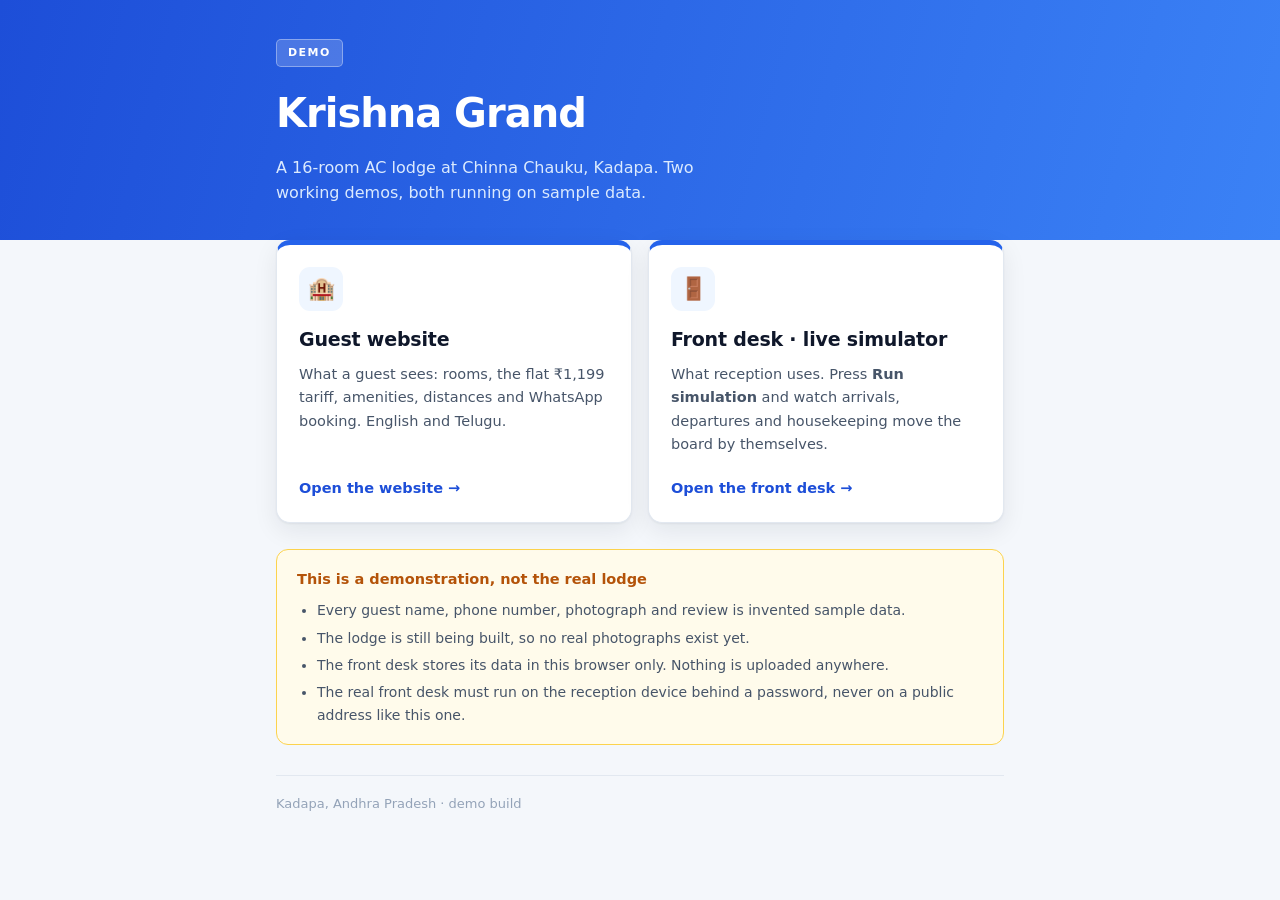
<file: lodge/index.html>
<!DOCTYPE html>
<html lang="en">
<head>
<meta charset="utf-8">
<meta name="viewport" content="width=device-width, initial-scale=1, viewport-fit=cover">
<title>Krishna Grand — demo</title>
<meta name="description" content="Working demo of the Krishna Grand lodge website and front desk system. Kadapa, Andhra Pradesh.">
<meta name="theme-color" content="#1d4ed8">
<meta name="robots" content="noindex">
<link rel="icon" href="data:image/svg+xml,<svg xmlns='http://www.w3.org/2000/svg' viewBox='0 0 100 100'><text y='.9em' font-size='90'>&#127976;</text></svg>">
<style>
:root{
  --blue-700:#1d4ed8; --blue-600:#2563eb; --blue-500:#3b82f6;
  --blue-100:#dbeafe; --blue-50:#eff6ff;
  --bg:#f4f7fb; --card:#fff; --ink:#0f172a; --ink-2:#475569; --ink-3:#94a3b8;
  --line:#e2e8f0; --amber:#b45309; --amber-bg:#fffbeb; --amber-line:#fcd34d;
  --shadow:0 1px 2px rgba(15,23,42,.05), 0 8px 24px rgba(15,23,42,.08);
}
@media (prefers-color-scheme:dark){
  :root:not([data-theme="light"]){
    --bg:#0b1220; --card:#121b2e; --ink:#e8eef9; --ink-2:#a3b0c6; --ink-3:#7c8aa3;
    --line:#1f2a40; --blue-50:#15233f; --blue-100:#1b2d52;
    --amber-bg:#2a1c0c; --amber-line:#7c5307; --amber:#fcd34d;
    --shadow:0 1px 2px rgba(0,0,0,.4), 0 8px 24px rgba(0,0,0,.4);
  }
}
*,*::before,*::after{box-sizing:border-box}
[hidden]{display:none!important}
body{
  margin:0;background:var(--bg);color:var(--ink);
  font-family:system-ui,-apple-system,'Segoe UI',Roboto,'Helvetica Neue',Arial,sans-serif;
  line-height:1.6;-webkit-font-smoothing:antialiased;
}
.wrap{max-width:760px;margin-inline:auto;padding:0 16px}
header{
  background:linear-gradient(105deg,var(--blue-700),var(--blue-500));color:#fff;
  padding-block:38px 34px;padding-top:calc(38px + env(safe-area-inset-top,0px));
}
.tag{
  display:inline-block;background:rgba(255,255,255,.18);border:1px solid rgba(255,255,255,.35);
  font-size:11px;font-weight:800;letter-spacing:.13em;padding:4px 11px;border-radius:5px;margin-bottom:14px;
}
h1{margin:0;font-size:clamp(28px,7vw,40px);font-weight:800;letter-spacing:-.025em;text-wrap:balance}
header p{margin:10px 0 0;color:#dbeafe;font-size:16px;max-width:46ch}
main{padding-block:28px 44px;padding-bottom:calc(44px + env(safe-area-inset-bottom,0px))}
.cards{display:grid;grid-template-columns:1fr;gap:16px}
@media (min-width:660px){ .cards{grid-template-columns:1fr 1fr} }
.card{
  display:flex;flex-direction:column;gap:9px;min-width:0;
  background:var(--card);border:1px solid var(--line);border-top:5px solid var(--blue-600);
  border-radius:14px;padding:22px;text-decoration:none;color:inherit;box-shadow:var(--shadow);
  transition:transform .14s ease, box-shadow .14s ease;
}
.card:hover{transform:translateY(-3px);box-shadow:0 4px 10px rgba(15,23,42,.1),0 18px 40px rgba(15,23,42,.14)}
.card .ic{
  width:44px;height:44px;border-radius:11px;background:var(--blue-50);
  display:grid;place-items:center;font-size:22px;line-height:1;
}
.card h2{margin:4px 0 0;font-size:19px;font-weight:800;letter-spacing:-.01em}
.card p{margin:0;font-size:14.5px;color:var(--ink-2)}
.go{margin-top:auto;padding-top:12px;font-weight:800;font-size:14.5px;color:var(--blue-700)}
.note{
  margin-top:26px;background:var(--amber-bg);border:1px solid var(--amber-line);
  border-radius:12px;padding:18px 20px;font-size:14px;color:var(--ink-2);
}
.note strong{color:var(--amber);display:block;margin-bottom:6px;font-size:14.5px}
.note ul{margin:8px 0 0;padding-left:20px;display:flex;flex-direction:column;gap:5px}
footer{border-top:1px solid var(--line);margin-top:30px;padding-top:18px;font-size:13px;color:var(--ink-3)}
:focus-visible{outline:3px solid var(--blue-600);outline-offset:3px;border-radius:10px}
</style>
</head>
<body>

<header>
  <div class="wrap">
    <span class="tag">DEMO</span>
    <h1>Krishna Grand</h1>
    <p>A 16-room AC lodge at Chinna Chauku, Kadapa. Two working demos, both running on sample data.</p>
  </div>
</header>

<main class="wrap">
  <div class="cards">
    <a class="card" href="site/">
      <span class="ic" aria-hidden="true">&#127976;</span>
      <h2>Guest website</h2>
      <p>What a guest sees: rooms, the flat &#8377;1,199 tariff, amenities, distances and WhatsApp booking. English and Telugu.</p>
      <span class="go">Open the website &rarr;</span>
    </a>
    <a class="card" href="pms/">
      <span class="ic" aria-hidden="true">&#128682;</span>
      <h2>Front desk &#183; live simulator</h2>
      <p>What reception uses. Press <b>Run simulation</b> and watch arrivals, departures and housekeeping move the board by themselves.</p>
      <span class="go">Open the front desk &rarr;</span>
    </a>
  </div>

  <div class="note">
    <strong>This is a demonstration, not the real lodge</strong>
    <ul>
      <li>Every guest name, phone number, photograph and review is invented sample data.</li>
      <li>The lodge is still being built, so no real photographs exist yet.</li>
      <li>The front desk stores its data in this browser only. Nothing is uploaded anywhere.</li>
      <li>The real front desk must run on the reception device behind a password, never on a public address like this one.</li>
    </ul>
  </div>

  <footer>Kadapa, Andhra Pradesh &#183; demo build</footer>
</main>

</body>
</html>
</file>
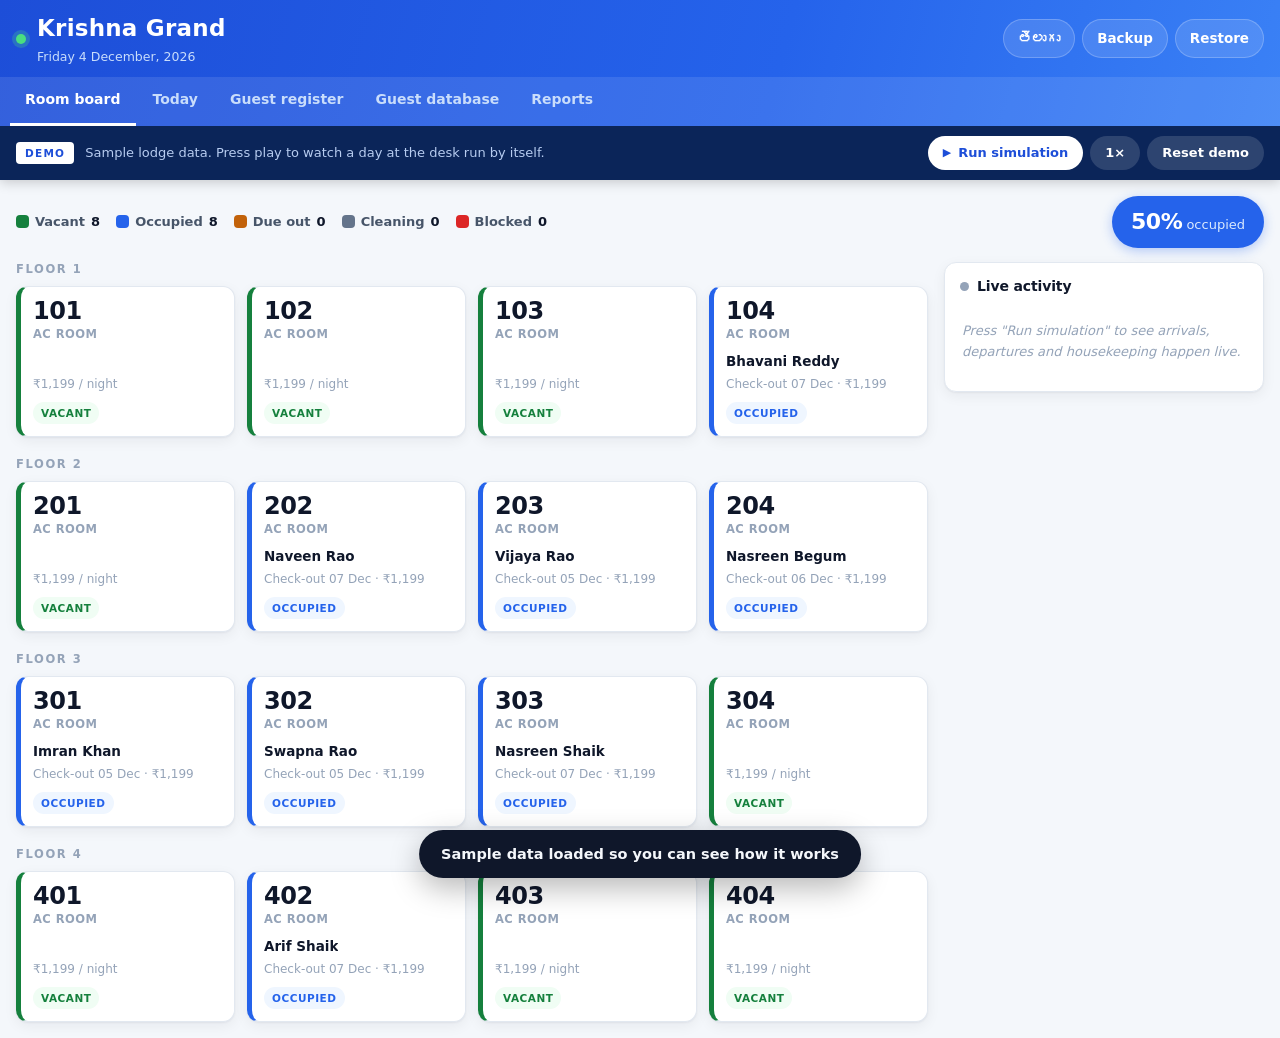
<file: lodge/pms/index.html>
<!DOCTYPE html>
<html lang="en">
<head>
<meta charset="utf-8">
<meta name="viewport" content="width=device-width, initial-scale=1, viewport-fit=cover">
<title>Reception Desk — Krishna Grand</title>
<meta name="description" content="Front desk system: room board, check-in and check-out, guest register, daily occupancy and revenue.">
<meta name="theme-color" content="#0b1530">
<link rel="icon" href="data:image/svg+xml,<svg xmlns='http://www.w3.org/2000/svg' viewBox='0 0 100 100'><text y='.9em' font-size='90'>&#128682;</text></svg>">
<link rel="stylesheet" href="css/pms.css">
</head>
<body>

<header class="top">
  <div class="top-in">
    <div class="top-brand">
      <span class="dot" aria-hidden="true"></span>
      <div>
        <strong id="topName">Reception Desk</strong>
        <small id="topDate"></small>
      </div>
    </div>
    <div class="top-act">
      <button class="mini" id="langBtn" type="button">తెలుగు</button>
      <button class="mini" id="backupBtn" type="button" data-i="backup">Backup</button>
      <button class="mini" id="restoreBtn" type="button" data-i="restore">Restore</button>
      <input type="file" id="restoreFile" accept="application/json" hidden>
    </div>
  </div>
  <nav class="tabs" role="tablist">
    <button class="tab is-on" data-tab="board"    role="tab" data-i="tabBoard">Room board</button>
    <button class="tab"       data-tab="today"    role="tab" data-i="tabToday">Today</button>
    <button class="tab"       data-tab="register" role="tab" data-i="tabRegister">Guest register</button>
    <button class="tab"       data-tab="guests"   role="tab" data-i="tabGuests">Guest database</button>
    <button class="tab"       data-tab="reports"  role="tab" data-i="tabReports">Reports</button>
  </nav>
  <div class="demobar">
    <span class="demo-tag" data-i="demoTag">DEMO</span>
    <span class="demo-txt" data-i="demoTxt">Sample lodge data. Press play to watch a day at the desk run by itself.</span>
    <div class="demo-act">
      <button class="sim" id="simBtn" type="button" disabled><span class="sim-ic" aria-hidden="true">&#9654;</span><span id="simLabel" data-i="simStart">Run simulation</span></button>
      <button class="sim sim-alt" id="simSpeed" type="button">1&times;</button>
      <button class="sim sim-alt" id="resetBtn" type="button" data-i="resetDemo">Reset demo</button>
    </div>
  </div>
</header>

<main>

<!-- ================= ROOM BOARD ================= -->
<section class="panel is-on" id="p-board" role="tabpanel">
  <div class="bar">
    <div class="legend">
      <span><i class="sw sw-vac"></i><b data-i="lgVacant">Vacant</b> <em id="cVac">0</em></span>
      <span><i class="sw sw-occ"></i><b data-i="lgOccupied">Occupied</b> <em id="cOcc">0</em></span>
      <span><i class="sw sw-due"></i><b data-i="lgDue">Due out</b> <em id="cDue">0</em></span>
      <span><i class="sw sw-cln"></i><b data-i="lgClean">Cleaning</b> <em id="cCln">0</em></span>
      <span><i class="sw sw-blk"></i><b data-i="lgBlocked">Blocked</b> <em id="cBlk">0</em></span>
    </div>
    <div class="occ-pill"><b id="occPct">0%</b> <span data-i="occupied">occupied</span></div>
  </div>
  <div class="board-split">
    <div class="floors" id="floors"><p class="board-loading" data-i="loadingRooms">Loading rooms…</p></div>
    <aside class="feed-box">
      <h2><span class="live-dot" id="liveDot" aria-hidden="true"></span><span data-i="hFeed">Live activity</span></h2>
      <ol class="feed" id="feed"></ol>
    </aside>
  </div>
</section>

<!-- ================= TODAY ================= -->
<section class="panel" id="p-today" role="tabpanel">
  <div class="kpis" id="kpis"></div>
  <div class="two">
    <div class="box">
      <h2 data-i="hInHouse">In-house guests</h2>
      <div class="tblwrap"><table class="tbl" id="inhouseTbl"></table></div>
    </div>
    <div class="box">
      <h2 data-i="hDueOut">Checking out today</h2>
      <div class="tblwrap"><table class="tbl" id="dueoutTbl"></table></div>
    </div>
  </div>
</section>

<!-- ================= REGISTER ================= -->
<section class="panel" id="p-register" role="tabpanel">
  <div class="bar">
    <div class="filters">
      <label><span data-i="from">From</span><input type="date" id="regFrom"></label>
      <label><span data-i="to">To</span><input type="date" id="regTo"></label>
      <input type="search" id="regSearch" placeholder="Name, phone, room, ID…">
    </div>
    <button class="mini mini-go" id="regCsv" type="button" data-i="exportCsv">Export CSV</button>
  </div>
  <p class="hint" data-i="regHint">This is your guest register. Keep it accurate — you are required to record every guest's name, address and photo ID. Export a copy whenever the police or an inspection asks for it.</p>
  <div class="tblwrap"><table class="tbl" id="regTbl"></table></div>
</section>

<!-- ================= GUEST DATABASE ================= -->
<section class="panel" id="p-guests" role="tabpanel">
  <div class="bar">
    <div class="filters">
      <input type="search" id="gSearch" placeholder="Search name or phone…">
      <select id="gSeg"></select>
    </div>
    <button class="mini mini-go" id="gCsv" type="button" data-i="exportCsv">Export CSV</button>
  </div>
  <p class="hint" data-i="gHint">Every guest who stays becomes a contact. Before Urs, exam weekends and festival dates, message the relevant segment on WhatsApp — repeat guests are the cheapest bookings you will ever get.</p>
  <div class="tblwrap"><table class="tbl" id="gTbl"></table></div>
</section>

<!-- ================= REPORTS ================= -->
<section class="panel" id="p-reports" role="tabpanel">
  <div class="bar">
    <div class="filters">
      <label><span data-i="period">Period</span>
        <select id="repDays">
          <option value="7">Last 7 days</option>
          <option value="30" selected>Last 30 days</option>
          <option value="90">Last 90 days</option>
        </select>
      </label>
    </div>
  </div>
  <div class="kpis" id="repKpis"></div>
  <div class="box">
    <h2 data-i="hDaily">Daily occupancy and revenue</h2>
    <div class="chart" id="chart"></div>
  </div>
  <div class="two">
    <div class="box">
      <h2 data-i="hSeg">Where your business comes from</h2>
      <div class="tblwrap"><table class="tbl" id="segTbl"></table></div>
    </div>
    <div class="box">
      <h2 data-i="hRoomPerf">Revenue by room type</h2>
      <div class="tblwrap"><table class="tbl" id="typeTbl"></table></div>
    </div>
  </div>
</section>

</main>

<!-- ================= CHECK-IN DIALOG ================= -->
<div class="dlg-wrap" id="ciWrap" hidden>
 <div class="dlg" role="dialog" aria-modal="true" aria-labelledby="ciTitle">
  <form id="ciForm">
    <header class="dlg-hd">
      <h2 id="ciTitle"><span data-i="checkInTo">Check in to room</span> <b id="ciRoom"></b></h2>
      <button class="x" type="button" data-close="ciWrap" aria-label="Close">&times;</button>
    </header>
    <div class="dlg-bd">
      <div class="f2">
        <label class="f"><span data-i="fName">Guest name</span><input name="name" required autocomplete="off"></label>
        <label class="f"><span data-i="fPhone">Mobile</span><input name="phone" inputmode="numeric" required autocomplete="off"></label>
      </div>
      <div class="f2">
        <label class="f"><span data-i="fIdType">ID type</span>
          <select name="idType">
            <option>Aadhaar</option><option>Voter ID</option><option>Driving Licence</option>
            <option>PAN</option><option>Passport</option><option>Other</option>
          </select>
        </label>
        <label class="f"><span data-i="fIdNo">ID number</span><input name="idNo" required autocomplete="off"></label>
      </div>
      <label class="f"><span data-i="fAddr">Address (town / district)</span><input name="address" autocomplete="off"></label>
      <div class="f2">
        <label class="f"><span data-i="fSeg">Why are they here?</span><select name="segment" id="ciSeg"></select></label>
        <label class="f"><span data-i="fPax">Number of guests</span><input name="pax" type="number" min="1" max="8" value="1"></label>
      </div>
      <div class="f2">
        <label class="f"><span data-i="fNights">Nights</span><input name="nights" type="number" min="1" max="120" value="1" id="ciNights"></label>
        <label class="f"><span data-i="fRate">Rate per night (₹)</span><input name="rate" type="number" min="0" step="1" id="ciRate"></label>
      </div>
      <div class="f2">
        <label class="f"><span data-i="fAdvance">Advance paid (₹)</span><input name="advance" type="number" min="0" step="1" value="0"></label>
        <label class="f"><span data-i="fPay">Payment mode</span>
          <select name="payMode"><option>Cash</option><option>UPI</option><option>Card</option><option>OTA / prepaid</option></select>
        </label>
      </div>
      <label class="f"><span data-i="fSource">Booking came from</span><select name="source" id="ciSource"></select></label>
      <label class="f"><span data-i="fNote">Note</span><input name="note" autocomplete="off"></label>
      <output class="calc" id="ciCalc"></output>
    </div>
    <footer class="dlg-ft">
      <button class="mini" type="button" data-close="ciWrap" data-i="cancel">Cancel</button>
      <button class="mini mini-go" type="button" id="ciConfirm" data-i="doCheckIn">Check in</button>
    </footer>
  </form>
 </div>
</div>

<!-- ================= ROOM ACTION DIALOG ================= -->
<div class="dlg-wrap" id="roomWrap" hidden>
 <div class="dlg" role="dialog" aria-modal="true" aria-labelledby="rdTitle">
  <div id="roomForm">
    <header class="dlg-hd">
      <h2 id="rdTitle"><span data-i="room">Room</span> <b id="rdRoom"></b></h2>
      <button class="x" type="button" data-close="roomWrap" aria-label="Close">&times;</button>
    </header>
    <div class="dlg-bd" id="rdBody"></div>
    <footer class="dlg-ft" id="rdFoot"></footer>
  </div>
 </div>
</div>

<div class="toast" id="toast" role="status" aria-live="polite"></div>

<script src="../site/config.js"></script>
<script src="js/pms.js"></script>
</body>
</html>
</file>
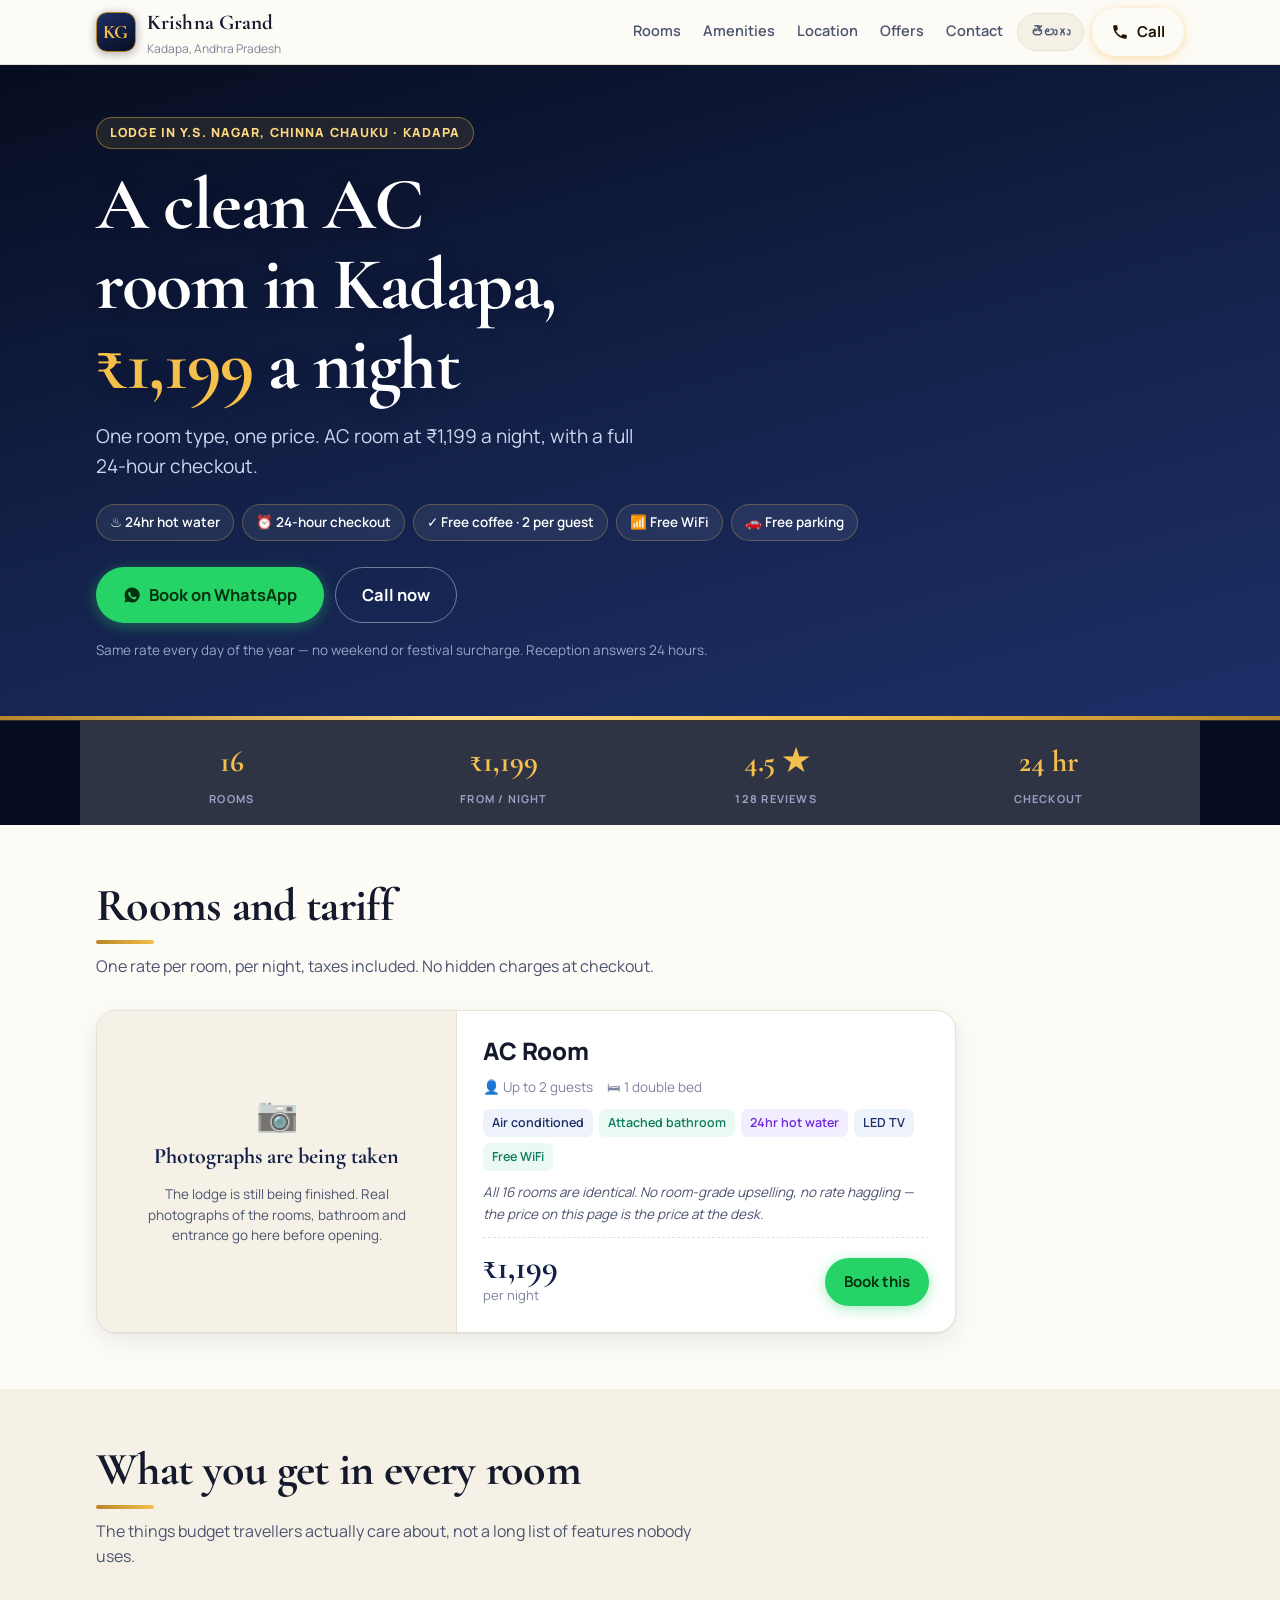
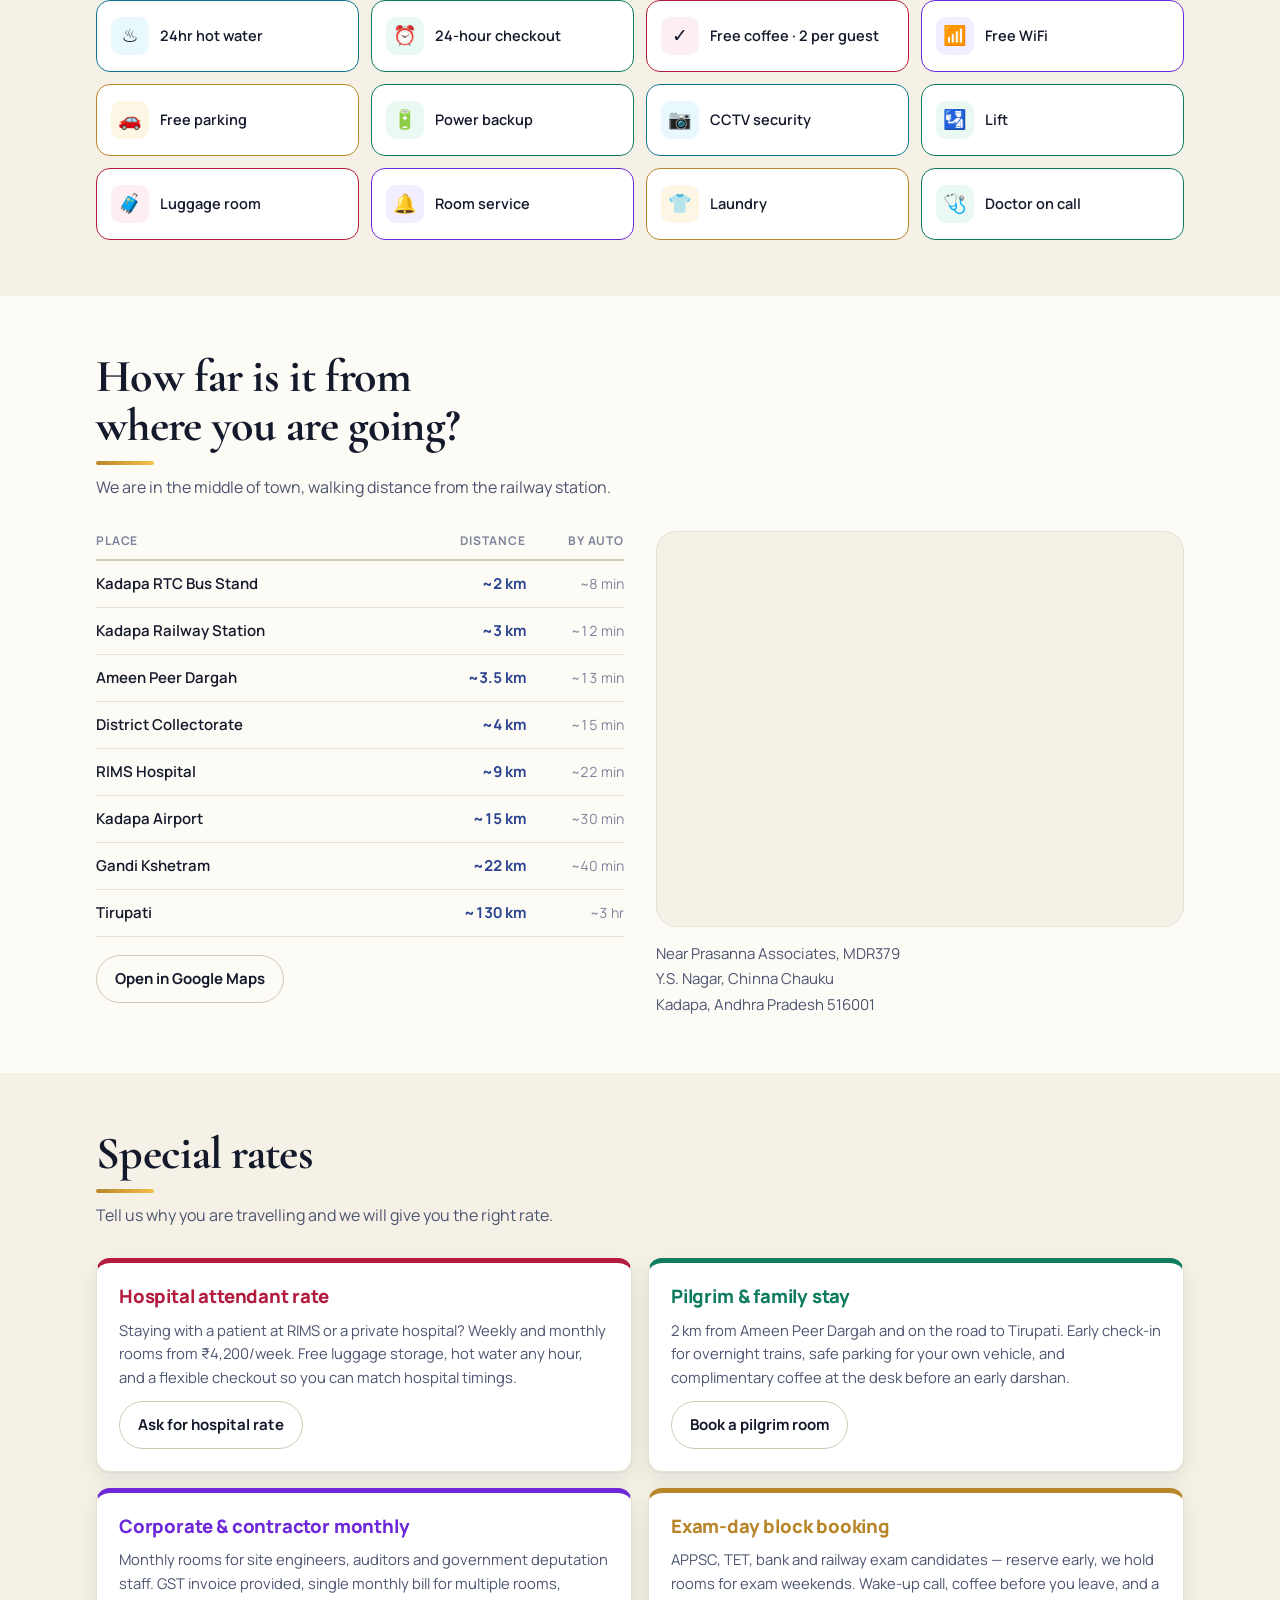
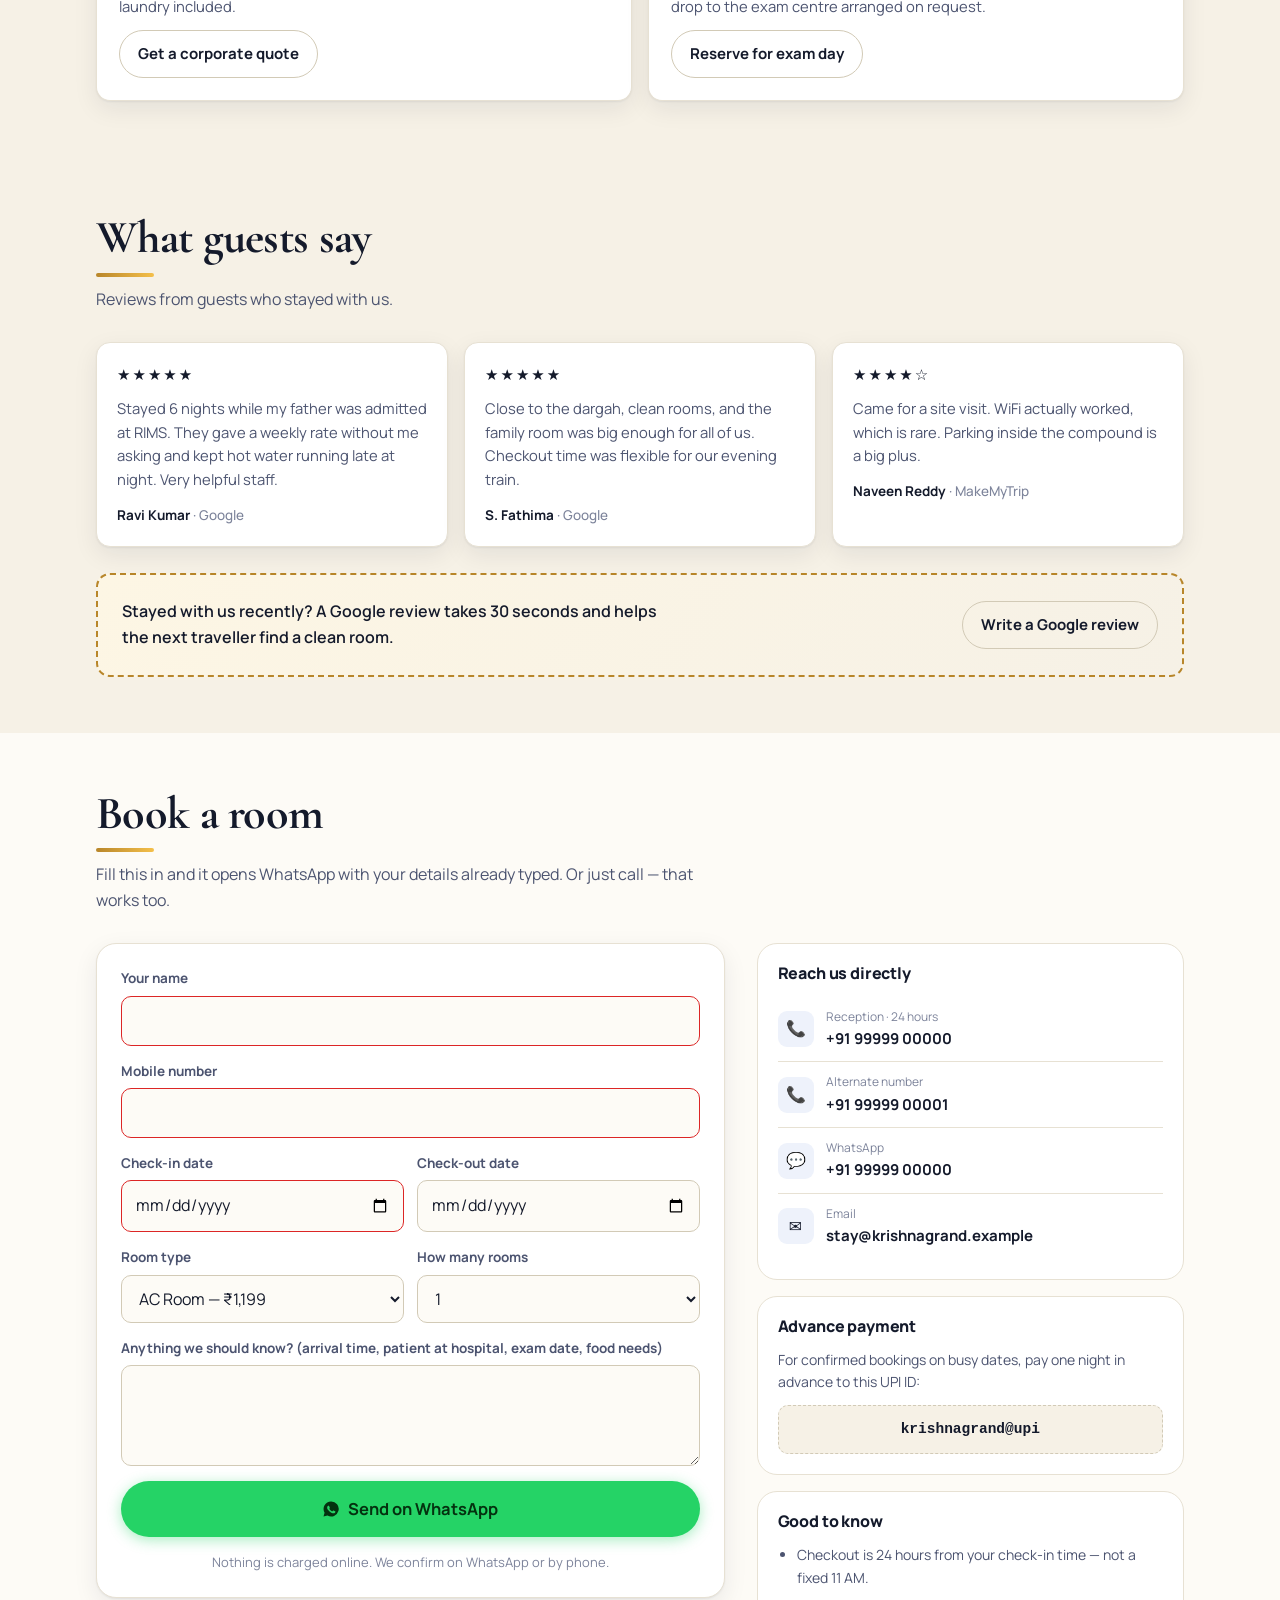
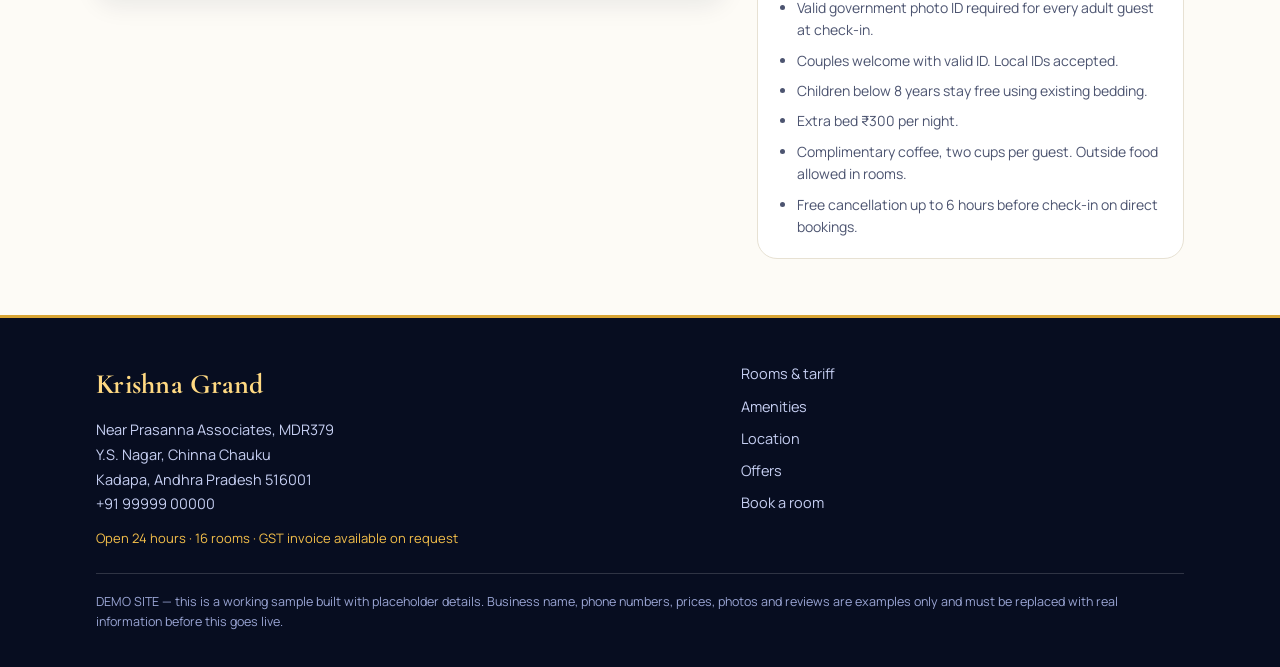
<file: lodge/site/index.html>
<!DOCTYPE html>
<html lang="en">
<head>
<meta charset="utf-8">
<meta name="viewport" content="width=device-width, initial-scale=1, viewport-fit=cover">
<title>Krishna Grand — Lodge in Chinna Chauku, Kadapa</title>
<meta name="description" content="Lodge in Chinna Chauku, Kadapa. 16 AC rooms at a flat ₹1,199 a night. 24-hour hot water, full 24-hour checkout, free coffee, free parking. Call or WhatsApp to book direct.">
<meta name="theme-color" content="#0b1530">
<meta property="og:type" content="website">
<meta property="og:title" content="Krishna Grand — Lodge in Kadapa">
<meta property="og:description" content="Clean AC & non-AC rooms from ₹700. Near railway station, dargah and RIMS. 24-hour checkout.">
<meta property="og:image" content="img/hero.svg">
<link rel="icon" href="data:image/svg+xml,<svg xmlns='http://www.w3.org/2000/svg' viewBox='0 0 100 100'><text y='.9em' font-size='90'>&#127976;</text></svg>">
<link rel="preconnect" href="https://fonts.googleapis.com">
<link rel="preconnect" href="https://fonts.gstatic.com" crossorigin>
<link href="https://fonts.googleapis.com/css2?family=Cormorant+Garamond:wght@600;700&family=Manrope:wght@400;500;600;700;800&family=Noto+Sans+Telugu:wght@400;600;700&display=swap" rel="stylesheet">
<link rel="stylesheet" href="css/style.css">
</head>
<body>

<a class="skip" href="#rooms">Skip to rooms and tariff</a>

<!-- ============ HEADER ============ -->
<header class="hdr" id="hdr">
  <div class="wrap hdr-in">
    <a class="brand" href="#top">
      <span class="brand-mark" aria-hidden="true">SL</span>
      <span class="brand-txt">
        <strong data-bind="name"></strong>
        <small data-bind="cityLine"></small>
      </span>
    </a>
    <nav class="nav" aria-label="Main">
      <a href="#rooms">Rooms</a>
      <a href="#amenities">Amenities</a>
      <a href="#location">Location</a>
      <a href="#offers">Offers</a>
      <a href="#contact">Contact</a>
    </nav>
    <div class="hdr-act">
      <button class="lang" id="langBtn" type="button" aria-label="Switch language">తెలుగు</button>
      <a class="btn btn-call" data-bind-href="tel"><svg viewBox="0 0 24 24" aria-hidden="true"><path d="M6.6 10.8a15.1 15.1 0 0 0 6.6 6.6l2.2-2.2c.3-.3.7-.4 1-.2 1.2.4 2.4.6 3.6.6.6 0 1 .4 1 1V20c0 .6-.4 1-1 1A17 17 0 0 1 3 4c0-.6.4-1 1-1h3.5c.6 0 1 .4 1 1 0 1.3.2 2.5.6 3.6.1.4 0 .8-.2 1l-2.3 2.2z"/></svg><span>Call</span></a>
    </div>
  </div>
</header>

<!-- ============ HERO ============ -->
<section class="hero" id="top">
  <div class="hero-bg"><img src="img/hero.svg" alt="" width="800" height="600"></div>
  <div class="wrap hero-in">
    <p class="eyebrow" data-bind="heroEyebrow"></p>
    <h1 data-bind-html="heroTitle"></h1>
    <p class="hero-sub" data-bind="tagline"></p>

    <ul class="hero-pills" id="heroPills"></ul>

    <div class="hero-cta">
      <a class="btn btn-wa btn-lg" data-bind-href="waBook">
        <svg viewBox="0 0 24 24" aria-hidden="true"><path d="M12 2a10 10 0 0 0-8.6 15L2 22l5.2-1.4A10 10 0 1 0 12 2zm5.8 14.2c-.2.7-1.4 1.3-2 1.4-.5.1-1.1.1-1.8-.1-.4-.1-1-.3-1.7-.6a12 12 0 0 1-4.6-4.1c-.3-.5-.8-1.4-.8-2.6 0-1.2.6-1.8.9-2.1.2-.2.5-.3.7-.3h.5c.2 0 .4 0 .6.5l.8 2c.1.2 0 .4 0 .5l-.4.5c-.1.2-.3.3-.1.6.2.3.7 1.2 1.5 1.9 1 .9 1.8 1.2 2.1 1.3.2.1.4.1.6-.1l.7-.9c.2-.2.3-.2.6-.1l2 .9c.2.1.4.2.4.3.1.1.1.5-.1 1z"/></svg>
        <span data-bind="ctaWhatsApp"></span>
      </a>
      <a class="btn btn-ghost btn-lg" data-bind-href="tel"><span data-bind="ctaCall"></span></a>
    </div>

    <p class="hero-note" data-bind="directNote"></p>
  </div>
</section>

<!-- ============ TRUST STRIP ============ -->
<section class="trust" aria-label="At a glance">
  <div class="wrap trust-in" id="trustIn"></div>
</section>

<!-- ============ ROOMS & TARIFF ============ -->
<section class="sec" id="rooms">
  <div class="wrap">
    <header class="sec-hd">
      <h2 data-bind="h2Rooms"></h2>
      <p data-bind="pRooms"></p>
    </header>
    <div class="rooms" id="roomsGrid"></div>

    <!-- long stay -->
    <div class="longstay" id="longstay">
      <div class="ls-hd">
        <h3 data-bind="h3LongStay"></h3>
        <p data-bind="pLongStay"></p>
      </div>
      <div class="ls-grid" id="lsGrid"></div>
    </div>
  </div>
</section>

<!-- ============ AMENITIES ============ -->
<section class="sec sec-alt" id="amenities">
  <div class="wrap">
    <header class="sec-hd">
      <h2 data-bind="h2Amenities"></h2>
      <p data-bind="pAmenities"></p>
    </header>
    <ul class="amen" id="amenGrid"></ul>
  </div>
</section>

<!-- ============ LOCATION / DISTANCES ============ -->
<section class="sec" id="location">
  <div class="wrap">
    <header class="sec-hd">
      <h2 data-bind="h2Location"></h2>
      <p data-bind="pLocation"></p>
    </header>
    <div class="loc">
      <div class="loc-list">
        <table class="dist">
          <thead><tr><th data-bind="thPlace"></th><th data-bind="thDist"></th><th data-bind="thTime"></th></tr></thead>
          <tbody id="distBody"></tbody>
        </table>
        <a class="btn btn-ghost" data-bind-href="maps" target="_blank" rel="noopener">
          <span data-bind="ctaDirections"></span>
        </a>
      </div>
      <div class="loc-map">
        <iframe id="mapFrame" title="Map showing the lodge location" loading="lazy" referrerpolicy="no-referrer-when-downgrade" allowfullscreen></iframe>
        <address id="addrBlock"></address>
      </div>
    </div>
  </div>
</section>

<!-- ============ OFFERS ============ -->
<section class="sec sec-alt" id="offers">
  <div class="wrap">
    <header class="sec-hd">
      <h2 data-bind="h2Offers"></h2>
      <p data-bind="pOffers"></p>
    </header>
    <div class="offers" id="offersGrid"></div>
  </div>
</section>

<!-- ============ GALLERY ============ -->
<section class="sec" id="gallery">
  <div class="wrap">
    <header class="sec-hd">
      <h2 data-bind="h2Gallery"></h2>
      <p data-bind="pGallery"></p>
    </header>
    <div class="gal" id="galGrid"></div>
  </div>
</section>

<!-- ============ REVIEWS ============ -->
<section class="sec sec-alt" id="reviews">
  <div class="wrap">
    <header class="sec-hd">
      <h2 data-bind="h2Reviews"></h2>
      <p data-bind="pReviews"></p>
    </header>
    <div class="revs" id="revGrid"></div>
    <div class="rev-cta">
      <p data-bind="reviewAsk"></p>
      <a class="btn btn-ghost" data-bind-href="review" target="_blank" rel="noopener"><span data-bind="ctaReview"></span></a>
    </div>
  </div>
</section>

<!-- ============ BOOKING ============ -->
<section class="sec" id="contact">
  <div class="wrap">
    <header class="sec-hd">
      <h2 data-bind="h2Book"></h2>
      <p data-bind="pBook"></p>
    </header>

    <div class="book">
      <form class="bk-form" id="bookForm" novalidate>
        <div class="fld">
          <label for="bkName" data-bind="lblName"></label>
          <input id="bkName" name="name" type="text" autocomplete="name" required>
        </div>
        <div class="fld">
          <label for="bkPhone" data-bind="lblPhone"></label>
          <input id="bkPhone" name="phone" type="tel" inputmode="numeric" autocomplete="tel" required>
        </div>
        <div class="fld-row">
          <div class="fld">
            <label for="bkIn" data-bind="lblIn"></label>
            <input id="bkIn" name="checkin" type="date" required>
          </div>
          <div class="fld">
            <label for="bkOut" data-bind="lblOut"></label>
            <input id="bkOut" name="checkout" type="date">
          </div>
        </div>
        <div class="fld-row">
          <div class="fld">
            <label for="bkRoom" data-bind="lblRoom"></label>
            <select id="bkRoom" name="room"></select>
          </div>
          <div class="fld">
            <label for="bkQty" data-bind="lblQty"></label>
            <select id="bkQty" name="qty"></select>
          </div>
        </div>
        <div class="fld">
          <label for="bkNote" data-bind="lblNote"></label>
          <textarea id="bkNote" name="note" rows="3"></textarea>
        </div>

        <output class="est" id="est" aria-live="polite"></output>

        <button class="btn btn-wa btn-lg btn-block" type="submit">
          <svg viewBox="0 0 24 24" aria-hidden="true"><path d="M12 2a10 10 0 0 0-8.6 15L2 22l5.2-1.4A10 10 0 1 0 12 2zm5.8 14.2c-.2.7-1.4 1.3-2 1.4-.5.1-1.1.1-1.8-.1-.4-.1-1-.3-1.7-.6a12 12 0 0 1-4.6-4.1c-.3-.5-.8-1.4-.8-2.6 0-1.2.6-1.8.9-2.1.2-.2.5-.3.7-.3h.5c.2 0 .4 0 .6.5l.8 2c.1.2 0 .4 0 .5l-.4.5c-.1.2-.3.3-.1.6.2.3.7 1.2 1.5 1.9 1 .9 1.8 1.2 2.1 1.3.2.1.4.1.6-.1l.7-.9c.2-.2.3-.2.6-.1l2 .9c.2.1.4.2.4.3.1.1.1.5-.1 1z"/></svg>
          <span data-bind="ctaSend"></span>
        </button>
        <p class="bk-hint" data-bind="bkHint"></p>
      </form>

      <aside class="bk-side">
        <div class="card-contact">
          <h3 data-bind="h3Reach"></h3>
          <a class="row-link" data-bind-href="tel">
            <span class="ri">&#128222;</span>
            <span><small data-bind="lblCall24"></small><strong data-bind="phone1"></strong></span>
          </a>
          <a class="row-link" data-bind-href="tel2">
            <span class="ri">&#128222;</span>
            <span><small data-bind="lblAlt"></small><strong data-bind="phone2"></strong></span>
          </a>
          <a class="row-link" data-bind-href="waPlain">
            <span class="ri">&#128172;</span>
            <span><small>WhatsApp</small><strong data-bind="phone1"></strong></span>
          </a>
          <a class="row-link" data-bind-href="mail">
            <span class="ri">&#9993;</span>
            <span><small data-bind="lblEmail"></small><strong data-bind="email"></strong></span>
          </a>
        </div>

        <div class="card-upi">
          <h3 data-bind="h3Upi"></h3>
          <p data-bind="pUpi"></p>
          <div class="upi-id" id="upiId"></div>
        </div>

        <div class="card-policy">
          <h3 data-bind="h3Policy"></h3>
          <ul id="policyList"></ul>
        </div>
      </aside>
    </div>
  </div>
</section>

<!-- ============ FOOTER ============ -->
<footer class="ftr">
  <div class="wrap ftr-in">
    <div class="ftr-brand">
      <strong data-bind="name"></strong>
      <address id="ftrAddr"></address>
      <p class="ftr-reg" data-bind="ftrReg"></p>
    </div>
    <nav class="ftr-nav" aria-label="Footer">
      <a href="#rooms">Rooms &amp; tariff</a>
      <a href="#amenities">Amenities</a>
      <a href="#location">Location</a>
      <a href="#offers">Offers</a>
      <a href="#contact">Book a room</a>
    </nav>
    <p class="ftr-demo" data-bind="demoNote"></p>
  </div>
</footer>

<!-- ============ STICKY MOBILE BAR ============ -->
<div class="sticky" role="group" aria-label="Quick booking">
  <a class="sb sb-call" data-bind-href="tel"><span>&#128222;</span><b data-bind="ctaCall"></b></a>
  <a class="sb sb-wa" data-bind-href="waBook"><span>&#128172;</span><b>WhatsApp</b></a>
</div>

<script src="config.js"></script>
<script src="js/main.js"></script>
</body>
</html>
</file>
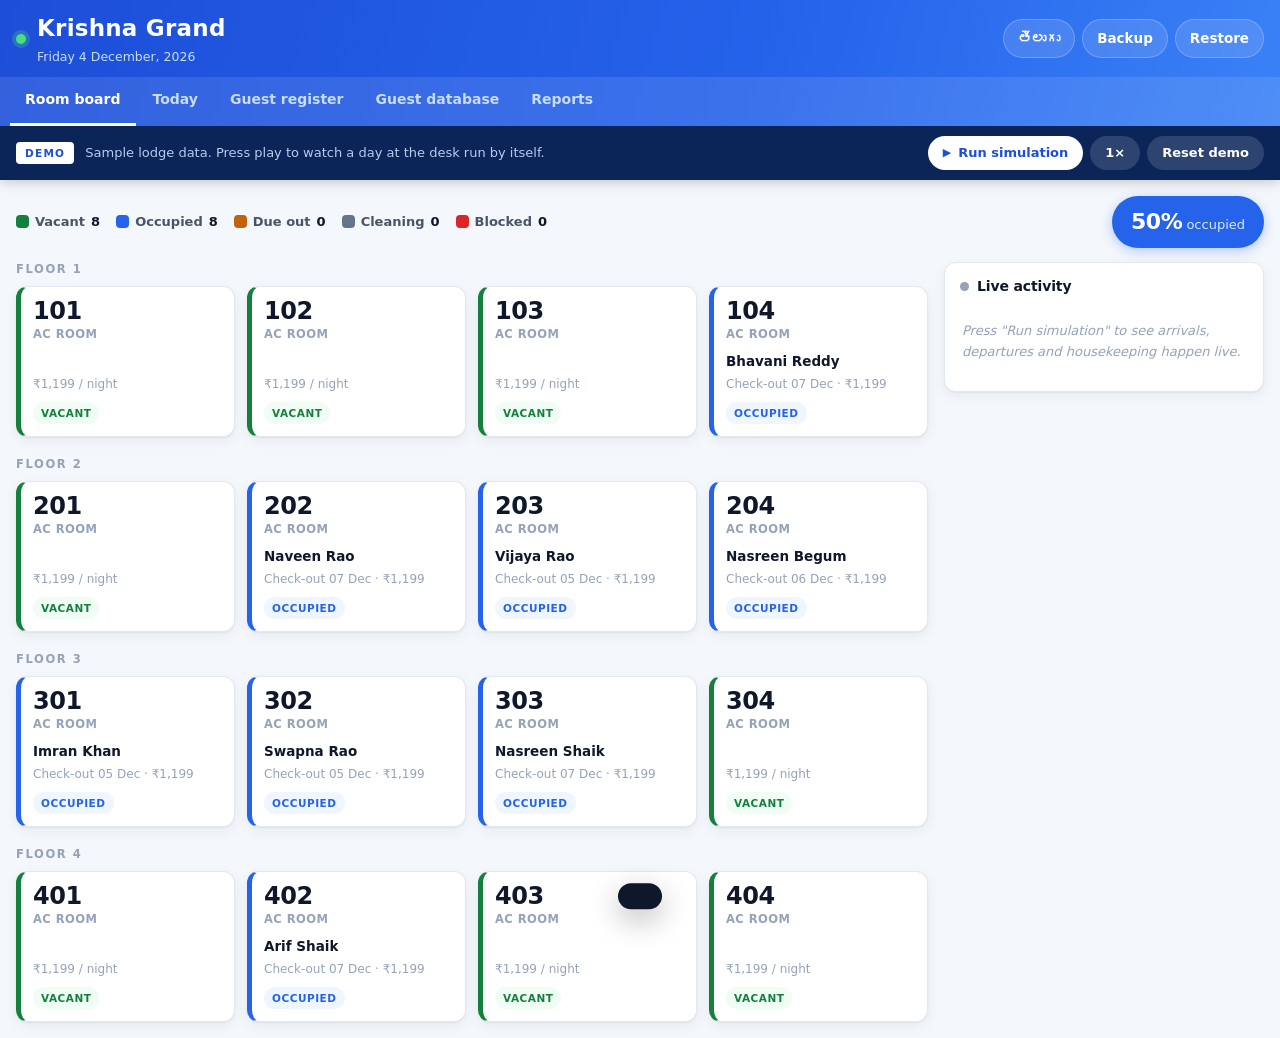
<file: lodge/standalone/front-desk.html>
<!DOCTYPE html>
<html lang="en">
<head>
<meta charset="utf-8">
<meta name="viewport" content="width=device-width, initial-scale=1, viewport-fit=cover">
<title>Reception Desk — Krishna Grand</title>
<meta name="description" content="Front desk system: room board, check-in and check-out, guest register, daily occupancy and revenue.">
<meta name="theme-color" content="#0b1530">
<link rel="icon" href="data:image/svg+xml,<svg xmlns='http://www.w3.org/2000/svg' viewBox='0 0 100 100'><text y='.9em' font-size='90'>&#128682;</text></svg>">
<style>
/* ===========================================================
   pms.css — reception desk
   Designed for a cheap Android tablet or an old laptop at the
   front desk. Big touch targets, high contrast, no animation
   that gets in the way of someone checking in a guest at 2 AM.
   =========================================================== */

/* ---------- palette: white and blue ----------
   A clean white dashboard with a blue header, the way hotel
   front-desk software normally looks. Blue carries identity and
   emphasis; the room-status colours stay separate from it,
   because they mean something and must not be confused with
   branding. */
:root{
  --blue-900:#0b2559; --blue-800:#14357f; --blue-700:#1d4ed8;
  --blue-600:#2563eb; --blue-500:#3b82f6; --blue-200:#bfdbfe;
  --blue-100:#dbeafe; --blue-50:#eff6ff;

  /* status colours: meaning, not decoration */
  --st-vac:#15803d;  --st-vac-bg:#f0fdf4;
  --st-occ:#2563eb;  --st-occ-bg:#eff6ff;
  --st-due:#c2620a;  --st-due-bg:#fff7ed;
  --st-cln:#64748b;  --st-cln-bg:#f1f5f9;
  --st-blk:#dc2626;  --st-blk-bg:#fef2f2;

  --green:#15803d; --green-50:#f0fdf4;
  --red:#dc2626;   --red-50:#fef2f2;
  --blue:#2563eb;  --blue-bg:#eff6ff;
  --grey:#64748b;  --grey-50:#f1f5f9;
  --amber:#c2620a; --amber-dk:#9a4d06;
  --gold:#2563eb; --gold-lt:#3b82f6; --gold-dk:#1d4ed8;

  --brand-900:#0b2559; --brand-700:#1d4ed8; --brand-600:#2563eb; --brand-50:#eff6ff;

  --bg:#f4f7fb; --card:#ffffff; --ink:#0f172a; --ink-2:#475569; --ink-3:#94a3b8;
  --line:#e2e8f0; --line-2:#cbd5e1;
  --shadow:0 1px 2px rgba(15,23,42,.05), 0 4px 14px rgba(15,23,42,.06);
  --r:12px;
}
@media (prefers-color-scheme:dark){
  :root:not([data-theme="light"]){
    --bg:#0b1220; --card:#121b2e; --ink:#e8eef9; --ink-2:#a3b0c6; --ink-3:#7c8aa3;
    --line:#1f2a40; --line-2:#2c3b57; --brand-50:#15233f; --grey-50:#16203a;
    --blue-50:#15233f; --blue-100:#1b2d52;
    --st-vac-bg:#0c2418; --st-occ-bg:#15233f; --st-due-bg:#2a1c0c;
    --st-cln-bg:#1a2236; --st-blk-bg:#2c1214;
    --green-50:#0c2418; --red-50:#2c1214; --blue-bg:#15233f;
    --shadow:0 1px 2px rgba(0,0,0,.4), 0 4px 14px rgba(0,0,0,.35);
  }
}

*,*::before,*::after{box-sizing:border-box}
/* An author `display` rule beats the browser's own [hidden]{display:none},
   which would leave a closed overlay as an invisible full-screen layer
   swallowing every tap. This must come before any component sets display. */
[hidden]{display:none!important}
html{-webkit-text-size-adjust:100%}
body{
  margin:0;background:var(--bg);color:var(--ink);
  /* System faces only: this page has to open on a reception device with
     no internet, so it must not wait on a webfont host. */
  font-family:system-ui,-apple-system,'Segoe UI',Roboto,'Helvetica Neue',Arial,sans-serif;
  font-size:15px;line-height:1.55;-webkit-font-smoothing:antialiased;
}
body.te{font-family:'Noto Sans Telugu',system-ui,-apple-system,'Segoe UI',Roboto,sans-serif}
h1,h2{margin:0;line-height:1.25;letter-spacing:-.01em}
p{margin:0}
:focus-visible{outline:3px solid var(--blue-600);outline-offset:2px;border-radius:6px}

/* ---------- top bar ---------- */
.top{position:sticky;top:0;z-index:50;color:#fff;box-shadow:0 2px 12px rgba(0,0,0,.2);
  background:linear-gradient(105deg,var(--blue-700),var(--blue-600) 60%,var(--blue-500));
  border-bottom:0}
.top-in{display:flex;align-items:center;gap:12px;padding:11px 16px;flex-wrap:wrap}
.top-brand{display:flex;align-items:center;gap:11px;margin-right:auto}
.top-brand .dot{width:10px;height:10px;border-radius:50%;background:#4ade80;box-shadow:0 0 0 4px rgba(74,222,128,.25)}
.top-brand strong{display:block;font-family:system-ui,-apple-system,'Segoe UI',Roboto,sans-serif;
  font-size:23px;font-weight:700;color:#fff;letter-spacing:.01em}
.top-brand small{display:block;font-size:12.5px;color:#c9ddfb}
.top-act{display:flex;gap:7px;flex-wrap:wrap}
.mini{
  background:rgba(255,255,255,.12);border:1px solid rgba(255,255,255,.22);color:#fff;
  border-radius:999px;padding:8px 14px;font:inherit;font-size:13.5px;font-weight:600;cursor:pointer;
}
.mini:hover{background:rgba(255,255,255,.22)}
.mini-go{background:#fff;border-color:#fff;color:var(--blue-700);font-weight:800}
.mini-go:hover{filter:brightness(1.07)}

.tabs{display:flex;gap:2px;padding:0 10px;overflow-x:auto;background:rgba(255,255,255,.10);scrollbar-width:none}
.tabs::-webkit-scrollbar{display:none}
.tab{
  background:none;border:0;border-bottom:3px solid transparent;color:#c9ddfb;
  padding:12px 15px;font:inherit;font-size:14px;font-weight:700;cursor:pointer;white-space:nowrap;
}
.tab:hover{color:#fff}
.tab.is-on{color:#fff;border-color:#fff}

main{padding:16px;max-width:1400px;margin-inline:auto}
.panel{display:none}
.panel.is-on{display:block}

/* ---------- bars & filters ---------- */
.bar{display:flex;flex-wrap:wrap;gap:12px;align-items:center;justify-content:space-between;margin-bottom:14px}
.bar .mini{background:var(--card);border-color:var(--line-2);color:var(--ink)}
.bar .mini:hover{border-color:var(--brand-600);background:var(--brand-50)}
.bar .mini-go{background:var(--brand-700);border-color:var(--brand-700);color:#fff}
.bar .mini-go:hover{background:var(--brand-900);color:#fff}
.filters{display:flex;flex-wrap:wrap;gap:10px;align-items:center}
.filters label{display:flex;align-items:center;gap:7px;font-size:13px;font-weight:700;color:var(--ink-2)}
.filters input,.filters select{
  font:inherit;font-size:15px;padding:8px 11px;border:1px solid var(--line-2);
  border-radius:9px;background:var(--card);color:var(--ink);
}
.filters input[type=search]{min-width:210px}
.hint{font-size:13.5px;color:var(--ink-3);margin-bottom:12px;max-width:88ch;line-height:1.6}

.legend{display:flex;flex-wrap:wrap;gap:8px 16px;font-size:13px}
.legend span{display:flex;align-items:center;gap:6px}
.legend b{font-weight:600;color:var(--ink-2)}
.legend em{font-style:normal;font-weight:800;font-variant-numeric:tabular-nums}
.sw{width:13px;height:13px;border-radius:4px;display:inline-block;flex:none}
.sw-vac{background:var(--st-vac)} .sw-occ{background:var(--st-occ)} .sw-due{background:var(--st-due)}
.sw-cln{background:var(--st-cln)} .sw-blk{background:var(--st-blk)}
.occ-pill{background:var(--blue-600);color:#dbeafe;border:0;border-radius:999px;
  padding:9px 19px;font-size:13px;box-shadow:0 3px 12px rgba(37,99,235,.32)}
.occ-pill b{font-size:22px;font-weight:800;color:#fff;letter-spacing:-.02em}

/* ---------- room board ---------- */
.floors{display:flex;flex-direction:column;gap:20px}
.floor h2{font-size:11.5px;letter-spacing:.14em;text-transform:uppercase;color:var(--ink-3);
  font-weight:800;margin-bottom:10px}
/* auto-fit (not auto-fill) collapses the empty tracks, so a floor of four
   rooms spreads across the board instead of huddling on the left. */
.rgrid{display:grid;grid-template-columns:repeat(auto-fit,minmax(148px,1fr));gap:12px;max-width:1120px}
.rm{
  background:var(--card);border:1px solid var(--line);border-left:5px solid var(--grey);
  border-radius:var(--r);padding:12px;text-align:left;cursor:pointer;font:inherit;color:inherit;
  box-shadow:var(--shadow);min-height:104px;display:flex;flex-direction:column;gap:3px;
  transition:transform .1s ease, box-shadow .1s ease;
}
.rm:hover{transform:translateY(-2px);box-shadow:0 4px 10px rgba(11,21,48,.12),0 12px 28px rgba(11,21,48,.14)}
.rm:active{transform:translateY(0)}
.rm-no{font-size:24px;font-weight:800;letter-spacing:-.02em;line-height:1;color:var(--ink)}
.rm-ty{font-size:11.5px;color:var(--ink-3);font-weight:600;text-transform:uppercase;letter-spacing:.04em}
.rm-gs{font-size:13.5px;font-weight:700;margin-top:4px;overflow:hidden;text-overflow:ellipsis;white-space:nowrap}
.rm-sub{font-size:12px;color:var(--ink-3);margin-top:auto}
.rm-st{
  align-self:flex-start;font-size:10.5px;font-weight:800;letter-spacing:.05em;text-transform:uppercase;
  padding:3px 8px;border-radius:999px;margin-top:5px;
}
.rm-vac{border-left-color:var(--st-vac)} .rm-vac .rm-st{background:var(--st-vac-bg);color:var(--st-vac)}
.rm-occ{border-left-color:var(--st-occ)} .rm-occ .rm-st{background:var(--st-occ-bg);color:var(--st-occ)}
.rm-due{border-left-color:var(--st-due)} .rm-due .rm-st{background:var(--st-due-bg);color:var(--st-due)}
.rm-cln{border-left-color:var(--st-cln)} .rm-cln .rm-st{background:var(--st-cln-bg);color:var(--st-cln)}
.rm-blk{border-left-color:var(--st-blk)} .rm-blk .rm-st{background:var(--st-blk-bg);color:var(--st-blk)}
/* a room that just changed in the simulation pulses once */
.rm.just-changed{animation:pulse 1.1s ease}
@keyframes pulse{
  0%{box-shadow:0 0 0 0 rgba(37,99,235,.55)}
  100%{box-shadow:0 0 0 16px rgba(37,99,235,0)}
}
@media (prefers-reduced-motion:reduce){.rm.just-changed{animation:none}}

/* ---------- KPIs ---------- */
.kpis{display:grid;grid-template-columns:repeat(auto-fit,minmax(158px,1fr));gap:11px;margin-bottom:18px}
.kpi{background:var(--card);border:1px solid var(--line);border-top:4px solid var(--brand-600);
  border-radius:var(--r);padding:15px;box-shadow:var(--shadow)}
.kpi{border-top-color:var(--blue-600)}
.kpi b{color:var(--blue-700)}
.kpi b{display:block;font-size:31px;font-weight:800;letter-spacing:-.03em;
  font-variant-numeric:tabular-nums;color:var(--blue-700);line-height:1.08}
.kpi.kpi-sm b{font-family:'Manrope',system-ui,sans-serif;font-size:17px;font-weight:800;line-height:1.3}
.kpi span{display:block;font-size:12px;color:var(--ink-3);font-weight:600;text-transform:uppercase;letter-spacing:.05em;margin-top:2px}
.kpi small{display:block;font-size:12.5px;color:var(--ink-2);margin-top:6px}

/* ---------- boxes & tables ---------- */
.two{display:grid;grid-template-columns:1fr;gap:16px}
@media (min-width:1000px){ .two{grid-template-columns:1fr 1fr} }
.box{background:var(--card);border:1px solid var(--line);border-radius:var(--r);padding:17px;box-shadow:var(--shadow);margin-bottom:16px}
.box h2{font-size:16px;font-weight:800;margin-bottom:13px;letter-spacing:-.01em}
.tblwrap{overflow-x:auto;-webkit-overflow-scrolling:touch}
.tbl{width:100%;border-collapse:collapse;font-size:14px;min-width:520px}
.tbl th{
  text-align:left;font-size:11px;letter-spacing:.07em;text-transform:uppercase;color:var(--ink-3);
  font-weight:800;padding:0 12px 9px 0;border-bottom:2px solid var(--line-2);white-space:nowrap;
}
.tbl td{padding:10px 12px 10px 0;border-bottom:1px solid var(--line);vertical-align:top}
.tbl tr:last-child td{border-bottom:0}
.tbl tbody tr:hover{background:var(--brand-50)}
.tbl .num{text-align:right;font-variant-numeric:tabular-nums;font-weight:700;padding-right:0}
.tbl .empty{text-align:center;color:var(--ink-3);padding:26px 0;font-style:italic}
.pill{display:inline-block;font-size:11px;font-weight:800;padding:2px 9px;border-radius:999px;
  background:var(--brand-50);color:var(--brand-700);letter-spacing:.03em}
.wa{display:inline-flex;align-items:center;gap:5px;text-decoration:none;color:var(--green);font-weight:700;font-size:13px;white-space:nowrap}
.wa:hover{text-decoration:underline}

/* ---------- chart ---------- */
.chart{display:flex;align-items:flex-end;gap:3px;height:170px;padding-top:12px;overflow-x:auto}
.cbar{flex:1;min-width:9px;display:flex;flex-direction:column;justify-content:flex-end;height:100%;position:relative}
.cbar i{display:block;border-radius:3px 3px 0 0;min-height:2px;transition:filter .12s;
  background:linear-gradient(180deg,var(--blue-500),var(--blue-700))}
.cbar:hover i{filter:brightness(1.35) saturate(1.3)}
.cbar::after{
  content:attr(data-tip);position:absolute;bottom:100%;left:50%;transform:translateX(-50%);
  background:var(--ink);color:var(--bg);font-size:11px;font-weight:600;padding:5px 9px;border-radius:6px;
  white-space:nowrap;opacity:0;pointer-events:none;transition:opacity .12s;z-index:5;
}
.cbar:hover::after{opacity:1}

/* ---------- overlays ---------- */
.dlg-wrap{
  position:fixed;inset:0;z-index:80;display:flex;align-items:center;justify-content:center;
  padding:14px;background:rgba(15,23,42,.55);overflow-y:auto;
  padding-top:max(14px,env(safe-area-inset-top,0px));
  padding-bottom:max(14px,env(safe-area-inset-bottom,0px));
}
.dlg{
  border:0;border-radius:16px;padding:0;max-width:620px;width:100%;margin:auto;
  background:var(--card);color:var(--ink);box-shadow:0 20px 60px rgba(0,0,0,.45);
}
/* on a phone the overlay behaves as a full-height sheet */
@media (max-width:560px){
  .dlg-wrap{padding:0;align-items:stretch}
  .dlg{border-radius:0;min-height:100%}
  .dlg-ft{border-radius:0}
}
.dlg-hd{display:flex;align-items:center;gap:12px;padding:17px 20px;border-bottom:1px solid var(--line)}
.dlg-hd h2{font-size:18px;font-weight:800;margin-right:auto}
.dlg-hd b{color:var(--brand-700)}
.x{background:none;border:0;font-size:27px;line-height:1;color:var(--ink-3);cursor:pointer;padding:0 5px}
.x:hover{color:var(--red)}
.dlg-bd{padding:20px;display:flex;flex-direction:column;gap:13px}
.dlg-ft{display:flex;gap:9px;justify-content:flex-end;padding:15px 20px;border-top:1px solid var(--line);
  background:var(--grey-50);border-radius:0 0 16px 16px;flex-wrap:wrap}
.dlg-ft .mini{background:var(--card);border-color:var(--line-2);color:var(--ink)}
.dlg-ft .mini-go{background:var(--brand-700);border-color:var(--brand-700);color:#fff}
.dlg-ft .mini-danger{background:var(--red-50);border-color:var(--red);color:var(--red)}
.f{display:flex;flex-direction:column;gap:5px}
.f span{font-size:12.5px;font-weight:700;color:var(--ink-2)}
.f input,.f select{
  font:inherit;font-size:16px;padding:10px 12px;border:1px solid var(--line-2);
  border-radius:9px;background:var(--bg);color:var(--ink);width:100%;
}
.f2{display:grid;grid-template-columns:1fr 1fr;gap:12px}
@media (max-width:520px){ .f2{grid-template-columns:1fr} }
.calc{background:var(--brand-50);border:1px solid var(--brand-600);border-radius:9px;padding:12px 14px;font-size:14px;font-weight:600}
.calc b{font-size:19px}
.kv{display:grid;grid-template-columns:auto 1fr;gap:7px 16px;font-size:14.5px}
.kv dt{color:var(--ink-3);font-weight:600}
.kv dd{margin:0;font-weight:700}

/* ---------- toast ---------- */
.toast{
  position:fixed;left:50%;bottom:22px;transform:translate(-50%,120%);
  background:var(--ink);color:var(--bg);padding:13px 22px;border-radius:999px;
  font-size:14.5px;font-weight:700;box-shadow:0 10px 30px rgba(0,0,0,.28);
  z-index:90;transition:transform .22s ease;max-width:calc(100% - 32px);text-align:center;
}
.toast.on{transform:translate(-50%,0)}

/* ---------- demo bar ---------- */
.demobar{
  display:flex;align-items:center;gap:11px;flex-wrap:wrap;
  padding:10px 16px;background:var(--blue-900);color:#dbeafe;font-size:13px;
}
.demo-tag{
  background:#fff;color:var(--blue-700);font-size:10.5px;font-weight:800;
  letter-spacing:.12em;padding:3px 9px;border-radius:4px;flex:none;
}
.demo-txt{color:#b7ccf0;margin-right:auto}
.demo-act{display:flex;gap:7px;flex-wrap:wrap}
.sim{
  display:inline-flex;align-items:center;gap:7px;
  background:#fff;color:var(--blue-700);border:0;border-radius:999px;
  padding:7px 15px;font:inherit;font-size:13px;font-weight:800;cursor:pointer;
}
.sim:hover{background:var(--blue-100)}
.sim.is-on{background:var(--blue-600);color:#fff;box-shadow:0 0 0 3px rgba(37,99,235,.35)}
.sim-alt{background:rgba(255,255,255,.14);color:#fff;font-weight:700}
.sim-alt:hover{background:rgba(255,255,255,.26)}
.sim-ic{font-size:11px;line-height:1}

/* ---------- board + live feed ---------- */
.board-split{display:grid;grid-template-columns:1fr;gap:16px}
/* Grid children default to min-width:auto, so the room grid inside sized
   itself to its columns' intrinsic width and dragged the page sideways. */
.board-split>*{min-width:0}
@media (min-width:1100px){ .board-split{grid-template-columns:minmax(0,1fr) 320px;align-items:start} }
.feed-box{
  background:var(--card);border:1px solid var(--line);border-radius:var(--r);
  padding:15px;box-shadow:var(--shadow);position:sticky;top:132px;
}
/* On a phone the board is one column, so a feed placed after it lands
   hundreds of pixels below the fold: you press play and every sign that
   something happened is off-screen. Put it first instead, and cap it so
   it does not push the rooms away. */
@media (max-width:1099px){
  .feed-box{order:-1;position:static;top:auto}
  .feed{max-height:216px}
}
.feed-box h2{display:flex;align-items:center;gap:8px;font-size:14px;font-weight:800;margin-bottom:12px}
.live-dot{
  width:9px;height:9px;border-radius:50%;background:var(--ink-3);flex:none;transition:background .2s;
}
.live-dot.on{background:#16a34a;animation:blip 1.6s ease-in-out infinite}
@keyframes blip{0%,100%{opacity:1}50%{opacity:.35}}
@media (prefers-reduced-motion:reduce){.live-dot.on{animation:none}}
.feed{list-style:none;margin:0;padding:0;display:flex;flex-direction:column;gap:9px;
  max-height:520px;overflow-y:auto}
.feed li{
  display:grid;grid-template-columns:auto minmax(0,1fr);gap:10px;align-items:start;
  padding:9px 11px;border-radius:9px;background:var(--bg);border:1px solid var(--line);
  font-size:13px;line-height:1.45;animation:slidein .28s ease;
}
/* grid children default to min-width:auto, which lets a long sentence
   push past the panel instead of wrapping inside it */
.feed li > span{min-width:0;overflow-wrap:anywhere}
@keyframes slidein{from{opacity:0;transform:translateY(-6px)}to{opacity:1;transform:none}}
@media (prefers-reduced-motion:reduce){.feed li{animation:none}}
.feed .fi{
  width:24px;height:24px;border-radius:7px;display:grid;place-items:center;
  font-size:12px;font-weight:800;flex:none;
}
.fi-in{background:var(--st-occ-bg);color:var(--st-occ)}
.fi-out{background:var(--st-vac-bg);color:var(--st-vac)}
.fi-clean{background:var(--st-cln-bg);color:var(--st-cln)}
.fi-money{background:var(--blue-100);color:var(--blue-700)}
.feed .ft{display:block;font-size:11px;color:var(--ink-3);margin-top:2px;font-variant-numeric:tabular-nums}
.feed b{font-weight:800}
.feed .empty-feed{display:block;color:var(--ink-3);font-style:italic;padding:14px 2px;font-size:13px}

/* shown until the room board has rendered */
.board-loading{
  padding:26px 4px;color:var(--ink-3);font-size:14px;font-style:italic;
}
.sim[disabled]{opacity:.5;cursor:default}
.sim[disabled]:hover{background:#fff}

</style>
</head>
<body>

<header class="top">
  <div class="top-in">
    <div class="top-brand">
      <span class="dot" aria-hidden="true"></span>
      <div>
        <strong id="topName">Reception Desk</strong>
        <small id="topDate"></small>
      </div>
    </div>
    <div class="top-act">
      <button class="mini" id="langBtn" type="button">తెలుగు</button>
      <button class="mini" id="backupBtn" type="button" data-i="backup">Backup</button>
      <button class="mini" id="restoreBtn" type="button" data-i="restore">Restore</button>
      <input type="file" id="restoreFile" accept="application/json" hidden>
    </div>
  </div>
  <nav class="tabs" role="tablist">
    <button class="tab is-on" data-tab="board"    role="tab" data-i="tabBoard">Room board</button>
    <button class="tab"       data-tab="today"    role="tab" data-i="tabToday">Today</button>
    <button class="tab"       data-tab="register" role="tab" data-i="tabRegister">Guest register</button>
    <button class="tab"       data-tab="guests"   role="tab" data-i="tabGuests">Guest database</button>
    <button class="tab"       data-tab="reports"  role="tab" data-i="tabReports">Reports</button>
  </nav>
  <div class="demobar">
    <span class="demo-tag" data-i="demoTag">DEMO</span>
    <span class="demo-txt" data-i="demoTxt">Sample lodge data. Press play to watch a day at the desk run by itself.</span>
    <div class="demo-act">
      <button class="sim" id="simBtn" type="button" disabled><span class="sim-ic" aria-hidden="true">&#9654;</span><span id="simLabel" data-i="simStart">Run simulation</span></button>
      <button class="sim sim-alt" id="simSpeed" type="button">1&times;</button>
      <button class="sim sim-alt" id="resetBtn" type="button" data-i="resetDemo">Reset demo</button>
    </div>
  </div>
</header>

<main>

<!-- ================= ROOM BOARD ================= -->
<section class="panel is-on" id="p-board" role="tabpanel">
  <div class="bar">
    <div class="legend">
      <span><i class="sw sw-vac"></i><b data-i="lgVacant">Vacant</b> <em id="cVac">0</em></span>
      <span><i class="sw sw-occ"></i><b data-i="lgOccupied">Occupied</b> <em id="cOcc">0</em></span>
      <span><i class="sw sw-due"></i><b data-i="lgDue">Due out</b> <em id="cDue">0</em></span>
      <span><i class="sw sw-cln"></i><b data-i="lgClean">Cleaning</b> <em id="cCln">0</em></span>
      <span><i class="sw sw-blk"></i><b data-i="lgBlocked">Blocked</b> <em id="cBlk">0</em></span>
    </div>
    <div class="occ-pill"><b id="occPct">0%</b> <span data-i="occupied">occupied</span></div>
  </div>
  <div class="board-split">
    <div class="floors" id="floors"><p class="board-loading" data-i="loadingRooms">Loading rooms…</p></div>
    <aside class="feed-box">
      <h2><span class="live-dot" id="liveDot" aria-hidden="true"></span><span data-i="hFeed">Live activity</span></h2>
      <ol class="feed" id="feed"></ol>
    </aside>
  </div>
</section>

<!-- ================= TODAY ================= -->
<section class="panel" id="p-today" role="tabpanel">
  <div class="kpis" id="kpis"></div>
  <div class="two">
    <div class="box">
      <h2 data-i="hInHouse">In-house guests</h2>
      <div class="tblwrap"><table class="tbl" id="inhouseTbl"></table></div>
    </div>
    <div class="box">
      <h2 data-i="hDueOut">Checking out today</h2>
      <div class="tblwrap"><table class="tbl" id="dueoutTbl"></table></div>
    </div>
  </div>
</section>

<!-- ================= REGISTER ================= -->
<section class="panel" id="p-register" role="tabpanel">
  <div class="bar">
    <div class="filters">
      <label><span data-i="from">From</span><input type="date" id="regFrom"></label>
      <label><span data-i="to">To</span><input type="date" id="regTo"></label>
      <input type="search" id="regSearch" placeholder="Name, phone, room, ID…">
    </div>
    <button class="mini mini-go" id="regCsv" type="button" data-i="exportCsv">Export CSV</button>
  </div>
  <p class="hint" data-i="regHint">This is your guest register. Keep it accurate — you are required to record every guest's name, address and photo ID. Export a copy whenever the police or an inspection asks for it.</p>
  <div class="tblwrap"><table class="tbl" id="regTbl"></table></div>
</section>

<!-- ================= GUEST DATABASE ================= -->
<section class="panel" id="p-guests" role="tabpanel">
  <div class="bar">
    <div class="filters">
      <input type="search" id="gSearch" placeholder="Search name or phone…">
      <select id="gSeg"></select>
    </div>
    <button class="mini mini-go" id="gCsv" type="button" data-i="exportCsv">Export CSV</button>
  </div>
  <p class="hint" data-i="gHint">Every guest who stays becomes a contact. Before Urs, exam weekends and festival dates, message the relevant segment on WhatsApp — repeat guests are the cheapest bookings you will ever get.</p>
  <div class="tblwrap"><table class="tbl" id="gTbl"></table></div>
</section>

<!-- ================= REPORTS ================= -->
<section class="panel" id="p-reports" role="tabpanel">
  <div class="bar">
    <div class="filters">
      <label><span data-i="period">Period</span>
        <select id="repDays">
          <option value="7">Last 7 days</option>
          <option value="30" selected>Last 30 days</option>
          <option value="90">Last 90 days</option>
        </select>
      </label>
    </div>
  </div>
  <div class="kpis" id="repKpis"></div>
  <div class="box">
    <h2 data-i="hDaily">Daily occupancy and revenue</h2>
    <div class="chart" id="chart"></div>
  </div>
  <div class="two">
    <div class="box">
      <h2 data-i="hSeg">Where your business comes from</h2>
      <div class="tblwrap"><table class="tbl" id="segTbl"></table></div>
    </div>
    <div class="box">
      <h2 data-i="hRoomPerf">Revenue by room type</h2>
      <div class="tblwrap"><table class="tbl" id="typeTbl"></table></div>
    </div>
  </div>
</section>

</main>

<!-- ================= CHECK-IN DIALOG ================= -->
<div class="dlg-wrap" id="ciWrap" hidden>
 <div class="dlg" role="dialog" aria-modal="true" aria-labelledby="ciTitle">
  <form id="ciForm">
    <header class="dlg-hd">
      <h2 id="ciTitle"><span data-i="checkInTo">Check in to room</span> <b id="ciRoom"></b></h2>
      <button class="x" type="button" data-close="ciWrap" aria-label="Close">&times;</button>
    </header>
    <div class="dlg-bd">
      <div class="f2">
        <label class="f"><span data-i="fName">Guest name</span><input name="name" required autocomplete="off"></label>
        <label class="f"><span data-i="fPhone">Mobile</span><input name="phone" inputmode="numeric" required autocomplete="off"></label>
      </div>
      <div class="f2">
        <label class="f"><span data-i="fIdType">ID type</span>
          <select name="idType">
            <option>Aadhaar</option><option>Voter ID</option><option>Driving Licence</option>
            <option>PAN</option><option>Passport</option><option>Other</option>
          </select>
        </label>
        <label class="f"><span data-i="fIdNo">ID number</span><input name="idNo" required autocomplete="off"></label>
      </div>
      <label class="f"><span data-i="fAddr">Address (town / district)</span><input name="address" autocomplete="off"></label>
      <div class="f2">
        <label class="f"><span data-i="fSeg">Why are they here?</span><select name="segment" id="ciSeg"></select></label>
        <label class="f"><span data-i="fPax">Number of guests</span><input name="pax" type="number" min="1" max="8" value="1"></label>
      </div>
      <div class="f2">
        <label class="f"><span data-i="fNights">Nights</span><input name="nights" type="number" min="1" max="120" value="1" id="ciNights"></label>
        <label class="f"><span data-i="fRate">Rate per night (₹)</span><input name="rate" type="number" min="0" step="1" id="ciRate"></label>
      </div>
      <div class="f2">
        <label class="f"><span data-i="fAdvance">Advance paid (₹)</span><input name="advance" type="number" min="0" step="1" value="0"></label>
        <label class="f"><span data-i="fPay">Payment mode</span>
          <select name="payMode"><option>Cash</option><option>UPI</option><option>Card</option><option>OTA / prepaid</option></select>
        </label>
      </div>
      <label class="f"><span data-i="fSource">Booking came from</span><select name="source" id="ciSource"></select></label>
      <label class="f"><span data-i="fNote">Note</span><input name="note" autocomplete="off"></label>
      <output class="calc" id="ciCalc"></output>
    </div>
    <footer class="dlg-ft">
      <button class="mini" type="button" data-close="ciWrap" data-i="cancel">Cancel</button>
      <button class="mini mini-go" type="button" id="ciConfirm" data-i="doCheckIn">Check in</button>
    </footer>
  </form>
 </div>
</div>

<!-- ================= ROOM ACTION DIALOG ================= -->
<div class="dlg-wrap" id="roomWrap" hidden>
 <div class="dlg" role="dialog" aria-modal="true" aria-labelledby="rdTitle">
  <div id="roomForm">
    <header class="dlg-hd">
      <h2 id="rdTitle"><span data-i="room">Room</span> <b id="rdRoom"></b></h2>
      <button class="x" type="button" data-close="roomWrap" aria-label="Close">&times;</button>
    </header>
    <div class="dlg-bd" id="rdBody"></div>
    <footer class="dlg-ft" id="rdFoot"></footer>
  </div>
 </div>
</div>

<div class="toast" id="toast" role="status" aria-live="polite"></div>

<script>
/* ============================================================
   LODGE CONFIG — the ONLY file you edit to make this site real.
   Every price, phone number, photo and line of text comes from
   here. Change a value, reload the page, it is live.

   NOTE: the values below are SAMPLE data for a demo lodge.
   Replace them with the real ones before going live.
   ============================================================ */

const LODGE = {

  /* ---------- 1. IDENTITY ---------- */
  name:        "Krishna Grand",
  nameTe:      "కృష్ణా గ్రాండ్",
  tagline:     "One room type, one price. AC room at \u20B91,199 a night, with a full 24-hour checkout.",
  taglineTe:   "ఒకే రకం గది, ఒకే ధర. ఏసీ గది \u20B91,199, పూర్తి 24 గంటల చెక్అవుట్.",
  established: 2026,
  totalRooms:  16,

  /* Set this to true once real photographs are in site/img/.
     While it is false the site hides the gallery and shows a
     clean "photograph coming" panel instead of fake placeholder
     images, so an unfinished lodge looks deliberate rather than
     broken. See docs/LAUNCH-CHECKLIST.md for the shot list.    */
  photosReady: false,

  /* ---------- 2. CONTACT ----------
     phone: what the "Call" button dials. Keep the +91.
     whatsapp: digits only, no +, no spaces. This is what
     builds the wa.me/ link.                                   */
  phone:        "+919999900000",
  phoneDisplay: "+91 99999 00000",
  phone2:       "+919999900001",
  whatsapp:     "919999900000",
  email:        "stay@krishnagrand.example",

  /* ---------- 3. ADDRESS ----------
     The lodge under construction is the blue building that also
     houses the advocate's office (Prasanna Associates), on the
     corner at Chinna Chauku.

     IMPORTANT: the Google Maps link we started from points at
     the "Care dental" listing, which is about 50 m away from
     the actual building. Do NOT reuse that pin. Create a fresh
     Google Business Profile pin standing at the lodge gate.     */
  address: {
    line1:   "Near Prasanna Associates, MDR379",  // <-- add the door number once allotted
    locality:"Y.S. Nagar, Chinna Chauku",
    line2:   "Y.S. Nagar, Chinna Chauku",
    city:    "Kadapa",
    district:"YSR Kadapa",
    state:   "Andhra Pradesh",
    pincode: "516001",
    country: "IN"
  },

  /* !!! NOT YET VERIFIED !!!
     Placeholder coordinates for central Kadapa, NOT the plot.
     The nearby Care dental pin is ~50 m off, so it is not a
     substitute. A wrong pin sends guests to the wrong gate.
     To fix it in 30 seconds:
       1. Stand at the lodge gate with Google Maps open.
       2. Long-press that exact spot; the lat,long appears on top.
       3. Paste both numbers here and set verified to true.      */
  geo: { lat: 14.4673, lng: 78.8242, verified: false },

  /* Address-based links, safe to use before coordinates exist. */
  mapsLink:  "https://www.google.com/maps/search/?api=1&query=Y.S.Nagar%2C+Chinna+Chauku%2C+Kadapa%2C+Andhra+Pradesh+516001",
  mapsEmbed: "https://maps.google.com/maps?q=Y.S.Nagar%2C%20Chinna%20Chauku%2C%20Kadapa%2C%20Andhra%20Pradesh%20516001&z=16&output=embed",

  /* ---------- 4. UPI (for advance payment) ---------- */
  upi: { id: "krishnagrand@upi", name: "Krishna Grand" },

  /* ---------- 5. ROOMS & TARIFF ----------
     Krishna Grand runs ONE room category at ONE price. That is
     a genuine selling point in a town where every lodge haggles,
     so the site says so plainly instead of hiding it.

     CONFIRM: occupancy and bed configuration below are assumed.
     Correct them before launch.                                */
  rooms: [
    {
      id: "standard",
      name: "AC Room",
      nameTe: "ఏసీ గది",
      price: 1199,
      occupancy: "Up to 2 guests",   // <-- CONFIRM
      beds: "1 double bed",          // <-- CONFIRM
      img: "img/room-standard.svg",
      features: ["Air conditioned", "Attached bathroom", "24hr hot water", "LED TV", "Free WiFi"],
      note: "All 16 rooms are identical. No room-grade upselling, no rate haggling \u2014 the price on this page is the price at the desk."
    }
  ],

  /* ---------- 6. LONG-STAY RATES ----------
     EMPTY ON PURPOSE: pricing is currently flat at \u20B91,199, so
     the long-stay panel is hidden.

     Worth reconsidering before opening. Hospital attendants at
     RIMS and site engineers stay 1-4 weeks and choose on weekly
     and monthly rates, and almost no lodge in Kadapa advertises
     one. To switch the panel back on, add entries here, e.g.:

       { label: "Per week",  price: 7000, for: "Hospital attendants" },
       { label: "Per month", price: 24000, for: "Site engineers, corporate" }

     Anything in this list appears on the site automatically.    */
  longStay: [],

  /* ---------- 7. AMENITIES ----------
     Order matters. Put the things budget guests actually
     complain about in reviews at the top.                     */
  amenities: [
    { icon: "hot-water", label: "24hr hot water",    te: "24 గంటలు వేడి నీరు" },
    { icon: "clock",     label: "24-hour checkout",  te: "24 గంటల చెక్అవుట్" },
    { icon: "coffee",    label: "Free coffee \u00B7 2 per guest", te: "ఉచిత కాఫీ \u00B7 ఒక్కరికి 2" },
    { icon: "wifi",      label: "Free WiFi",         te: "ఉచిత వైఫై" },
    { icon: "parking",   label: "Free parking",      te: "ఉచిత పార్కింగ్" },
    { icon: "power",     label: "Power backup",      te: "పవర్ బ్యాకప్" },
    { icon: "cctv",      label: "CCTV security",     te: "సీసీటీవీ భద్రత" },
    { icon: "lift",      label: "Lift",              te: "లిఫ్ట్" },
    { icon: "luggage",   label: "Luggage room",      te: "లగేజ్ రూమ్" },
    { icon: "room-service", label: "Room service",   te: "రూమ్ సర్వీస్" },
    { icon: "laundry",   label: "Laundry",           te: "లాండ్రీ" },
    { icon: "doctor",    label: "Doctor on call",    te: "డాక్టర్ ఆన్ కాల్" }
  ],

  /* ---------- 8. DISTANCES ----------
     In a tier-3 town people choose a lodge by what it is NEAR,
     not by what it looks like. This block does more work than
     the photo gallery. Measure these honestly.                */
  distances: [
    /* !!! EVERY NUMBER BELOW IS AN ESTIMATE, NOT A MEASUREMENT !!!
       Chinna Chauku sits in the middle of town, so these are
       plausible, but publishing a wrong distance is the fastest
       way to get a one-star review from someone who booked
       believing the station was a 3-minute walk.

       Fix them properly: open Google Maps, Directions, from the
       lodge to each place, by car, and copy the real km and
       minutes. Then set verified:true. It takes ten minutes and
       it is the single most-read block on the whole site.      */
    { place: "Kadapa RTC Bus Stand",    placeTe: "కడప ఆర్టీసీ బస్ స్టాండ్", km: 2.0,  mins: 8,   verified: false },
    { place: "Kadapa Railway Station",  placeTe: "కడప రైల్వే స్టేషన్",     km: 3.0,  mins: 12,  verified: false },
    { place: "Ameen Peer Dargah",       placeTe: "అమీన్ పీర్ దర్గా",       km: 3.5,  mins: 13,  verified: false },
    { place: "District Collectorate",   placeTe: "జిల్లా కలెక్టరేట్",      km: 4.0,  mins: 15,  verified: false },
    { place: "RIMS Hospital",           placeTe: "రిమ్స్ ఆసుపత్రి",        km: 9.0,  mins: 22,  verified: false },
    { place: "Kadapa Airport",          placeTe: "కడప విమానాశ్రయం",        km: 15.0, mins: 30,  verified: false },
    { place: "Gandi Kshetram",          placeTe: "గండి క్షేత్రం",          km: 22.0, mins: 40,  verified: false },
    { place: "Tirupati",                placeTe: "తిరుపతి",                km: 130,  mins: 180, verified: false }
  ],

  /* ---------- 9. OFFERS ----------
     One offer per demand segment. These are the segments a
     Kadapa lodge can actually win.                            */
  offers: [
    {
      title: "Hospital attendant rate",
      titleTe: "ఆసుపత్రి సహాయకుల రేటు",
      body: "Staying with a patient at RIMS or a private hospital? Weekly and monthly rooms from ₹4,200/week. Free luggage storage, hot water any hour, and a flexible checkout so you can match hospital timings.",
      cta: "Ask for hospital rate"
    },
    {
      title: "Pilgrim & family stay",
      titleTe: "భక్తులు & కుటుంబాలు",
      body: "2 km from Ameen Peer Dargah and on the road to Tirupati. Early check-in for overnight trains, safe parking for your own vehicle, and complimentary coffee at the desk before an early darshan.",
      cta: "Book a pilgrim room"
    },
    {
      title: "Corporate & contractor monthly",
      titleTe: "కార్పొరేట్ & కాంట్రాక్టర్",
      body: "Monthly rooms for site engineers, auditors and government deputation staff. GST invoice provided, single monthly bill for multiple rooms, laundry included.",
      cta: "Get a corporate quote"
    },
    {
      title: "Exam-day block booking",
      titleTe: "పరీక్ష రోజు బుకింగ్",
      body: "APPSC, TET, bank and railway exam candidates — reserve early, we hold rooms for exam weekends. Wake-up call, coffee before you leave, and a drop to the exam centre arranged on request.",
      cta: "Reserve for exam day"
    }
  ],

  /* ---------- 10. GALLERY ---------- */
  gallery: [
    { img: "img/gallery-exterior.svg",  caption: "Front entrance" },
    { img: "img/gallery-reception.svg", caption: "Reception, open 24 hours" },
    { img: "img/gallery-bathroom.svg",  caption: "Attached bathroom, hot water 24hr" },
    { img: "img/gallery-coffee.svg",    caption: "Complimentary coffee" },
    { img: "img/gallery-parking.svg",   caption: "Parking" },
    { img: "img/gallery-corridor.svg",  caption: "Corridor and lift" }
  ],

  /* ---------- 11. REVIEWS ----------
     SAMPLE text. Never invent reviews on a live site: copy the
     real ones from your Google Business Profile, or delete
     this section until you have some.                         */
  reviews: [
    { name: "Ravi Kumar",    stars: 5, text: "Stayed 6 nights while my father was admitted at RIMS. They gave a weekly rate without me asking and kept hot water running late at night. Very helpful staff.", source: "Google" },
    { name: "S. Fathima",    stars: 5, text: "Close to the dargah, clean rooms, and the family room was big enough for all of us. Checkout time was flexible for our evening train.", source: "Google" },
    { name: "Naveen Reddy",  stars: 4, text: "Came for a site visit. WiFi actually worked, which is rare. Parking inside the compound is a big plus.", source: "MakeMyTrip" }
  ],
  ratingValue: 4.5,
  ratingCount: 128,

  /* ---------- 12. POLICIES ---------- */
  policies: [
    "Checkout is 24 hours from your check-in time — not a fixed 11 AM.",
    "Valid government photo ID required for every adult guest at check-in.",
    "Couples welcome with valid ID. Local IDs accepted.",
    "Children below 8 years stay free using existing bedding.",
    "Extra bed ₹300 per night.",
    "Complimentary coffee, two cups per guest. Outside food allowed in rooms.",
    "Free cancellation up to 6 hours before check-in on direct bookings."
  ],

  /* ---------- 13. SITE SETTINGS ---------- */
  ota: {
    // Leave a URL empty ("") to hide that badge.
    makemytrip: "",
    goibibo: "",
    booking: ""
  },
  /* Set above 0 to advertise a direct-booking discount against the
     OTAs. Held at 0 because pricing is currently flat at \u20B91,199. */
  directDiscount: 0
};

/* Expose on window. A top-level `const` in a classic script does NOT
   become a window property, and pms/index.html loads this file from a
   different folder, so it needs the explicit handle. */
window.LODGE = LODGE;

</script>
<script>
/* ===========================================================
   pms.js — reception desk system
   Runs entirely in the browser. Data lives in localStorage on
   THIS device, so: take the Backup file regularly. There is no
   server and nothing is sent anywhere.
   =========================================================== */
(function () {
  'use strict';

  var KEY = 'lodge.pms.v1';
  var C = window.LODGE;

  /* Names are drawn as matched pairs rather than mixing two random pools,
     which otherwise produces combinations no real guest has. Shared by the
     seed and the simulator. */
  var DEMO_NAMES = [
    { first: ['Ravi','Suresh','Naveen','Mahesh','Kiran','Rajesh','Bhaskar','Venkat','Srinivas','Prasad'],
      last:  ['Kumar','Reddy','Naidu','Rao','Chowdary','Yadav','Babu'] },
    { first: ['Lakshmi','Anitha','Sridevi','Padma','Sunitha','Bhavani','Swapna','Vijaya'],
      last:  ['Reddy','Devi','Naidu','Rao','Kumari','Chowdary'] },
    { first: ['Imran','Arif','Rafi','Khaleel','Mastan','Nazeer'],
      last:  ['Shaik','Khan','Basha','Ahmed'] },
    { first: ['Fathima','Yasmin','Nasreen','Shabana','Ayesha'],
      last:  ['Begum','Shaik','Khatoon'] }
  ];
  var DEMO_TOWNS = ['Proddatur','Pulivendula','Rajampet','Jammalamadugu','Mydukur','Badvel','Kurnool',
                    'Nandyal','Tirupati','Hyderabad','Bengaluru','Chennai','Anantapur','Nellore'];

  var SEGMENTS = [
    ['pilgrim',   'Pilgrim / darshan',        'యాత్రికులు'],
    ['medical',   'Hospital / patient care',  'ఆసుపత్రి'],
    ['govt',      'Government / official',    'ప్రభుత్వ పని'],
    ['corporate', 'Corporate / contractor',   'కార్పొరేట్'],
    ['exam',      'Exam candidate',           'పరీక్ష'],
    ['wedding',   'Wedding / function',       'పెళ్లి / ఫంక్షన్'],
    ['family',    'Tourist / family',         'కుటుంబం'],
    ['transit',   'Transit / walk-in',        'ప్రయాణం']
  ];

  var SOURCES = [
    'Walk-in', 'Phone call', 'WhatsApp', 'Google Maps', 'Website',
    'MakeMyTrip', 'Goibibo', 'Booking.com',
    'Auto / taxi driver', 'Hospital referral', 'Travel agent', 'Repeat guest'
  ];

  /* ---------- i18n ---------- */
  var I18N = {
    en: {
      tabBoard:'Room board', tabToday:'Today', tabRegister:'Guest register',
      tabGuests:'Guest database', tabReports:'Reports',
      backup:'Backup', restore:'Restore',
      lgVacant:'Vacant', lgOccupied:'Occupied', lgDue:'Due out', lgClean:'Cleaning', lgBlocked:'Blocked',
      occupied:'occupied', from:'From', to:'To', period:'Period', exportCsv:'Export CSV',
      hInHouse:'In-house guests', hDueOut:'Checking out today',
      hDaily:'Daily occupancy and revenue', hSeg:'Where your business comes from', hRoomPerf:'Revenue by room type',
      regHint:'This is your guest register. Keep it accurate — you are required to record every guest’s name, address and photo ID. Export a copy whenever the police or an inspection asks for it.',
      gHint:'Every guest who stays becomes a contact. Before Urs, exam weekends and festival dates, message the relevant segment on WhatsApp — repeat guests are the cheapest bookings you will ever get.',
      checkInTo:'Check in to room', room:'Room',
      fName:'Guest name', fPhone:'Mobile', fIdType:'ID type', fIdNo:'ID number',
      fAddr:'Address (town / district)', fSeg:'Why are they here?', fPax:'Number of guests',
      fNights:'Nights', fRate:'Rate per night (₹)', fAdvance:'Advance paid (₹)',
      fPay:'Payment mode', fSource:'Booking came from', fNote:'Note',
      cancel:'Cancel', doCheckIn:'Check in', doCheckOut:'Check out',
      markClean:'Mark cleaning', markReady:'Mark ready', block:'Block room', unblock:'Unblock',
      extend:'Add a night',
      // table headers
      thRoom:'Room', thGuest:'Guest', thPhone:'Phone', thSeg:'Purpose', thIn:'Check-in',
      thOut:'Check-out', thNights:'Nights', thRate:'Rate', thTotal:'Total', thBal:'Balance',
      thSource:'Source', thId:'ID', thAddr:'Address', thStays:'Stays', thLast:'Last stay',
      thType:'Type', thShare:'Share', thRev:'Revenue', thGuests:'Guests',
      thPax:'Pax', thPaid:'Paid', thAction:'',
      // KPIs
      kOcc:'Occupancy', kAdr:'ADR', kRevpar:'RevPAR', kRev:'Revenue today',
      kInHouse:'Guests in house', kArrivals:'Arrivals today', kDeps:'Departures today', kVacant:'Rooms vacant',
      kRevTotal:'Total revenue', kNights:'Room nights sold', kAvgStay:'Average stay',
      kTopSeg:'Biggest segment',
      // misc
      noneYet:'Nothing here yet', due:'Due out today', nights:'nights', night:'night',
      msgIn:'Checked in', msgOut:'Checked out', msgSaved:'Saved', msgBackup:'Backup downloaded',
      msgRestored:'Data restored', msgBadFile:'That file could not be read',
      confirmOut:'Check out this guest?', balanceDue:'Balance to collect',
      allSegments:'All purposes', seeded:'Sample data loaded so you can see how it works',
      demoTag:'DEMO', demoTxt:'Sample lodge data. Press play to watch a day at the desk run by itself.',
      simStart:'Run simulation', simStop:'Pause simulation', resetDemo:'Reset demo',
      hFeed:'Live activity', loadingRooms:'Loading rooms\u2026',
      simIdle:'Nothing left to do \u2014 every room is settled. Press Reset demo to start again.',
      feedEmpty:'Press "Run simulation" to see arrivals, departures and housekeeping happen live.',
      evIn:'checked in to room', evOut:'checked out of room', evClean:'made ready',
      evPaid:'paid balance for room', evExtend:'extended their stay in room',
      forNights:'for', nightsWord:'nights', resetDone:'Demo data rebuilt'
    },
    te: {
      tabBoard:'గదుల బోర్డు', tabToday:'ఈ రోజు', tabRegister:'అతిథుల రిజిస్టర్',
      tabGuests:'అతిథుల జాబితా', tabReports:'రిపోర్టులు',
      backup:'బ్యాకప్', restore:'రీస్టోర్',
      lgVacant:'ఖాళీ', lgOccupied:'నిండినవి', lgDue:'ఈ రోజు ఖాళీ', lgClean:'శుభ్రం చేయాలి', lgBlocked:'బ్లాక్',
      occupied:'నిండినవి', from:'నుండి', to:'వరకు', period:'కాలం', exportCsv:'CSV డౌన్‌లోడ్',
      hInHouse:'ప్రస్తుతం ఉన్న అతిథులు', hDueOut:'ఈ రోజు వెళ్ళేవారు',
      hDaily:'రోజువారీ ఆక్యుపెన్సీ & ఆదాయం', hSeg:'వ్యాపారం ఎక్కడి నుండి వస్తోంది', hRoomPerf:'గది రకం వారీగా ఆదాయం',
      regHint:'ఇది మీ అతిథుల రిజిస్టర్. ప్రతి అతిథి పేరు, చిరునామా, ఫోటో ఐడీ నమోదు చేయడం తప్పనిసరి. పోలీసులు లేదా తనిఖీ అడిగినప్పుడు కాపీ డౌన్‌లోడ్ చేయండి.',
      gHint:'బస చేసిన ప్రతి అతిథి ఒక కాంటాక్ట్. ఉర్స్, పరీక్షల వారాంతాలు, పండుగల ముందు వాట్సాప్‌లో సందేశం పంపండి — పాత అతిథులే అత్యంత చౌకైన బుకింగ్.',
      checkInTo:'గదిలో చెక్-ఇన్', room:'గది',
      fName:'అతిథి పేరు', fPhone:'మొబైల్', fIdType:'ఐడీ రకం', fIdNo:'ఐడీ నంబర్',
      fAddr:'చిరునామా (ఊరు / జిల్లా)', fSeg:'ఎందుకు వచ్చారు?', fPax:'ఎంతమంది',
      fNights:'రాత్రులు', fRate:'ఒక రాత్రి ధర (₹)', fAdvance:'అడ్వాన్స్ (₹)',
      fPay:'చెల్లింపు విధానం', fSource:'బుకింగ్ ఎక్కడి నుండి', fNote:'గమనిక',
      cancel:'రద్దు', doCheckIn:'చెక్-ఇన్', doCheckOut:'చెక్-అవుట్',
      markClean:'శుభ్రం చేయాలి', markReady:'సిద్ధం', block:'బ్లాక్ చేయి', unblock:'అన్‌బ్లాక్',
      extend:'మరో రాత్రి',
      thRoom:'గది', thGuest:'అతిథి', thPhone:'ఫోన్', thSeg:'కారణం', thIn:'చెక్-ఇన్',
      thOut:'చెక్-అవుట్', thNights:'రాత్రులు', thRate:'ధర', thTotal:'మొత్తం', thBal:'బ్యాలెన్స్',
      thSource:'మూలం', thId:'ఐడీ', thAddr:'చిరునామా', thStays:'బసలు', thLast:'చివరి బస',
      thType:'రకం', thShare:'వాటా', thRev:'ఆదాయం', thGuests:'అతిథులు',
      thPax:'మంది', thPaid:'చెల్లించారు', thAction:'',
      kOcc:'ఆక్యుపెన్సీ', kAdr:'సగటు ధర', kRevpar:'RevPAR', kRev:'ఈ రోజు ఆదాయం',
      kInHouse:'ఉన్న అతిథులు', kArrivals:'ఈ రోజు వచ్చినవి', kDeps:'ఈ రోజు వెళ్ళినవి', kVacant:'ఖాళీ గదులు',
      kRevTotal:'మొత్తం ఆదాయం', kNights:'అమ్మిన రూమ్ నైట్స్', kAvgStay:'సగటు బస',
      kTopSeg:'అతిపెద్ద విభాగం',
      noneYet:'ఇంకా ఏమీ లేదు', due:'ఈ రోజు వెళ్ళాలి', nights:'రాత్రులు', night:'రాత్రి',
      msgIn:'చెక్-ఇన్ అయ్యింది', msgOut:'చెక్-అవుట్ అయ్యింది', msgSaved:'సేవ్ అయ్యింది',
      msgBackup:'బ్యాకప్ డౌన్‌లోడ్ అయ్యింది', msgRestored:'డేటా రీస్టోర్ అయ్యింది',
      msgBadFile:'ఆ ఫైల్ చదవలేకపోయాం',
      confirmOut:'ఈ అతిథిని చెక్-అవుట్ చేయాలా?', balanceDue:'వసూలు చేయవలసినది',
      allSegments:'అన్ని కారణాలు', seeded:'ఎలా పనిచేస్తుందో చూడటానికి నమూనా డేటా లోడ్ అయ్యింది',
      demoTag:'డెమో', demoTxt:'నమూనా డేటా. ప్లే నొక్కితే రిసెప్షన్‌లో ఒక రోజు ఎలా గడుస్తుందో చూడవచ్చు.',
      simStart:'సిమ్యులేషన్ ప్రారంభించు', simStop:'ఆపు', resetDemo:'డెమో రీసెట్',
      hFeed:'లైవ్ కార్యకలాపాలు', loadingRooms:'గదులు లోడ్ అవుతున్నాయి\u2026',
      simIdle:'ఇప్పుడు చేయడానికి ఏమీ లేదు. మళ్ళీ చూడాలంటే "డెమో రీసెట్" నొక్కండి.',
      feedEmpty:'"సిమ్యులేషన్ ప్రారంభించు" నొక్కితే రాకపోకలు, హౌస్‌కీపింగ్ ప్రత్యక్షంగా కనిపిస్తాయి.',
      evIn:'చెక్-ఇన్ అయ్యారు, గది', evOut:'చెక్-అవుట్ అయ్యారు, గది', evClean:'సిద్ధం చేయబడింది',
      evPaid:'బ్యాలెన్స్ చెల్లించారు, గది', evExtend:'బస పొడిగించారు, గది',
      forNights:'', nightsWord:'రాత్రులు', resetDone:'డెమో డేటా మళ్ళీ తయారైంది'
    }
  };

  var lang = 'en';
  function t(k) { return (I18N[lang] && I18N[lang][k]) || I18N.en[k] || k; }
  function segLabel(id) {
    var s = SEGMENTS.filter(function (x) { return x[0] === id; })[0];
    return s ? (lang === 'te' ? s[2] : s[1]) : id;
  }

  /* ---------- tiny helpers ---------- */
  function $(s, r) { return (r || document).querySelector(s); }
  function $$(s, r) { return Array.prototype.slice.call((r || document).querySelectorAll(s)); }
  function inr(n) { return '₹' + Math.round(Number(n) || 0).toLocaleString('en-IN'); }
  function esc(s) {
    return String(s == null ? '' : s).replace(/[&<>"']/g, function (c) {
      return { '&': '&amp;', '<': '&lt;', '>': '&gt;', '"': '&quot;', "'": '&#39;' }[c];
    });
  }
  function iso(d) { return new Date(d).toISOString().slice(0, 10); }
  function today() { return iso(new Date()); }
  function addDays(dstr, n) {
    var d = new Date(dstr + 'T00:00:00');
    d.setDate(d.getDate() + n);
    return iso(d);
  }
  function daysBetween(a, b) { return Math.round((new Date(b) - new Date(a)) / 86400000); }
  function fmtDate(dstr) {
    if (!dstr) return '—';
    var d = new Date(dstr + 'T00:00:00');
    return d.toLocaleDateString(lang === 'te' ? 'te-IN' : 'en-IN', { day: '2-digit', month: 'short' });
  }
  function toast(msg) {
    var el = $('#toast');
    el.textContent = msg;
    el.classList.add('on');
    clearTimeout(toast._t);
    toast._t = setTimeout(function () { el.classList.remove('on'); }, 2600);
  }

  /* =========================================================
     STORE
     ========================================================= */
  var DB = { rooms: [], stays: [], guests: [], seq: 1 };

  function save() {
    try { localStorage.setItem(KEY, JSON.stringify(DB)); }
    catch (e) { toast('Could not save — storage full or blocked'); }
  }
  function load() {
    try {
      var raw = localStorage.getItem(KEY);
      if (raw) { DB = JSON.parse(raw); return true; }
    } catch (e) { /* corrupted or blocked; fall through to a fresh build */ }
    return false;
  }
  function nextId(p) { return p + (DB.seq++); }

  /* Build the room list from the tariff in config.js.
     Krishna Grand is 16 identical AC rooms over 4 floors, 4 to a
     floor, numbered 101-104, 201-204 and so on.

     If the real building differs, change PER_FLOOR (and the room
     count in config.js). Everything else follows from here.     */
  var PER_FLOOR = 4;

  function buildRooms() {
    var type = (C.rooms[0] && C.rooms[0].id) || 'standard';
    var total = C.totalRooms || C.rooms.length;
    var rooms = [];
    for (var n = 0; n < total; n++) {
      var floor = Math.floor(n / PER_FLOOR) + 1;
      var idx = (n % PER_FLOOR) + 1;
      rooms.push({
        no: String(floor * 100 + idx),
        type: type,
        floor: floor,
        state: 'vacant'   // vacant | cleaning | blocked
      });
    }
    return rooms;
  }

  function roomType(id) {
    return C.rooms.filter(function (r) { return r.id === id; })[0] || { name: id, price: 0 };
  }

  /* =========================================================
     DERIVED STATE
     ========================================================= */
  function activeStay(roomNo) {
    return DB.stays.filter(function (s) { return s.room === roomNo && !s.outAt; })[0] || null;
  }
  function dueDate(s) { return addDays(s.inAt, s.nights); }
  function roomStatus(rm) {
    var s = activeStay(rm.no);
    if (s) return dueDate(s) <= today() ? 'due' : 'occ';
    if (rm.state === 'cleaning') return 'cln';
    if (rm.state === 'blocked') return 'blk';
    return 'vac';
  }
  function guestOf(s) {
    return DB.guests.filter(function (g) { return g.id === s.guestId; })[0] || { name: '—', phone: '' };
  }
  function stayTotal(s) { return s.rate * s.nights; }
  function balance(s) { return stayTotal(s) - (s.advance || 0); }

  /* Spread a stay's revenue across the nights it covers, so a
     7-night stay shows up on 7 days and not as one lump.     */
  function revenueByDay(fromD, toD) {
    var map = {};
    for (var d = fromD; d <= toD; d = addDays(d, 1)) map[d] = { rev: 0, rooms: 0 };
    DB.stays.forEach(function (s) {
      for (var i = 0; i < s.nights; i++) {
        var d = addDays(s.inAt, i);
        if (map[d]) { map[d].rev += s.rate; map[d].rooms += 1; }
      }
    });
    return map;
  }
  function occupiedOn(d) {
    return DB.stays.filter(function (s) {
      return s.inAt <= d && addDays(s.inAt, s.nights) > d;
    }).length;
  }

  /* =========================================================
     RENDER — ROOM BOARD
     ========================================================= */
  function renderBoard() {
    var counts = { vac: 0, occ: 0, due: 0, cln: 0, blk: 0 };
    var floors = {};
    DB.rooms.forEach(function (rm) {
      var st = roomStatus(rm);
      counts[st]++;
      (floors[rm.floor] = floors[rm.floor] || []).push({ rm: rm, st: st });
    });

    $('#cVac').textContent = counts.vac;
    $('#cOcc').textContent = counts.occ;
    $('#cDue').textContent = counts.due;
    $('#cCln').textContent = counts.cln;
    $('#cBlk').textContent = counts.blk;
    var busy = counts.occ + counts.due;
    $('#occPct').textContent = DB.rooms.length ? Math.round(busy / DB.rooms.length * 100) + '%' : '0%';

    var labels = { vac: t('lgVacant'), occ: t('lgOccupied'), due: t('due'), cln: t('lgClean'), blk: t('lgBlocked') };

    $('#floors').innerHTML = Object.keys(floors).sort().map(function (f) {
      var cards = floors[f].map(function (o) {
        var rm = o.rm, st = o.st, s = activeStay(rm.no), ty = roomType(rm.type);
        var g = s ? guestOf(s) : null;
        return '<button class="rm rm-' + st + '" data-room="' + esc(rm.no) + '" type="button">' +
          '<span class="rm-no">' + esc(rm.no) + '</span>' +
          '<span class="rm-ty">' + esc(ty.name) + '</span>' +
          (g ? '<span class="rm-gs">' + esc(g.name) + '</span>' : '') +
          (s ? '<span class="rm-sub">' + esc(t('thOut')) + ' ' + esc(fmtDate(dueDate(s))) +
               ' · ' + esc(inr(s.rate)) + '</span>'
             : '<span class="rm-sub">' + esc(inr(ty.price)) + ' / ' + esc(t('night')) + '</span>') +
          '<span class="rm-st">' + esc(labels[st]) + '</span>' +
        '</button>';
      }).join('');
      return '<section class="floor"><h2>' + (lang === 'te' ? 'అంతస్తు ' : 'Floor ') + esc(f) +
             '</h2><div class="rgrid">' + cards + '</div></section>';
    }).join('');

    $$('#floors .rm').forEach(function (b) {
      b.addEventListener('click', function () { openRoom(b.getAttribute('data-room')); });
    });
  }

  /* =========================================================
     RENDER — TODAY
     ========================================================= */
  function renderToday() {
    var d = today();
    var occ = occupiedOn(d);
    var total = DB.rooms.length || 1;
    var rev = 0, pax = 0;
    DB.stays.forEach(function (s) {
      if (s.inAt <= d && addDays(s.inAt, s.nights) > d) { rev += s.rate; pax += (s.pax || 1); }
    });
    var arrivals = DB.stays.filter(function (s) { return s.inAt === d; }).length;
    var deps = DB.stays.filter(function (s) { return addDays(s.inAt, s.nights) === d; }).length;

    $('#kpis').innerHTML = [
      kpi(Math.round(occ / total * 100) + '%', t('kOcc'), occ + ' / ' + total),
      kpi(inr(occ ? rev / occ : 0), t('kAdr'), lang === 'te' ? 'ఒక గదికి సగటు' : 'Average rate per sold room'),
      kpi(inr(rev / total), t('kRevpar'), lang === 'te' ? 'ఒక గదికి ఆదాయం' : 'Revenue per available room'),
      kpi(inr(rev), t('kRev'), lang === 'te' ? 'గదుల ఆదాయం' : 'Room revenue'),
      kpi(pax, t('kInHouse'), ''),
      kpi(arrivals, t('kArrivals'), ''),
      kpi(deps, t('kDeps'), ''),
      kpi(total - occ, t('kVacant'), '')
    ].join('');

    var inhouse = DB.stays.filter(function (s) { return !s.outAt; })
      .sort(function (a, b) { return a.room.localeCompare(b.room); });
    $('#inhouseTbl').innerHTML = table(
      [t('thRoom'), t('thGuest'), t('thPhone'), t('thSeg'), t('thOut'), t('thBal')],
      inhouse.map(function (s) {
        var g = guestOf(s);
        return [
          '<b>' + esc(s.room) + '</b>',
          esc(g.name),
          waLink(g.phone),
          '<span class="pill">' + esc(segLabel(s.segment)) + '</span>',
          esc(fmtDate(dueDate(s))),
          { num: true, html: inr(balance(s)) }
        ];
      })
    );

    var dueOut = inhouse.filter(function (s) { return dueDate(s) <= today(); });
    $('#dueoutTbl').innerHTML = table(
      [t('thRoom'), t('thGuest'), t('thNights'), t('thTotal'), t('thBal'), ''],
      dueOut.map(function (s) {
        var g = guestOf(s);
        return [
          '<b>' + esc(s.room) + '</b>',
          esc(g.name),
          { num: true, html: String(s.nights) },
          { num: true, html: inr(stayTotal(s)) },
          { num: true, html: inr(balance(s)) },
          '<button class="mini mini-go" data-out="' + esc(s.id) + '" type="button">' + esc(t('doCheckOut')) + '</button>'
        ];
      })
    );
    $$('#dueoutTbl [data-out]').forEach(function (b) {
      b.addEventListener('click', function () { checkOut(b.getAttribute('data-out')); });
    });
  }

  function kpi(big, label, sub) {
    // a long word value ("Corporate / contractor") needs smaller type than
    // a short number value, or it wraps into an unreadable column
    var small = String(big).length > 9 ? ' kpi-sm' : '';
    return '<div class="kpi' + small + '"><b>' + esc(big) + '</b><span>' + esc(label) + '</span>' +
           (sub ? '<small>' + esc(sub) + '</small>' : '') + '</div>';
  }
  function waLink(phone) {
    if (!phone) return '—';
    var digits = String(phone).replace(/\D/g, '');
    var num = digits.length === 10 ? '91' + digits : digits;
    return '<a class="wa" href="https://wa.me/' + esc(num) + '" target="_blank" rel="noopener">💬 ' + esc(phone) + '</a>';
  }
  function table(heads, rows) {
    var th = '<thead><tr>' + heads.map(function (h) { return '<th>' + esc(h) + '</th>'; }).join('') + '</tr></thead>';
    if (!rows.length) {
      return th + '<tbody><tr><td class="empty" colspan="' + heads.length + '">' + esc(t('noneYet')) + '</td></tr></tbody>';
    }
    var tb = rows.map(function (cells) {
      return '<tr>' + cells.map(function (c) {
        if (c && typeof c === 'object') return '<td class="' + (c.num ? 'num' : '') + '">' + c.html + '</td>';
        return '<td>' + c + '</td>';
      }).join('') + '</tr>';
    }).join('');
    return th + '<tbody>' + tb + '</tbody>';
  }

  /* =========================================================
     RENDER — REGISTER
     ========================================================= */
  function renderRegister() {
    var from = $('#regFrom').value, to = $('#regTo').value;
    var q = $('#regSearch').value.trim().toLowerCase();

    var rows = DB.stays.filter(function (s) {
      if (from && s.inAt < from) return false;
      if (to && s.inAt > to) return false;
      if (!q) return true;
      var g = guestOf(s);
      return [g.name, g.phone, g.idNo, g.address, s.room, s.source].join(' ').toLowerCase().indexOf(q) > -1;
    }).sort(function (a, b) { return b.inAt.localeCompare(a.inAt) || b.id.localeCompare(a.id); });

    $('#regTbl').innerHTML = table(
      [t('thIn'), t('thRoom'), t('thGuest'), t('thPhone'), t('thId'), t('thAddr'),
       t('thPax'), t('thNights'), t('thSeg'), t('thSource'), t('thTotal'), t('thPaid')],
      rows.map(function (s) {
        var g = guestOf(s);
        return [
          esc(fmtDate(s.inAt)), '<b>' + esc(s.room) + '</b>', esc(g.name), esc(g.phone),
          esc(g.idType + ' ' + g.idNo), esc(g.address || '—'),
          { num: true, html: String(s.pax || 1) },
          { num: true, html: String(s.nights) },
          '<span class="pill">' + esc(segLabel(s.segment)) + '</span>',
          esc(s.source),
          { num: true, html: inr(stayTotal(s)) },
          { num: true, html: inr(s.advance || 0) }
        ];
      })
    );
    renderRegister._rows = rows;
  }

  /* =========================================================
     RENDER — GUEST DATABASE
     ========================================================= */
  function renderGuests() {
    var q = $('#gSearch').value.trim().toLowerCase();
    var seg = $('#gSeg').value;

    var rows = DB.guests.map(function (g) {
      var mine = DB.stays.filter(function (s) { return s.guestId === g.id; });
      var last = mine.map(function (s) { return s.inAt; }).sort().pop();
      var spend = mine.reduce(function (a, s) { return a + stayTotal(s); }, 0);
      var segs = {};
      mine.forEach(function (s) { segs[s.segment] = (segs[s.segment] || 0) + 1; });
      var topSeg = Object.keys(segs).sort(function (a, b) { return segs[b] - segs[a]; })[0] || g.segment;
      return { g: g, stays: mine.length, last: last, spend: spend, seg: topSeg };
    }).filter(function (r) {
      if (seg && r.seg !== seg) return false;
      if (!q) return true;
      return (r.g.name + ' ' + r.g.phone).toLowerCase().indexOf(q) > -1;
    }).sort(function (a, b) { return (b.last || '').localeCompare(a.last || ''); });

    $('#gTbl').innerHTML = table(
      [t('thGuest'), t('thPhone'), t('thSeg'), t('thStays'), t('thLast'), t('thTotal'), t('thAddr')],
      rows.map(function (r) {
        return [
          esc(r.g.name) + (r.stays > 1 ? ' <span class="pill">↻ ' + r.stays + '</span>' : ''),
          waLink(r.g.phone),
          '<span class="pill">' + esc(segLabel(r.seg)) + '</span>',
          { num: true, html: String(r.stays) },
          esc(fmtDate(r.last)),
          { num: true, html: inr(r.spend) },
          esc(r.g.address || '—')
        ];
      })
    );
    renderGuests._rows = rows;
  }

  /* =========================================================
     RENDER — REPORTS
     ========================================================= */
  function renderReports() {
    var days = Number($('#repDays').value) || 30;
    var to = today(), from = addDays(to, -(days - 1));
    var map = revenueByDay(from, to);
    var keys = Object.keys(map).sort();

    var totalRev = 0, totalRooms = 0;
    keys.forEach(function (k) { totalRev += map[k].rev; totalRooms += map[k].rooms; });
    var capacity = DB.rooms.length * keys.length || 1;

    var inWindow = DB.stays.filter(function (s) { return s.inAt >= from && s.inAt <= to; });
    var avgStay = inWindow.length
      ? (inWindow.reduce(function (a, s) { return a + s.nights; }, 0) / inWindow.length)
      : 0;

    var segTotals = {};
    inWindow.forEach(function (s) {
      segTotals[s.segment] = (segTotals[s.segment] || 0) + stayTotal(s);
    });
    var topSeg = Object.keys(segTotals).sort(function (a, b) { return segTotals[b] - segTotals[a]; })[0];

    $('#repKpis').innerHTML = [
      kpi(inr(totalRev), t('kRevTotal'), days + (lang === 'te' ? ' రోజులు' : ' days')),
      kpi(Math.round(totalRooms / capacity * 100) + '%', t('kOcc'), totalRooms + ' / ' + capacity),
      kpi(inr(totalRooms ? totalRev / totalRooms : 0), t('kAdr'), ''),
      kpi(inr(totalRev / capacity), t('kRevpar'), ''),
      kpi(totalRooms, t('kNights'), ''),
      kpi(avgStay.toFixed(1), t('kAvgStay'), t('nights')),
      kpi(topSeg ? segLabel(topSeg) : '—', t('kTopSeg'), topSeg ? inr(segTotals[topSeg]) : '')
    ].join('');

    var max = Math.max.apply(null, keys.map(function (k) { return map[k].rev; }).concat([1]));
    $('#chart').innerHTML = keys.map(function (k) {
      var h = Math.round(map[k].rev / max * 100);
      var pct = DB.rooms.length ? Math.round(map[k].rooms / DB.rooms.length * 100) : 0;
      return '<div class="cbar" data-tip="' + esc(fmtDate(k) + ' · ' + inr(map[k].rev) + ' · ' + pct + '%') + '">' +
             '<i style="height:' + h + '%"></i></div>';
    }).join('');

    /* by source — this table tells you which marketing channel
       is actually working, which is the whole point of tracking
       "Booking came from" at check-in. */
    var srcTotals = {}, srcCount = {};
    inWindow.forEach(function (s) {
      srcTotals[s.source] = (srcTotals[s.source] || 0) + stayTotal(s);
      srcCount[s.source] = (srcCount[s.source] || 0) + 1;
    });
    var srcSum = Object.keys(srcTotals).reduce(function (a, k) { return a + srcTotals[k]; }, 0) || 1;
    $('#segTbl').innerHTML = table(
      [t('thSource'), t('thGuests'), t('thRev'), t('thShare')],
      Object.keys(srcTotals).sort(function (a, b) { return srcTotals[b] - srcTotals[a]; }).map(function (k) {
        return [esc(k),
          { num: true, html: String(srcCount[k]) },
          { num: true, html: inr(srcTotals[k]) },
          { num: true, html: Math.round(srcTotals[k] / srcSum * 100) + '%' }];
      })
    );

    var tyTotals = {}, tyCount = {};
    inWindow.forEach(function (s) {
      var rm = DB.rooms.filter(function (r) { return r.no === s.room; })[0];
      var ty = rm ? roomType(rm.type).name : '—';
      tyTotals[ty] = (tyTotals[ty] || 0) + stayTotal(s);
      tyCount[ty] = (tyCount[ty] || 0) + s.nights;
    });
    var tySum = Object.keys(tyTotals).reduce(function (a, k) { return a + tyTotals[k]; }, 0) || 1;
    $('#typeTbl').innerHTML = table(
      [t('thType'), t('thNights'), t('thRev'), t('thShare')],
      Object.keys(tyTotals).sort(function (a, b) { return tyTotals[b] - tyTotals[a]; }).map(function (k) {
        return [esc(k),
          { num: true, html: String(tyCount[k]) },
          { num: true, html: inr(tyTotals[k]) },
          { num: true, html: Math.round(tyTotals[k] / tySum * 100) + '%' }];
      })
    );
  }

  /* =========================================================
     CHECK IN / OUT
     ========================================================= */
  var ciRoomNo = null;

  /* Plain overlays rather than <dialog>. showModal() is unreliable on the
     older Android WebViews a reception desk is likely to be running. */
  function openOverlay(id) {
    var w = document.getElementById(id);
    if (!w) return;
    w.hidden = false;
    document.body.style.overflow = 'hidden';
  }
  function closeOverlay(id) {
    var w = document.getElementById(id);
    if (!w) return;
    w.hidden = true;
    document.body.style.overflow = '';
  }
  function closeAllOverlays() { closeOverlay('ciWrap'); closeOverlay('roomWrap'); }

  function openRoom(no) {
    var rm = DB.rooms.filter(function (r) { return r.no === no; })[0];
    if (!rm) return;
    var s = activeStay(no);
    var ty = roomType(rm.type);

    if (!s) {
      // vacant-ish: offer check-in plus housekeeping actions
      $('#rdRoom').textContent = no;
      $('#rdBody').innerHTML = '<dl class="kv">' +
        '<dt>' + esc(t('thType')) + '</dt><dd>' + esc(ty.name) + '</dd>' +
        '<dt>' + esc(t('thRate')) + '</dt><dd>' + esc(inr(ty.price)) + '</dd>' +
        '<dt>' + esc(t('lgVacant')) + '</dt><dd>' + esc(rm.state) + '</dd></dl>';
      $('#rdFoot').innerHTML =
        '<button class="mini" type="button" data-act="state">' +
          esc(rm.state === 'cleaning' ? t('markReady') : t('markClean')) + '</button>' +
        '<button class="mini" type="button" data-act="block">' +
          esc(rm.state === 'blocked' ? t('unblock') : t('block')) + '</button>' +
        '<button class="mini mini-go" type="button" data-act="in">' + esc(t('doCheckIn')) + '</button>';
      wireRoomFoot(rm, null);
    } else {
      var g = guestOf(s);
      $('#rdRoom').textContent = no;
      $('#rdBody').innerHTML = '<dl class="kv">' +
        '<dt>' + esc(t('thGuest')) + '</dt><dd>' + esc(g.name) + '</dd>' +
        '<dt>' + esc(t('thPhone')) + '</dt><dd>' + waLink(g.phone) + '</dd>' +
        '<dt>' + esc(t('thId')) + '</dt><dd>' + esc(g.idType + ' ' + g.idNo) + '</dd>' +
        '<dt>' + esc(t('thSeg')) + '</dt><dd>' + esc(segLabel(s.segment)) + '</dd>' +
        '<dt>' + esc(t('thSource')) + '</dt><dd>' + esc(s.source) + '</dd>' +
        '<dt>' + esc(t('thIn')) + '</dt><dd>' + esc(fmtDate(s.inAt)) + '</dd>' +
        '<dt>' + esc(t('thOut')) + '</dt><dd>' + esc(fmtDate(dueDate(s))) + '</dd>' +
        '<dt>' + esc(t('thNights')) + '</dt><dd>' + s.nights + '</dd>' +
        '<dt>' + esc(t('thRate')) + '</dt><dd>' + esc(inr(s.rate)) + '</dd>' +
        '<dt>' + esc(t('thTotal')) + '</dt><dd>' + esc(inr(stayTotal(s))) + '</dd>' +
        '<dt>' + esc(t('thPaid')) + '</dt><dd>' + esc(inr(s.advance || 0)) + '</dd>' +
        '<dt>' + esc(t('balanceDue')) + '</dt><dd>' + esc(inr(balance(s))) + '</dd>' +
        (s.note ? '<dt>' + esc(t('fNote')) + '</dt><dd>' + esc(s.note) + '</dd>' : '') +
        '</dl>';
      $('#rdFoot').innerHTML =
        '<button class="mini" type="button" data-act="extend">' + esc(t('extend')) + '</button>' +
        '<button class="mini mini-go" type="button" data-act="out">' + esc(t('doCheckOut')) + '</button>';
      wireRoomFoot(rm, s);
    }
    openOverlay('roomWrap');
  }

  function wireRoomFoot(rm, s) {
    $$('#rdFoot [data-act]').forEach(function (b) {
      b.addEventListener('click', function () {
        var a = b.getAttribute('data-act');
        if (a === 'state') { rm.state = rm.state === 'cleaning' ? 'vacant' : 'cleaning'; save(); }
        if (a === 'block') { rm.state = rm.state === 'blocked' ? 'vacant' : 'blocked'; save(); }
        if (a === 'extend') { s.nights += 1; save(); toast(t('msgSaved')); }
        closeOverlay('roomWrap');
        if (a === 'in') { openCheckIn(rm); return; }
        if (a === 'out') { checkOut(s.id); return; }
        refresh();
      });
    });
  }

  function openCheckIn(rm) {
    ciRoomNo = rm.no;
    var ty = roomType(rm.type);
    $('#ciRoom').textContent = rm.no + ' · ' + ty.name;
    var f = $('#ciForm');
    f.reset();
    $('#ciRate').value = ty.price;
    $('#ciNights').value = 1;
    updateCalc();
    openOverlay('ciWrap');
    setTimeout(function () { try { f.name.focus(); } catch (_) {} }, 40);
  }

  function updateCalc() {
    var n = Number($('#ciNights').value) || 1;
    var r = Number($('#ciRate').value) || 0;
    var a = Number($('#ciForm').advance.value) || 0;
    var total = n * r;
    $('#ciCalc').innerHTML =
      esc(t('thTotal')) + ': <b>' + inr(total) + '</b> &nbsp; · &nbsp; ' +
      esc(t('balanceDue')) + ': <b>' + inr(total - a) + '</b><br>' +
      '<span style="font-weight:500">' + esc(t('thOut')) + ': ' + esc(fmtDate(addDays(today(), n))) + '</span>';
  }

  function doCheckIn() {
    var f = $('#ciForm');
    var phone = f.phone.value.trim();

    // reuse an existing guest record when the phone matches,
    // so repeat guests build up a history instead of duplicates
    var g = DB.guests.filter(function (x) { return x.phone === phone; })[0];
    if (!g) {
      g = { id: nextId('g'), name: '', phone: phone, idType: '', idNo: '', address: '', segment: '' };
      DB.guests.push(g);
    }
    g.name = f.name.value.trim();
    g.idType = f.idType.value;
    g.idNo = f.idNo.value.trim();
    g.address = f.address.value.trim();
    g.segment = f.segment.value;

    DB.stays.push({
      id: nextId('s'),
      room: ciRoomNo,
      guestId: g.id,
      inAt: today(),
      nights: Math.max(1, Number(f.nights.value) || 1),
      rate: Math.max(0, Number(f.rate.value) || 0),
      advance: Math.max(0, Number(f.advance.value) || 0),
      payMode: f.payMode.value,
      source: f.source.value,
      segment: f.segment.value,
      pax: Math.max(1, Number(f.pax.value) || 1),
      note: f.note.value.trim(),
      outAt: null
    });

    var rm = DB.rooms.filter(function (r) { return r.no === ciRoomNo; })[0];
    if (rm) rm.state = 'vacant';
    save();
    toast(t('msgIn') + ' — ' + t('room') + ' ' + ciRoomNo);
    refresh();
  }

  function checkOut(stayId) {
    var s = DB.stays.filter(function (x) { return x.id === stayId; })[0];
    if (!s) return;
    var bal = balance(s);
    var msg = t('confirmOut') + '\n\n' + t('room') + ' ' + s.room + ' · ' + guestOf(s).name +
              '\n' + t('thTotal') + ': ' + inr(stayTotal(s)) +
              '\n' + t('balanceDue') + ': ' + inr(bal);
    if (!window.confirm(msg)) return;
    s.outAt = new Date().toISOString();
    s.advance = stayTotal(s);            // settled at checkout
    var rm = DB.rooms.filter(function (r) { return r.no === s.room; })[0];
    if (rm) rm.state = 'cleaning';       // always clean before reselling
    save();
    toast(t('msgOut') + ' — ' + t('room') + ' ' + s.room);
    refresh();
  }

  /* =========================================================
     CSV / BACKUP
     ========================================================= */
  function csv(rows) {
    return rows.map(function (r) {
      return r.map(function (c) {
        var v = c == null ? '' : String(c);
        return /[",\n]/.test(v) ? '"' + v.replace(/"/g, '""') + '"' : v;
      }).join(',');
    }).join('\n');
  }
  function download(name, text, type) {
    var blob = new Blob(['﻿' + text], { type: (type || 'text/csv') + ';charset=utf-8' });
    var a = document.createElement('a');
    a.href = URL.createObjectURL(blob);
    a.download = name;
    document.body.appendChild(a);
    a.click();
    setTimeout(function () { URL.revokeObjectURL(a.href); a.remove(); }, 500);
  }

  function exportRegister() {
    var rows = [['Check-in','Room','Guest','Phone','ID type','ID number','Address','Guests',
                 'Nights','Check-out','Purpose','Source','Rate','Total','Paid','Payment','Note']];
    (renderRegister._rows || []).forEach(function (s) {
      var g = guestOf(s);
      rows.push([s.inAt, s.room, g.name, g.phone, g.idType, g.idNo, g.address, s.pax || 1,
                 s.nights, dueDate(s), segLabel(s.segment), s.source, s.rate,
                 stayTotal(s), s.advance || 0, s.payMode, s.note || '']);
    });
    download('guest-register-' + today() + '.csv', csv(rows));
  }
  function exportGuests() {
    var rows = [['Name','Phone','Purpose','Stays','Last stay','Total spend','ID type','ID number','Address']];
    (renderGuests._rows || []).forEach(function (r) {
      rows.push([r.g.name, r.g.phone, segLabel(r.seg), r.stays, r.last || '',
                 r.spend, r.g.idType, r.g.idNo, r.g.address]);
    });
    download('guest-database-' + today() + '.csv', csv(rows));
  }
  function backup() {
    download('lodge-backup-' + today() + '.json', JSON.stringify(DB, null, 2), 'application/json');
    toast(t('msgBackup'));
  }
  function restore(file) {
    var fr = new FileReader();
    fr.onload = function () {
      try {
        var d = JSON.parse(fr.result);
        if (!d || !Array.isArray(d.rooms) || !Array.isArray(d.stays) || !Array.isArray(d.guests)) {
          throw new Error('shape');
        }
        DB = d;
        save();
        toast(t('msgRestored'));
        refresh();
      } catch (e) { toast(t('msgBadFile')); }
    };
    fr.onerror = function () { toast(t('msgBadFile')); };
    fr.readAsText(file);
  }

  /* =========================================================
     SIMULATOR
     Drives the dashboard with plausible front-desk events so
     someone can watch how it behaves instead of reading a
     static board. Demo only; it touches the same data the real
     app does, so Reset demo puts it back.
     ========================================================= */
  var sim = { on: false, timer: null, speed: 1, events: [] };
  var SPEEDS = [1, 2, 4];

  function feedIcon(kind) {
    return { in: '\u2193', out: '\u2191', clean: '\u2726', money: '\u20B9' }[kind] || '\u2022';
  }

  function logEvent(kind, html) {
    sim.events.unshift({ kind: kind, html: html, at: new Date() });
    sim.events = sim.events.slice(0, 25);
    renderFeed();
  }

  function renderFeed() {
    var el = $('#feed');
    if (!el) return;
    if (!sim.events.length) {
      el.innerHTML = '<span class="empty-feed">' + esc(t('feedEmpty')) + '</span>';
      return;
    }
    el.innerHTML = sim.events.map(function (e) {
      var time = e.at.toLocaleTimeString(lang === 'te' ? 'te-IN' : 'en-IN',
        { hour: '2-digit', minute: '2-digit', second: '2-digit' });
      return '<li><span class="fi fi-' + esc(e.kind) + '" aria-hidden="true">' + feedIcon(e.kind) + '</span>' +
             '<span>' + e.html + '<span class="ft">' + esc(time) + '</span></span></li>';
    }).join('');
  }

  function flashRoom(no) {
    var card = $('.rm[data-room="' + no + '"]');
    if (!card) return;
    card.classList.add('just-changed');
    setTimeout(function () { card.classList.remove('just-changed'); }, 1200);
  }

  /* One plausible action, chosen from whatever the board allows. */
  function simStep() {
    var vacant = DB.rooms.filter(function (r) { return roomStatus(r) === 'vac'; });
    var cleaning = DB.rooms.filter(function (r) { return r.state === 'cleaning'; });
    var owing = DB.stays.filter(function (s) { return !s.outAt && balance(s) > 0; });

    /* Prefer guests whose stay is actually up, but allow any in-house
       guest to leave. Otherwise, with a freshly seeded board where
       nothing is due today, the demo never shows a departure and the
       room cycle (occupied -> cleaning -> vacant) is never visible. */
    var inHouse = DB.stays.filter(function (s) { return !s.outAt; });
    var due = inHouse.filter(function (s) { return dueDate(s) <= today(); });
    var leaving = due.length ? due : inHouse;

    /* Weighted so the board keeps moving through the whole cycle rather
       than settling into a run of one event type. */
    var choices = [];
    if (vacant.length)   choices.push('in', 'in', 'in');
    if (leaving.length)  choices.push('out', 'out');
    if (cleaning.length) choices.push('clean', 'clean');
    if (owing.length)    choices.push('pay');
    if (!choices.length) {
      logEvent('clean', esc(t('simIdle')));
      stopSim();
      return;
    }

    var pick = choices[Math.floor(Math.random() * choices.length)];

    if (pick === 'in') {
      var rm = vacant[Math.floor(Math.random() * vacant.length)];
      var g = makeDemoGuest();
      DB.guests.push(g);
      var nights = 1 + Math.floor(Math.random() * 4);
      var rate = roomType(rm.type).price;
      DB.stays.push({
        id: nextId('s'), room: rm.no, guestId: g.id, inAt: today(), nights: nights,
        rate: rate, advance: Math.random() < 0.5 ? rate : 0,
        payMode: ['Cash', 'UPI', 'UPI', 'Card'][Math.floor(Math.random() * 4)],
        source: ['Walk-in', 'Phone call', 'Google Maps', 'WhatsApp', 'Auto / taxi driver',
                 'Hospital referral'][Math.floor(Math.random() * 6)],
        segment: g.segment, pax: 1 + Math.floor(Math.random() * 2), note: '', outAt: null
      });
      rm.state = 'vacant';
      logEvent('in', '<b>' + esc(g.name) + '</b> ' + esc(t('evIn')) + ' <b>' + esc(rm.no) + '</b> ' +
        esc(t('forNights')) + ' ' + nights + ' ' + esc(t('nightsWord')));
      afterSimStep(rm.no);

    } else if (pick === 'out') {
      var st = leaving[Math.floor(Math.random() * leaving.length)];
      var gg = guestOf(st);
      st.outAt = new Date().toISOString();
      st.advance = stayTotal(st);
      var room = DB.rooms.filter(function (r) { return r.no === st.room; })[0];
      if (room) room.state = 'cleaning';
      logEvent('out', '<b>' + esc(gg.name) + '</b> ' + esc(t('evOut')) + ' <b>' + esc(st.room) +
        '</b> \u00B7 ' + esc(inr(stayTotal(st))));
      afterSimStep(st.room);

    } else if (pick === 'clean') {
      var cr = cleaning[Math.floor(Math.random() * cleaning.length)];
      cr.state = 'vacant';
      logEvent('clean', (lang === 'te' ? '\u0C17\u0C26\u0C3F ' : 'Room ') + '<b>' + esc(cr.no) + '</b> ' + esc(t('evClean')));
      afterSimStep(cr.no);

    } else {
      var ps = owing[Math.floor(Math.random() * owing.length)];
      var due = balance(ps);
      ps.advance = stayTotal(ps);
      logEvent('money', '<b>' + esc(guestOf(ps).name) + '</b> ' + esc(t('evPaid')) +
        ' <b>' + esc(ps.room) + '</b> \u00B7 ' + esc(inr(due)));
      afterSimStep(ps.room);
    }
  }

  function afterSimStep(roomNo) {
    save();
    refresh();
    renderFeed();
    if (roomNo) flashRoom(roomNo);
  }

  function makeDemoGuest() {
    var pool = DEMO_NAMES[Math.floor(Math.random() * DEMO_NAMES.length)];
    var seg = ['medical', 'pilgrim', 'transit', 'corporate', 'govt', 'exam', 'family'][Math.floor(Math.random() * 7)];
    return {
      id: nextId('g'),
      name: pool.first[Math.floor(Math.random() * pool.first.length)] + ' ' +
            pool.last[Math.floor(Math.random() * pool.last.length)],
      phone: '9' + String(Math.floor(100000000 + Math.random() * 899999999)),
      idType: ['Aadhaar', 'Voter ID', 'Driving Licence'][Math.floor(Math.random() * 3)],
      idNo: 'XXXX' + Math.floor(1000 + Math.random() * 8999),
      address: DEMO_TOWNS[Math.floor(Math.random() * DEMO_TOWNS.length)],
      segment: seg
    };
  }

  function startSim() {
    if (sim.on) return;
    sim.on = true;
    $('#simBtn').classList.add('is-on');
    $('#simBtn').querySelector('.sim-ic').innerHTML = '&#10074;&#10074;';
    $('#simLabel').textContent = t('simStop');
    $('#liveDot').classList.add('on');
    sim.timer = setInterval(simStep, Math.round(2600 / sim.speed));
    simStep();
  }
  function stopSim() {
    sim.on = false;
    clearInterval(sim.timer);
    sim.timer = null;
    var btn = $('#simBtn');
    if (!btn) return;
    btn.classList.remove('is-on');
    btn.querySelector('.sim-ic').innerHTML = '&#9654;';
    $('#simLabel').textContent = t('simStart');
    $('#liveDot').classList.remove('on');
  }
  function toggleSim() { sim.on ? stopSim() : startSim(); }
  function cycleSpeed() {
    sim.speed = SPEEDS[(SPEEDS.indexOf(sim.speed) + 1) % SPEEDS.length];
    $('#simSpeed').textContent = sim.speed + '\u00D7';
    if (sim.on) { clearInterval(sim.timer); sim.timer = setInterval(simStep, Math.round(2600 / sim.speed)); }
  }
  function resetDemo() {
    stopSim();
    sim.events = [];
    DB = { rooms: [], stays: [], guests: [], seq: 1 };
    DB.rooms = buildRooms();
    seed();
    save();
    refresh();
    renderFeed();
    toast(t('resetDone'));
  }

  /* =========================================================
     SEED — sample history so the reports are not empty
     ========================================================= */
  function seed() {
    var namePools = DEMO_NAMES;
    var towns = DEMO_TOWNS;
    var idTypes = ['Aadhaar','Voter ID','Driving Licence','PAN'];
    var segWeights = ['medical','medical','medical','pilgrim','pilgrim','pilgrim','transit','transit',
                      'corporate','corporate','govt','exam','family','wedding'];
    var srcWeights = ['Walk-in','Walk-in','Walk-in','Phone call','Phone call','Google Maps','Google Maps',
                      'WhatsApp','MakeMyTrip','Goibibo','Auto / taxi driver','Hospital referral',
                      'Travel agent','Repeat guest','Website'];

    function pick(a) { return a[Math.floor(Math.random() * a.length)]; }
    function phone() { return '9' + String(Math.floor(100000000 + Math.random() * 899999999)); }

    var used = {};   // room -> last occupied date, to avoid overlaps
    for (var day = 45; day >= 0; day--) {
      var d = addDays(today(), -day);
      var arrivals = 2 + Math.floor(Math.random() * 4);
      for (var a = 0; a < arrivals; a++) {
        var rm = pick(DB.rooms);
        if (used[rm.no] && used[rm.no] > d) continue;
        var ty = roomType(rm.type);
        var seg = pick(segWeights);
        // medical and corporate guests stay much longer
        var n = seg === 'medical' ? 3 + Math.floor(Math.random() * 8)
              : seg === 'corporate' ? 4 + Math.floor(Math.random() * 10)
              : 1 + Math.floor(Math.random() * 2);
        if (addDays(d, n) > addDays(today(), 3)) n = Math.max(1, daysBetween(d, addDays(today(), 3)));

        var pool = pick(namePools);
        var g = {
          id: nextId('g'),
          name: pick(pool.first) + ' ' + pick(pool.last),
          phone: phone(),
          idType: pick(idTypes),
          idNo: 'XXXX' + Math.floor(1000 + Math.random() * 8999),
          address: pick(towns),
          segment: seg
        };
        DB.guests.push(g);

        // pricing is flat, so every stay bills at the same rate
        var rate = ty.price;

        var ended = addDays(d, n) <= today();
        DB.stays.push({
          id: nextId('s'), room: rm.no, guestId: g.id, inAt: d, nights: n, rate: rate,
          advance: ended ? rate * n : Math.round(rate * 0.5),
          payMode: pick(['Cash','UPI','UPI','Card','OTA / prepaid']),
          source: pick(srcWeights), segment: seg,
          pax: 1 + Math.floor(Math.random() * 3), note: '',
          outAt: ended ? new Date(addDays(d, n) + 'T11:00:00').toISOString() : null
        });
        used[rm.no] = addDays(d, n);
      }
    }
  }

  /* =========================================================
     BOOT
     ========================================================= */
  function applyI18n() {
    document.body.classList.toggle('te', lang === 'te');
    document.documentElement.lang = lang;
    $$('[data-i]').forEach(function (el) { el.textContent = t(el.getAttribute('data-i')); });
    $('#langBtn').textContent = lang === 'en' ? 'తెలుగు' : 'English';
    $('#topName').textContent = (lang === 'te' ? C.nameTe : C.name);
    $('#topDate').textContent = new Date().toLocaleDateString(lang === 'te' ? 'te-IN' : 'en-IN',
      { weekday: 'long', day: 'numeric', month: 'long', year: 'numeric' });
    $('#regSearch').placeholder = lang === 'te' ? 'పేరు, ఫోన్, గది, ఐడీ…' : 'Name, phone, room, ID…';
    $('#gSearch').placeholder = lang === 'te' ? 'పేరు లేదా ఫోన్ వెతకండి…' : 'Search name or phone…';

    var segOpts = SEGMENTS.map(function (s) {
      return '<option value="' + s[0] + '">' + esc(lang === 'te' ? s[2] : s[1]) + '</option>';
    }).join('');
    $('#ciSeg').innerHTML = segOpts;
    $('#gSeg').innerHTML = '<option value="">' + esc(t('allSegments')) + '</option>' + segOpts;
    $('#ciSource').innerHTML = SOURCES.map(function (s) { return '<option>' + esc(s) + '</option>'; }).join('');
  }

  function refresh() {
    renderBoard(); renderToday(); renderRegister(); renderGuests(); renderReports();
    // Tapping play before the rooms exist finds nothing to do and stops at
    // once, which is indistinguishable from a dead button.
    var btn = $('#simBtn');
    if (btn) btn.disabled = !DB.rooms.length;
  }

  function init() {
    if (!load()) {
      DB.rooms = buildRooms();
      seed();
      save();
      setTimeout(function () { toast(t('seeded')); }, 700);
    }
    if (!DB.rooms || !DB.rooms.length) { DB.rooms = buildRooms(); save(); }

    try {
      var sl = localStorage.getItem('lodge.lang');
      if (sl === 'te' || sl === 'en') lang = sl;
    } catch (_) {}

    applyI18n();

    // default register window: last 30 days
    $('#regFrom').value = addDays(today(), -30);
    $('#regTo').value = today();

    refresh();

    /* tabs */
    $$('.tab').forEach(function (b) {
      b.addEventListener('click', function () {
        $$('.tab').forEach(function (x) { x.classList.toggle('is-on', x === b); });
        var id = b.getAttribute('data-tab');
        $$('.panel').forEach(function (p) { p.classList.toggle('is-on', p.id === 'p-' + id); });
      });
    });

    /* language */
    $('#langBtn').addEventListener('click', function () {
      lang = lang === 'en' ? 'te' : 'en';
      try { localStorage.setItem('lodge.lang', lang); } catch (_) {}
      applyI18n();
      $('#simLabel').textContent = sim.on ? t('simStop') : t('simStart');
      refresh();
      renderFeed();
    });

    /* overlays: close buttons, backdrop click and Escape */
    $$('[data-close]').forEach(function (b) {
      b.addEventListener('click', function () { closeOverlay(b.getAttribute('data-close')); });
    });
    $$('.dlg-wrap').forEach(function (w) {
      w.addEventListener('click', function (e) { if (e.target === w) closeOverlay(w.id); });
    });
    document.addEventListener('keydown', function (e) {
      if (e.key === 'Escape') closeAllOverlays();
    });

    /* Check in only once the browser agrees the form is valid, then close. */
    $('#ciConfirm').addEventListener('click', function () {
      var f = $('#ciForm');
      if (f.reportValidity && !f.reportValidity()) return;
      closeOverlay('ciWrap');
      doCheckIn();
    });
    $('#ciForm').addEventListener('submit', function (e) { e.preventDefault(); });
    ['nights', 'rate', 'advance'].forEach(function (n) {
      $('#ciForm')[n].addEventListener('input', updateCalc);
    });

    /* filters */
    ['#regFrom', '#regTo'].forEach(function (s) { $(s).addEventListener('change', renderRegister); });
    $('#regSearch').addEventListener('input', renderRegister);
    $('#gSearch').addEventListener('input', renderGuests);
    $('#gSeg').addEventListener('change', renderGuests);
    $('#repDays').addEventListener('change', renderReports);

    /* simulator controls */
    $('#simBtn').addEventListener('click', toggleSim);
    $('#simSpeed').addEventListener('click', cycleSpeed);
    $('#resetBtn').addEventListener('click', resetDemo);
    renderFeed();
    // never leave a timer running behind a hidden tab
    document.addEventListener('visibilitychange', function () {
      if (document.hidden && sim.on) stopSim();
    });

    /* exports & backup */
    $('#regCsv').addEventListener('click', exportRegister);
    $('#gCsv').addEventListener('click', exportGuests);
    $('#backupBtn').addEventListener('click', backup);
    $('#restoreBtn').addEventListener('click', function () { $('#restoreFile').click(); });
    $('#restoreFile').addEventListener('change', function (e) {
      if (e.target.files && e.target.files[0]) restore(e.target.files[0]);
      e.target.value = '';
    });
  }

  /* If anything in init() throws, the page would otherwise render as a
     blank white screen with no clue why. Show the error instead. */
  function boot() {
    try {
      init();
    } catch (e) {
      var box = document.createElement('div');
      box.setAttribute('role', 'alert');
      box.style.cssText = 'margin:24px;padding:20px;border:2px solid #b31b3f;border-radius:12px;' +
        'background:#fdeef2;color:#141a2b;font:15px/1.6 system-ui,sans-serif;max-width:640px';
      box.innerHTML = '<strong style="display:block;font-size:17px;margin-bottom:8px">' +
        'The reception desk could not start</strong>' +
        '<p style="margin:0 0 10px">Reload the page. If it keeps failing, the browser may be ' +
        'blocking local storage \u2014 try a normal window rather than a private one.</p>' +
        '<code style="display:block;padding:10px;background:#fff;border-radius:8px;' +
        'font-size:13px;word-break:break-word"></code>';
      box.querySelector('code').textContent = (e && e.message) || String(e);
      document.body.insertBefore(box, document.body.firstChild);
    }
  }

  /* Let the browser paint the header, tabs and legend before doing the
     seeding and five renders. Otherwise a slow device shows nothing at
     all until all of that finishes. */
  function start() {
    if (window.requestAnimationFrame) requestAnimationFrame(function () { setTimeout(boot, 0); });
    else setTimeout(boot, 0);
  }

  if (document.readyState === 'loading') {
    document.addEventListener('DOMContentLoaded', start);
  } else {
    start();
  }
})();

</script>
</body>
</html>
</file>
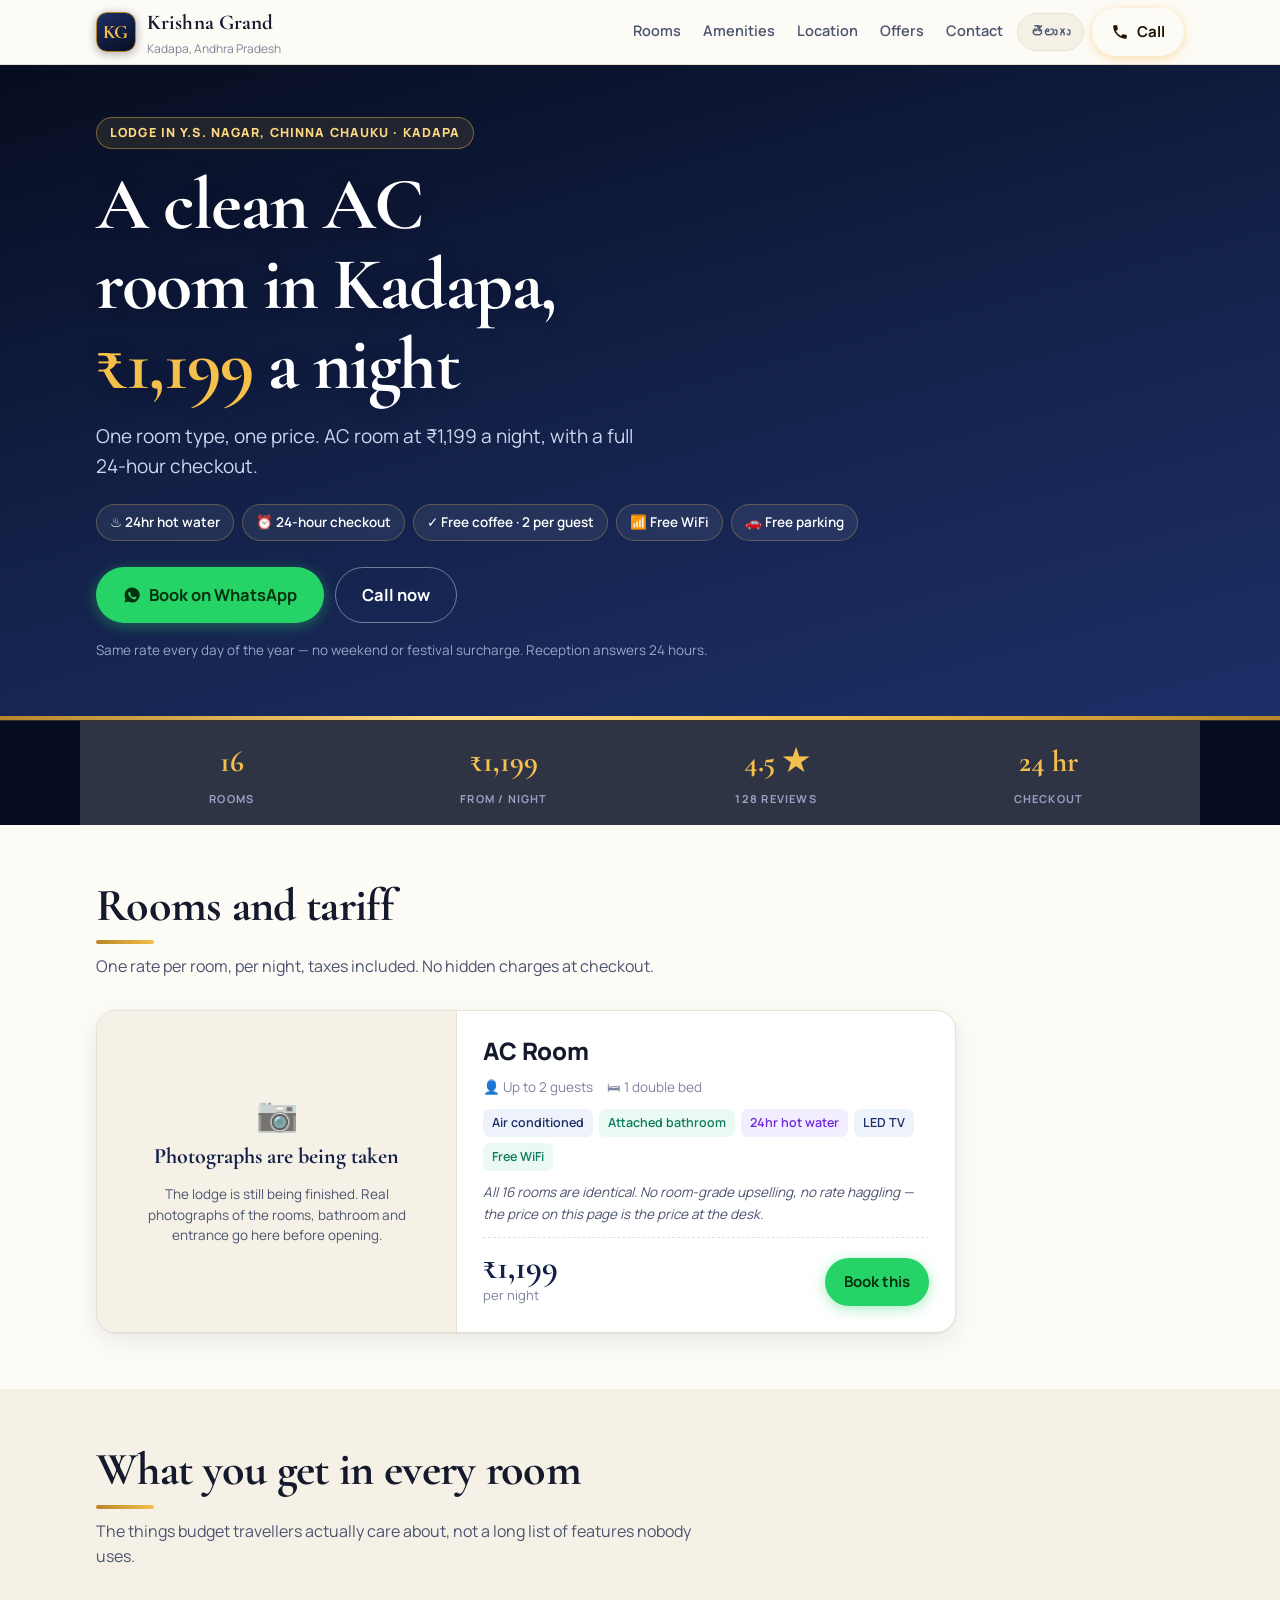
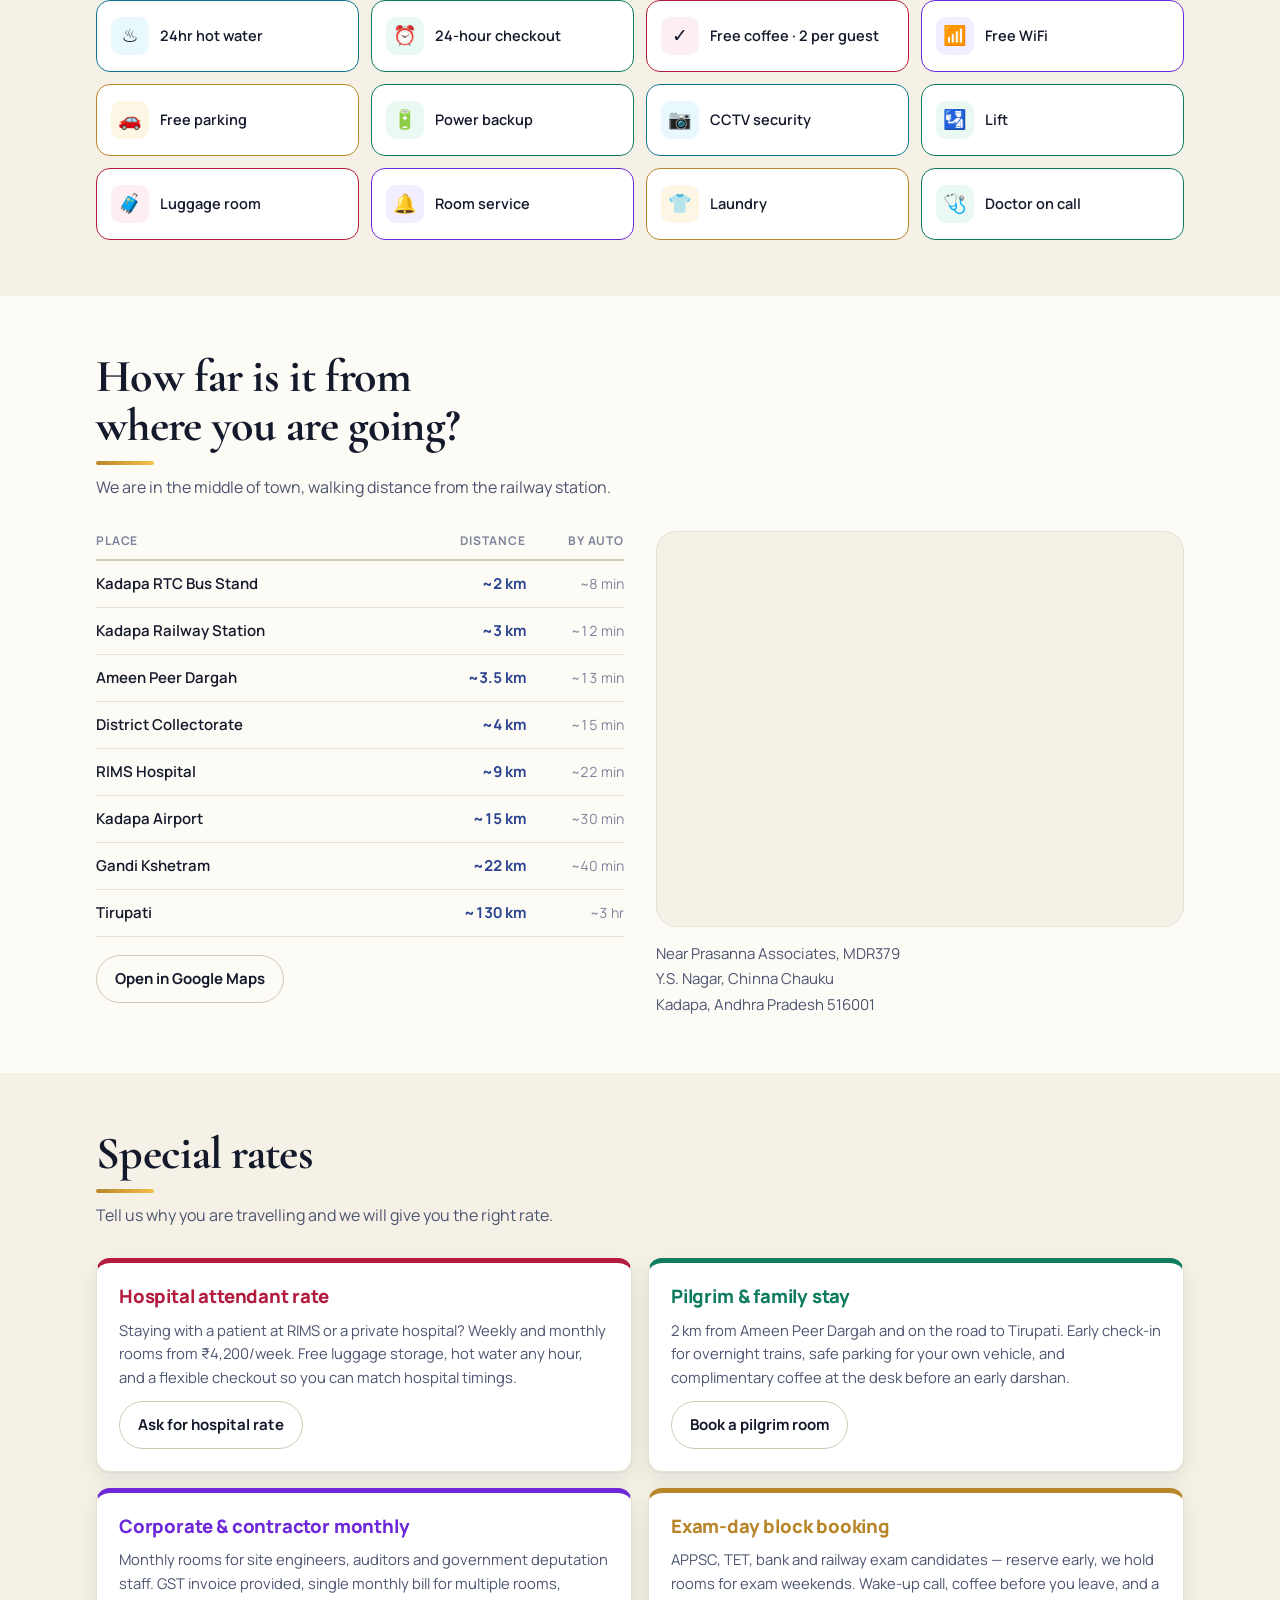
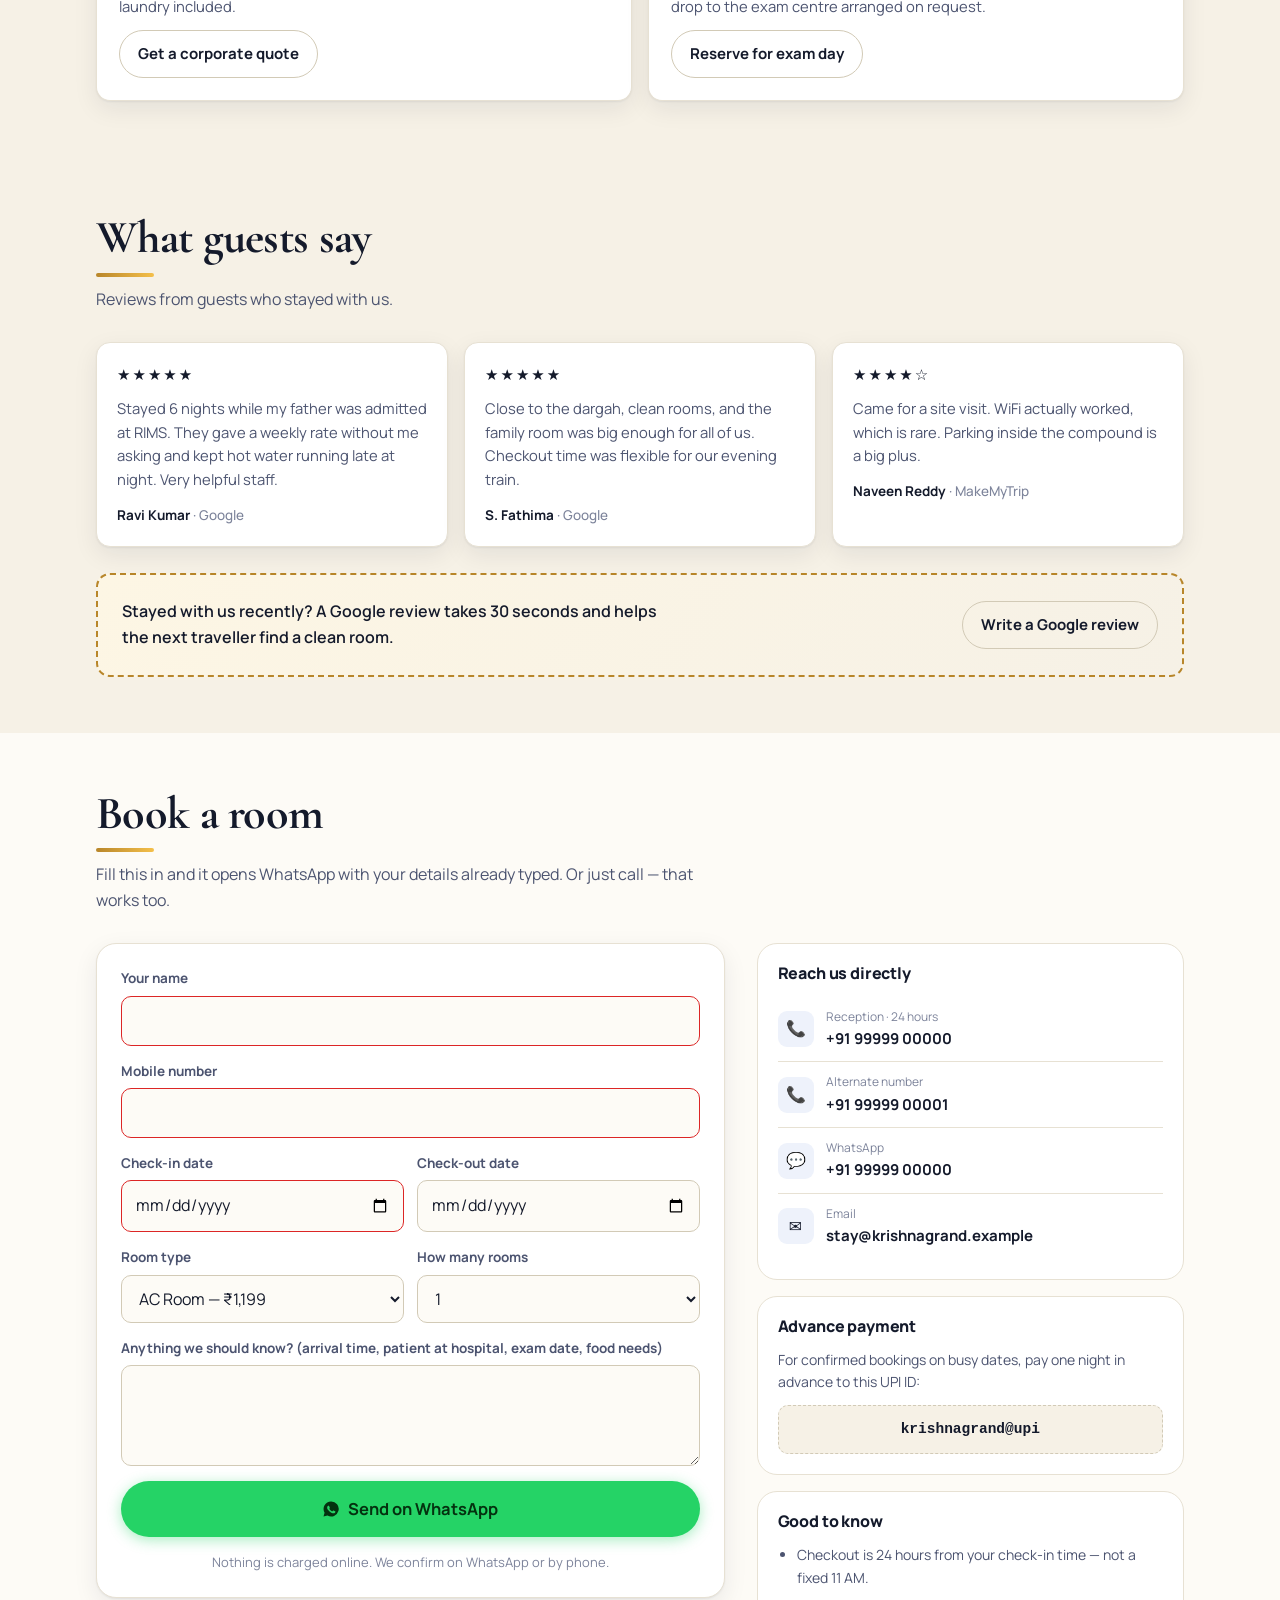
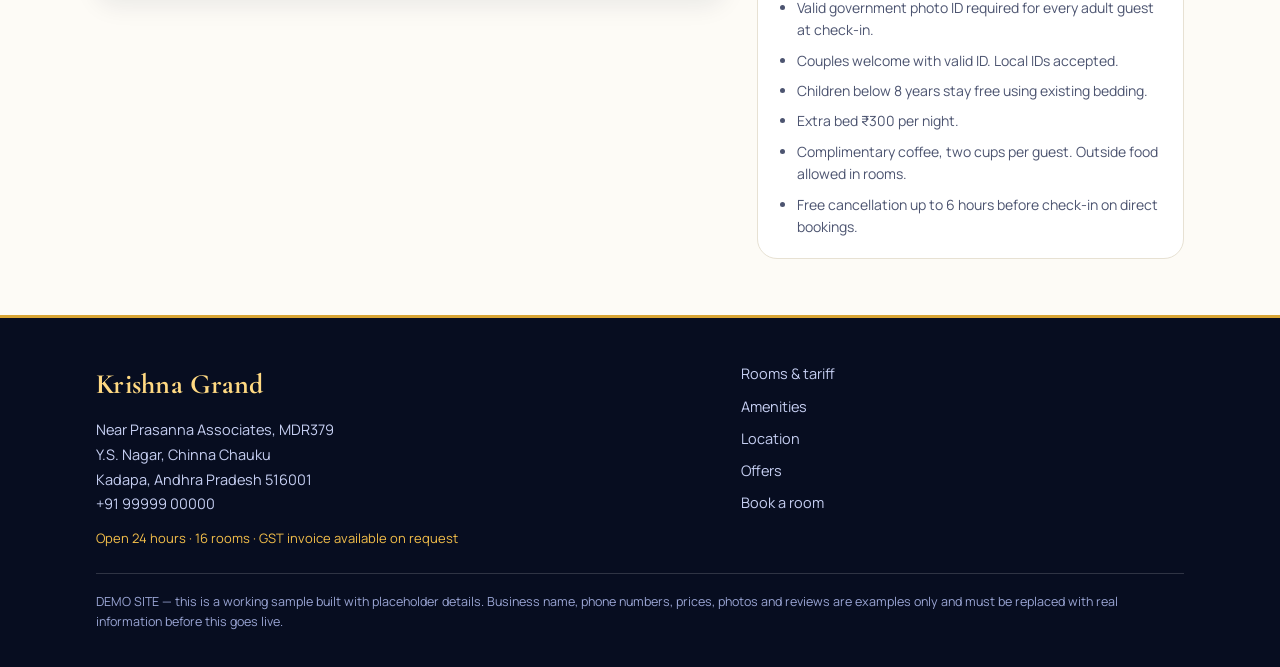
<file: lodge/standalone/website.html>
<!DOCTYPE html>
<html lang="en">
<head>
<meta charset="utf-8">
<meta name="viewport" content="width=device-width, initial-scale=1, viewport-fit=cover">
<title>Krishna Grand — Lodge in Chinna Chauku, Kadapa</title>
<meta name="description" content="Lodge in Chinna Chauku, Kadapa. 16 AC rooms at a flat ₹1,199 a night. 24-hour hot water, full 24-hour checkout, free coffee, free parking. Call or WhatsApp to book direct.">
<meta name="theme-color" content="#0b1530">
<meta property="og:type" content="website">
<meta property="og:title" content="Krishna Grand — Lodge in Kadapa">
<meta property="og:description" content="Clean AC & non-AC rooms from ₹700. Near railway station, dargah and RIMS. 24-hour checkout.">
<meta property="og:image" content="data:image/svg+xml,%3Csvg%20xmlns%3D%22http%3A%2F%2Fwww.w3.org%2F2000%2Fsvg%22%20viewBox%3D%220%200%20800%20600%22%20width%3D%22800%22%20height%3D%22600%22%20role%3D%22img%22%20aria-label%3D%22Building%20Front%20placeholder%22%3E%20%3Cdefs%3E%20%3ClinearGradient%20id%3D%22g%22%20x1%3D%220%22%20y1%3D%220%22%20x2%3D%221%22%20y2%3D%221%22%3E%20%3Cstop%20offset%3D%220%25%22%20stop-color%3D%22%23101a52%22%2F%3E%3Cstop%20offset%3D%22100%25%22%20stop-color%3D%22%237c3aed%22%2F%3E%20%3C%2FlinearGradient%3E%20%3Cpattern%20id%3D%22p%22%20width%3D%2240%22%20height%3D%2240%22%20patternUnits%3D%22userSpaceOnUse%22%3E%20%3Cpath%20d%3D%22M0%2040L40%200M-10%2010L10%20-10M30%2050L50%2030%22%20stroke%3D%22rgba(255%2C255%2C255%2C.10)%22%20stroke-width%3D%222%22%2F%3E%20%3C%2Fpattern%3E%20%3C%2Fdefs%3E%20%3Crect%20width%3D%22800%22%20height%3D%22600%22%20fill%3D%22url(%23g)%22%2F%3E%20%3Crect%20width%3D%22800%22%20height%3D%22600%22%20fill%3D%22url(%23p)%22%2F%3E%20%3Cg%20transform%3D%22translate(400%20250)%22%20fill%3D%22none%22%20stroke%3D%22rgba(255%2C255%2C255%2C.85)%22%20stroke-width%3D%227%22%20stroke-linecap%3D%22round%22%20stroke-linejoin%3D%22round%22%3E%20%3Crect%20x%3D%22-70%22%20y%3D%22-52%22%20width%3D%22140%22%20height%3D%22104%22%20rx%3D%2210%22%2F%3E%20%3Ccircle%20cx%3D%22-30%22%20cy%3D%22-18%22%20r%3D%2215%22%2F%3E%20%3Cpath%20d%3D%22M-70%2034L-20%20-8l32%2026%2024-20%2034%2028%22%2F%3E%20%3C%2Fg%3E%20%3Ctext%20x%3D%22400%22%20y%3D%22392%22%20text-anchor%3D%22middle%22%20font-family%3D%22system-ui%2C-apple-system%2CSegoe%20UI%2CRoboto%2Csans-serif%22%20font-size%3D%2240%22%20font-weight%3D%22700%22%20fill%3D%22%23fff%22%3EBuilding%20Front%3C%2Ftext%3E%20%3Ctext%20x%3D%22400%22%20y%3D%22440%22%20text-anchor%3D%22middle%22%20font-family%3D%22system-ui%2C-apple-system%2CSegoe%20UI%2CRoboto%2Csans-serif%22%20font-size%3D%2223%22%20fill%3D%22rgba(255%2C255%2C255%2C.92)%22%3EReplace%20with%20a%20real%20photo%3C%2Ftext%3E%20%3Ctext%20x%3D%22400%22%20y%3D%22478%22%20text-anchor%3D%22middle%22%20font-family%3D%22system-ui%2C-apple-system%2CSegoe%20UI%2CRoboto%2Csans-serif%22%20font-size%3D%2219%22%20fill%3D%22rgba(255%2C255%2C255%2C.72)%22%3ELandscape%2C%20bright%20daylight%2C%201600%20%26%23215%3B%201200%20or%20larger%3C%2Ftext%3E%20%3C%2Fsvg%3E">
<link rel="icon" href="data:image/svg+xml,<svg xmlns='http://www.w3.org/2000/svg' viewBox='0 0 100 100'><text y='.9em' font-size='90'>&#127976;</text></svg>">
<link rel="preconnect" href="https://fonts.googleapis.com">
<link rel="preconnect" href="https://fonts.gstatic.com" crossorigin>
<link href="https://fonts.googleapis.com/css2?family=Cormorant+Garamond:wght@600;700&family=Manrope:wght@400;500;600;700;800&family=Noto+Sans+Telugu:wght@400;600;700&display=swap" rel="stylesheet">
<style>
/* ===========================================================
   Sri Lakshmi Residency — stylesheet
   Mobile-first. Most guests will open this on a ₹8,000 Android
   phone over a 4G connection, so: no framework, no build step,
   system fonts as fallback, images lazy.
   =========================================================== */

/* ---------- palette: Midnight & Marigold ----------
   The look grand hotels actually use: deep midnight navy, real
   gold, and a warm ivory ground instead of cold white. Krishna
   is depicted in deep blue, so the navy carries the name too.

   Gold is the only bright colour that touches the whole page;
   emerald, ruby and peacock appear once each, as accents, so
   the page is colourful without turning into a rainbow. */
:root{
  --navy-950:#070d20; --navy-900:#0b1530; --navy-800:#132148;
  --navy-700:#1d2f68; --navy-600:#2b4390; --navy-50:#eef2fb;

  --gold-700:#8a6416; --gold-600:#b8862a; --gold-500:#d9a534;
  --gold-400:#f4bf4a; --gold-300:#ffd982; --gold-50:#fdf6e4;

  --emerald:#0f7b5f;  --emerald-50:#eafaf3;
  --ruby:#b31b3f;     --ruby-50:#fdeef2;
  --peacock:#0e7490;  --peacock-50:#e8f8fc;
  --plum:#6d28d9;     --plum-50:#f3eeff;

  --wa:#25d366; --wa-dk:#1da851;

  /* warm ivory ground, not cold white: it reads richer and makes
     the gold look like metal rather than yellow */
  --bg:#fdfbf6; --bg-alt:#f6f1e6; --bg-card:#ffffff;
  --ink:#141a2b; --ink-2:#4c5470; --ink-3:#7d849b;
  --line:#e7e1d3; --line-2:#d2cab6;

  --shadow:0 1px 2px rgba(11,21,48,.06), 0 8px 24px rgba(11,21,48,.08);
  --shadow-lg:0 2px 6px rgba(11,21,48,.10), 0 18px 48px rgba(11,21,48,.16);
  --shadow-gold:0 3px 16px rgba(217,165,52,.45);

  --r:14px; --r-lg:20px;
  --wrap:1120px;
  --sticky-h:64px;

  --fs:'Manrope',system-ui,-apple-system,'Segoe UI',Roboto,sans-serif;
  --fd:'Cormorant Garamond',Georgia,'Times New Roman',serif;
  --ft:'Noto Sans Telugu',var(--fs);
}

@media (prefers-color-scheme:dark){
  :root:not([data-theme="light"]){
    --bg:#080c18; --bg-alt:#0d1428; --bg-card:#111a33;
    --ink:#f0ecdf; --ink-2:#aeb5c9; --ink-3:#848b9f;
    --line:#1e2745; --line-2:#2c3760;
    --navy-50:#141f42; --gold-50:#2a2008;
    --emerald-50:#08251c; --ruby-50:#2c0d17;
    --peacock-50:#08242c; --plum-50:#1c1140;
    --shadow:0 1px 2px rgba(0,0,0,.5), 0 8px 24px rgba(0,0,0,.45);
    --shadow-lg:0 2px 6px rgba(0,0,0,.55), 0 18px 48px rgba(0,0,0,.6);
  }
}
:root[data-theme="dark"]{
  --bg:#080c18; --bg-alt:#0d1428; --bg-card:#111a33;
  --ink:#f0ecdf; --ink-2:#aeb5c9; --ink-3:#848b9f;
  --line:#1e2745; --line-2:#2c3760;
  --navy-50:#141f42; --gold-50:#2a2008;
  --emerald-50:#08251c; --ruby-50:#2c0d17;
  --peacock-50:#08242c; --plum-50:#1c1140;
}

*,*::before,*::after{box-sizing:border-box}
html{-webkit-text-size-adjust:100%;scroll-behavior:smooth;scroll-padding-top:76px}
@media (prefers-reduced-motion:reduce){html{scroll-behavior:auto}*{animation:none!important;transition:none!important}}

body{
  margin:0; background:var(--bg); color:var(--ink);
  font-family:var(--fs); font-size:16px; line-height:1.6;
  -webkit-font-smoothing:antialiased;
  padding-bottom:var(--sticky-h);
  overflow-x:hidden;
}
body.te{font-family:var(--ft)}
img,svg,iframe{max-width:100%;display:block}
/* the display rule above would otherwise beat the browser's own
   [hidden]{display:none}, leaving hidden elements visible */
[hidden]{display:none!important}
h1,h2{
  /* Cormorant carries the "grand hotel" register that a geometric
     sans cannot. Used large and only for headings, never body. */
  font-family:var(--fd);font-weight:700;line-height:1.08;letter-spacing:-.015em;margin:0;
  text-wrap:balance;
}
h3{line-height:1.2;margin:0;letter-spacing:-.01em;font-weight:800}
body.te h1, body.te h2{font-family:var(--ft);font-weight:600;line-height:1.28}
p{margin:0}
a{color:inherit}
table{border-collapse:collapse;width:100%}

.wrap{width:100%;max-width:var(--wrap);margin-inline:auto;padding-inline:16px}
.skip{position:absolute;left:0;top:-120px;background:var(--navy-700);color:#fff;padding:12px 18px;z-index:200;border-radius:0 0 10px 0}
.skip:focus{top:0}
:focus-visible{outline:3px solid var(--amber-500);outline-offset:2px;border-radius:6px}

/* ---------- buttons ---------- */
.btn{
  display:inline-flex;align-items:center;justify-content:center;gap:8px;
  padding:11px 18px;border-radius:999px;border:1px solid transparent;
  font:inherit;font-weight:700;font-size:15px;text-decoration:none;cursor:pointer;
  transition:transform .12s ease, box-shadow .12s ease, background .12s ease;
  white-space:nowrap;
}
.btn:active{transform:translateY(1px)}
.btn svg{width:18px;height:18px;fill:currentColor;flex:none}
.btn-lg{padding:14px 26px;font-size:16.5px}
.btn-block{width:100%}
.btn-call{background:var(--amber-500);color:#231400;box-shadow:0 2px 10px rgba(245,158,11,.35)}
.btn-call:hover{background:var(--amber-600);color:#fff}
.btn-wa{background:var(--wa);color:#04310f;box-shadow:0 3px 14px rgba(37,211,102,.4)}
.btn-wa:hover{background:var(--wa-dk);color:#fff}
.btn-ghost{background:transparent;color:var(--ink);border-color:var(--line-2)}
.btn-ghost:hover{background:var(--navy-50);border-color:var(--gold-600);color:var(--navy-700)}

/* ---------- header ---------- */
.hdr{
  /* clears the notch / status bar on phones that report a safe-area inset */
  position:sticky;top:env(safe-area-inset-top, 0px);z-index:100;
  background:color-mix(in srgb, var(--bg) 88%, transparent);
  backdrop-filter:saturate(1.6) blur(12px);
  border-bottom:1px solid var(--line);
}
.hdr-in{display:flex;align-items:center;gap:14px;min-height:64px}
.brand{display:flex;align-items:center;gap:11px;text-decoration:none;margin-right:auto;min-width:0}
.brand-mark{
  width:40px;height:40px;flex:none;border-radius:11px;display:grid;place-items:center;
  background:linear-gradient(150deg,var(--navy-700),var(--navy-950));
  color:var(--gold-400);font-family:var(--fd);font-weight:700;font-size:19px;letter-spacing:.04em;
  border:1px solid var(--gold-600);box-shadow:0 2px 10px rgba(11,21,48,.35);
}
.brand-txt{display:flex;flex-direction:column;min-width:0}
.brand-txt strong{font-family:var(--fd);font-size:21px;font-weight:700;letter-spacing:.005em;white-space:nowrap;overflow:hidden;text-overflow:ellipsis}
.brand-txt small{font-size:12px;color:var(--ink-3);white-space:nowrap;overflow:hidden;text-overflow:ellipsis}
.nav{display:none;gap:22px}
.nav a{text-decoration:none;font-size:14.5px;font-weight:600;color:var(--ink-2);padding:6px 0;border-bottom:2px solid transparent}
.nav a:hover{color:var(--navy-700);border-color:var(--navy-600)}
.hdr-act{display:flex;align-items:center;gap:8px}
.lang{
  background:var(--bg-alt);border:1px solid var(--line);color:var(--ink-2);
  border-radius:999px;padding:8px 13px;font:inherit;font-size:13px;font-weight:600;cursor:pointer;
}
.lang:hover{border-color:var(--navy-600);color:var(--navy-700)}
@media (min-width:900px){ .nav{display:flex} }
@media (max-width:420px){ .btn-call span{display:none} .btn-call{padding:11px 13px} }

/* ---------- hero ---------- */
.hero{position:relative;isolation:isolate;overflow:hidden;padding:52px 0 58px;color:#fff;
  background:linear-gradient(165deg,var(--navy-950),var(--navy-800) 55%,var(--navy-700))}
.hero h1{text-shadow:0 2px 18px rgba(8,12,40,.45)}
/* gold hairline under the hero ties it to the price accents below */
.hero::before{content:'';position:absolute;left:0;right:0;bottom:0;height:4px;z-index:1;
  background:linear-gradient(90deg,var(--gold-600),var(--gold-300) 35%,var(--gold-400) 65%,var(--gold-600))}
.hero-bg{position:absolute;inset:0;z-index:-2}
.hero-bg img{width:100%;height:100%;object-fit:cover}
.hero::after{
  content:'';position:absolute;inset:0;z-index:-1;
  background:linear-gradient(165deg,rgba(7,13,32,.93) 0%,rgba(19,33,72,.90) 48%,rgba(29,47,104,.88) 100%);
}
.eyebrow{
  display:inline-block;font-size:12.5px;font-weight:800;letter-spacing:.09em;text-transform:uppercase;
  color:var(--gold-300);background:rgba(244,191,74,.10);border:1px solid rgba(244,191,74,.42);
  padding:5px 13px;border-radius:999px;margin-bottom:16px;
}
.hero h1{font-size:clamp(40px,10vw,74px);max-width:15ch;font-weight:700;letter-spacing:-.02em}
/* the price is the loudest thing on the page, in gold */
.hero h1 .amt{color:var(--gold-400);white-space:nowrap}
.hero-sub{margin-top:16px;font-size:clamp(16px,2.4vw,19px);color:#cdd6ee;max-width:46ch}
.hero-pills{display:flex;flex-wrap:wrap;gap:8px;list-style:none;padding:0;margin:22px 0 0}
.hero-pills li{
  background:rgba(255,255,255,.07);border:1px solid rgba(244,191,74,.28);
  padding:7px 13px;border-radius:999px;font-size:13.5px;font-weight:600;
}
.hero-cta{display:flex;flex-wrap:wrap;gap:11px;margin-top:26px}
.hero-cta .btn-ghost{color:#fff;border-color:rgba(255,255,255,.4)}
.hero-cta .btn-ghost:hover{background:rgba(255,255,255,.14);border-color:#fff}
.hero-note{margin-top:17px;font-size:13.5px;color:#9aa5c6}

/* ---------- trust strip ---------- */
.trust{background:var(--navy-950);color:#fff;border-top:1px solid rgba(244,191,74,.2)}
.trust-in{display:grid;grid-template-columns:repeat(2,1fr);gap:1px;background:rgba(255,255,255,.16)}
.tr-item{background:transparent;padding:17px 14px;text-align:center}
.tr-item b{display:block;font-family:var(--fd);font-size:30px;font-weight:700;letter-spacing:0;color:var(--gold-400)}
.tr-item span{display:block;font-size:11px;color:#98a2c2;margin-top:4px;
  text-transform:uppercase;letter-spacing:.11em;font-weight:700}
@media (min-width:720px){ .trust-in{grid-template-columns:repeat(4,1fr)} }

/* ---------- sections ---------- */
.sec{padding:56px 0}
.sec-alt{background:var(--bg-alt)}
.sec-hd{max-width:60ch;margin-bottom:30px}
.sec-hd h2{font-size:clamp(32px,6vw,46px);position:relative;padding-bottom:14px}
.sec-hd h2::after{content:'';position:absolute;left:0;bottom:0;width:58px;height:4px;border-radius:2px;
  background:linear-gradient(90deg,var(--gold-600),var(--gold-400))}
.sec-hd p{margin-top:10px;color:var(--ink-2);font-size:16px}

/* ---------- rooms ---------- */
.rooms{display:grid;grid-template-columns:1fr;gap:18px}
@media (min-width:640px){ .rooms{grid-template-columns:repeat(2,1fr)} }
@media (min-width:1000px){ .rooms{grid-template-columns:repeat(3,1fr)} }

/* One room category: the card becomes a wide feature panel instead of a
   lone card stranded in a three-column grid. */
.rooms.is-single{grid-template-columns:1fr;max-width:860px}
@media (min-width:760px){
  .rooms.is-single .room{flex-direction:row;align-items:stretch}
  .rooms.is-single .room-img{flex:0 0 42%;aspect-ratio:auto;min-height:320px}
  .rooms.is-single .room-bd{flex:1;padding:26px}
  .rooms.is-single .room-nm{font-size:24px}
  .rooms.is-single .room-pr b{font-size:34px}
}

/* Shown in place of a photo until real photographs exist. Deliberately
   quiet: it should read as "not yet", not as a broken image. */
.photo-pending{
  display:flex;flex-direction:column;align-items:center;justify-content:center;
  gap:9px;text-align:center;padding:30px 24px;
  background:linear-gradient(140deg,var(--navy-50),var(--gold-50));
  border-bottom:1px solid var(--line);
}
.photo-pending .pp-ic{font-size:34px;line-height:1;opacity:.6}
.photo-pending strong{font-family:var(--fd);font-size:22px;font-weight:700;color:var(--navy-800)}
.photo-pending .pp-sub{font-size:13.5px;color:var(--ink-2);max-width:34ch;line-height:1.55}
@media (min-width:760px){ .rooms.is-single .photo-pending{border-bottom:0;border-right:1px solid var(--line)} }

.room{
  background:var(--bg-card);border:1px solid var(--line);border-radius:var(--r-lg);
  overflow:hidden;box-shadow:var(--shadow);display:flex;flex-direction:column;position:relative;
  transition:box-shadow .16s ease, transform .16s ease;
}
.room:hover{box-shadow:var(--shadow-lg);transform:translateY(-2px)}
.room.is-popular{border-color:var(--amber-500);border-width:2px}
.room-tag{
  position:absolute;top:12px;left:12px;z-index:2;
  background:var(--amber-500);color:#231400;font-size:11.5px;font-weight:800;
  letter-spacing:.05em;text-transform:uppercase;padding:5px 11px;border-radius:999px;
}
.room-img{aspect-ratio:4/3;background:var(--bg-alt)}
.room-img img{width:100%;height:100%;object-fit:cover}
.room-bd{padding:17px 17px 19px;display:flex;flex-direction:column;gap:11px;flex:1}
.room-nm{font-size:18.5px;font-weight:800}
.room-meta{display:flex;flex-wrap:wrap;gap:6px 14px;font-size:13.5px;color:var(--ink-3)}
.room-ft{display:flex;flex-wrap:wrap;gap:6px;list-style:none;padding:0;margin:0}
.room-ft li{background:var(--navy-50);color:var(--navy-700);border-radius:7px;padding:4px 9px;font-size:12.5px;font-weight:600}
.room-ft li:nth-child(3n+2){background:var(--emerald-50);color:var(--emerald)}
.room-ft li:nth-child(3n+3){background:var(--plum-50);color:var(--plum)}
@media (prefers-color-scheme:dark){:root:not([data-theme="light"]) .room-ft li{color:#5eead4}}
:root[data-theme="dark"] .room-ft li{color:#5eead4}
.room-note{font-size:13.5px;color:var(--ink-2);font-style:italic}
.room-ftr{margin-top:auto;padding-top:13px;border-top:1px dashed var(--line);
  display:flex;align-items:flex-end;justify-content:space-between;gap:12px;flex-wrap:wrap}
.room-pr b{font-family:var(--fd);font-size:40px;font-weight:700;letter-spacing:-.01em;color:var(--navy-800);line-height:1}
.room-pr span{font-size:13px;color:var(--ink-3);display:block}

/* ---------- long stay ---------- */
.longstay{margin-top:34px;background:var(--amber-50);border:1px solid var(--amber-500);
  border-radius:var(--r-lg);padding:24px}
.ls-hd h3{font-size:20px}
.ls-hd p{margin-top:7px;color:var(--ink-2);font-size:14.5px;max-width:64ch}
.ls-grid{display:grid;grid-template-columns:1fr;gap:12px;margin-top:18px}
@media (min-width:640px){ .ls-grid{grid-template-columns:repeat(2,1fr)} }
@media (min-width:1000px){ .ls-grid{grid-template-columns:repeat(4,1fr)} }
.ls{background:var(--bg-card);border:1px solid var(--line);border-radius:var(--r);padding:15px}
.ls b{display:block;font-size:22px;font-weight:800;letter-spacing:-.02em;color:var(--gold-700)}
.ls strong{display:block;font-size:14px;font-weight:700;margin-top:3px}
.ls span{display:block;font-size:12.5px;color:var(--ink-3);margin-top:5px}

/* ---------- amenities ---------- */
.amen{display:grid;grid-template-columns:repeat(2,1fr);gap:12px;list-style:none;padding:0;margin:0}
@media (min-width:560px){ .amen{grid-template-columns:repeat(3,1fr)} }
@media (min-width:900px){ .amen{grid-template-columns:repeat(4,1fr)} }
.amen li{
  background:var(--bg-card);border:1px solid var(--line);border-radius:var(--r);
  padding:16px 14px;display:flex;align-items:center;gap:11px;font-weight:600;font-size:14.5px;
}
.amen .ic{
  width:38px;height:38px;flex:none;border-radius:10px;display:grid;place-items:center;
  background:var(--navy-50);font-size:19px;line-height:1;
}
/* each tile takes the next accent in the cycle, so the grid reads as
   colourful rather than as one block of blue */
.amen li:nth-child(6n+1) .ic{background:var(--peacock-50)} .amen li:nth-child(6n+1){border-color:var(--peacock)}
.amen li:nth-child(6n+2) .ic{background:var(--emerald-50)} .amen li:nth-child(6n+2){border-color:var(--emerald)}
.amen li:nth-child(6n+3) .ic{background:var(--ruby-50)} .amen li:nth-child(6n+3){border-color:var(--ruby)}
.amen li:nth-child(6n+4) .ic{background:var(--plum-50)} .amen li:nth-child(6n+4){border-color:var(--plum)}
.amen li:nth-child(6n+5) .ic{background:var(--gold-50)} .amen li:nth-child(6n+5){border-color:var(--gold-600)}
.amen li:nth-child(6n+6) .ic{background:var(--emerald-50)} .amen li:nth-child(6n+6){border-color:var(--emerald)}

/* ---------- location ---------- */
.loc{display:grid;grid-template-columns:1fr;gap:24px}
@media (min-width:900px){ .loc{grid-template-columns:1fr 1fr;gap:32px;align-items:start} }
.dist{font-size:15px;margin-bottom:18px}
.dist th{
  text-align:left;font-size:12px;letter-spacing:.07em;text-transform:uppercase;
  color:var(--ink-3);font-weight:700;padding:0 10px 9px 0;border-bottom:2px solid var(--line-2);
}
.dist th:not(:first-child),.dist td:not(:first-child){text-align:right;padding-right:0}
.dist td{padding:11px 10px 11px 0;border-bottom:1px solid var(--line)}
.dist td:first-child{font-weight:600}
.dist td:nth-child(2){font-variant-numeric:tabular-nums;font-weight:700;color:var(--navy-600)}
.dist td:nth-child(3){font-variant-numeric:tabular-nums;color:var(--ink-3);font-size:14px}
.loc-map iframe{width:100%;aspect-ratio:4/3;border:1px solid var(--line);border-radius:var(--r-lg);background:var(--bg-alt)}
.loc-map address{margin-top:14px;font-style:normal;color:var(--ink-2);font-size:15px;line-height:1.7}

/* ---------- offers ---------- */
.offers{display:grid;grid-template-columns:1fr;gap:16px}
@media (min-width:700px){ .offers{grid-template-columns:repeat(2,1fr)} }
.offer{
  background:var(--bg-card);border:1px solid var(--line);border-top:5px solid var(--navy-600);
  border-radius:var(--r);padding:22px;display:flex;flex-direction:column;gap:11px;box-shadow:var(--shadow);
  transition:transform .14s ease, box-shadow .14s ease;
}
.offer:hover{transform:translateY(-3px);box-shadow:var(--shadow-lg)}
.offer:nth-child(4n+1){border-top-color:var(--ruby)} .offer:nth-child(4n+1) h3{color:var(--ruby)}
.offer:nth-child(4n+2){border-top-color:var(--emerald)} .offer:nth-child(4n+2) h3{color:var(--emerald)}
.offer:nth-child(4n+3){border-top-color:var(--plum)} .offer:nth-child(4n+3) h3{color:var(--plum)}
.offer:nth-child(4n+4){border-top-color:var(--gold-600)} .offer:nth-child(4n+4) h3{color:var(--gold-600)}
.offer h3{font-size:18.5px}
.offer p{color:var(--ink-2);font-size:14.8px}
.offer .btn{align-self:flex-start;margin-top:auto}

/* ---------- gallery ---------- */
.gal{display:grid;grid-template-columns:repeat(2,1fr);gap:12px}
@media (min-width:800px){ .gal{grid-template-columns:repeat(3,1fr)} }
.gal figure{margin:0;border-radius:var(--r);overflow:hidden;border:1px solid var(--line);background:var(--bg-card)}
.gal img{aspect-ratio:4/3;object-fit:cover;width:100%}
.gal figcaption{padding:10px 13px;font-size:13.5px;font-weight:600;color:var(--ink-2)}

/* ---------- reviews ---------- */
.revs{display:grid;grid-template-columns:1fr;gap:16px}
@media (min-width:800px){ .revs{grid-template-columns:repeat(3,1fr)} }
.rev{background:var(--bg-card);border:1px solid var(--line);border-radius:var(--r);padding:20px;box-shadow:var(--shadow)}
.rev-st{color:var(--amber-500);font-size:15px;letter-spacing:2px}
.rev-tx{margin-top:10px;font-size:14.8px;color:var(--ink-2)}
.rev-by{margin-top:13px;font-size:13.5px;font-weight:700}
.rev-by span{font-weight:500;color:var(--ink-3)}
.rev-cta{margin-top:26px;padding:24px;background:linear-gradient(120deg,var(--gold-50),var(--bg-alt));border:2px dashed var(--gold-600);
  border-radius:var(--r);display:flex;flex-wrap:wrap;gap:14px;align-items:center;justify-content:space-between}
.rev-cta p{font-weight:600;max-width:56ch}

/* ---------- booking ---------- */
/* Grid items default to min-width:auto, so a wide intrinsic element (a
   date input, a long unbroken word) can push the whole page sideways on a
   phone. min-width:0 lets them shrink to their column instead. */
.rooms>*,.ls-grid>*,.amen>*,.loc>*,.offers>*,.gal>*,.revs>*,.book>*,.fld-row>*,.ftr-in>*{min-width:0}
.fld input,.fld select,.fld textarea{min-width:0}

.book{display:grid;grid-template-columns:1fr;gap:24px}
@media (min-width:920px){ .book{grid-template-columns:1.25fr .85fr;gap:32px;align-items:start} }
.bk-form{background:var(--bg-card);border:1px solid var(--line);border-radius:var(--r-lg);
  padding:24px;box-shadow:var(--shadow);display:flex;flex-direction:column;gap:15px}
.fld{display:flex;flex-direction:column;gap:6px}
.fld-row{display:grid;grid-template-columns:1fr 1fr;gap:13px}
.fld label{font-size:13.5px;font-weight:700;color:var(--ink-2)}
.fld input,.fld select,.fld textarea{
  font:inherit;font-size:16px; /* 16px stops iOS zooming on focus */
  padding:11px 13px;border:1px solid var(--line-2);border-radius:10px;
  background:var(--bg);color:var(--ink);width:100%;
}
.fld input:focus,.fld select:focus,.fld textarea:focus{border-color:var(--navy-600);outline-offset:1px}
.fld textarea{resize:vertical;min-height:72px}
.fld input:invalid:not(:placeholder-shown){border-color:#dc2626}
.est{
  display:none;background:var(--navy-50);border:1px solid var(--navy-600);border-radius:10px;
  padding:13px 15px;font-size:14.5px;font-weight:600;
}
.est.on{display:block}
.est b{font-size:18px}
.bk-hint{font-size:13px;color:var(--ink-3);text-align:center}

.bk-side{display:flex;flex-direction:column;gap:16px}
.card-contact,.card-upi,.card-policy{
  background:var(--bg-card);border:1px solid var(--line);border-radius:var(--r-lg);padding:20px;
}
.bk-side h3{font-size:16px;margin-bottom:13px}
.row-link{display:flex;align-items:center;gap:12px;padding:10px 0;text-decoration:none;border-bottom:1px solid var(--line)}
.row-link:last-child{border-bottom:0}
.row-link .ri{width:36px;height:36px;flex:none;border-radius:9px;background:var(--navy-50);display:grid;place-items:center;font-size:16px}
.row-link small{display:block;font-size:12px;color:var(--ink-3)}
.row-link strong{font-size:15px;font-weight:700}
.row-link:hover strong{color:var(--navy-700)}
.card-upi p{font-size:14px;color:var(--ink-2);margin-bottom:11px}
.upi-id{background:var(--bg-alt);border:1px dashed var(--line-2);border-radius:10px;padding:12px;
  font-family:ui-monospace,SFMono-Regular,Menlo,monospace;font-size:14.5px;font-weight:600;word-break:break-all;text-align:center}
.card-policy ul{margin:0;padding-left:19px;display:flex;flex-direction:column;gap:8px}
.card-policy li{font-size:14px;color:var(--ink-2)}

/* ---------- footer ---------- */
.ftr{background:var(--navy-950);color:#aab3cc;padding:44px 0 34px;
  border-top:3px solid var(--gold-500)}
.ftr-in{display:grid;gap:24px}
@media (min-width:760px){ .ftr-in{grid-template-columns:1.4fr 1fr} }
.ftr-brand strong{color:var(--gold-300);font-family:var(--fd);font-size:28px;font-weight:700;
  display:block;margin-bottom:11px;letter-spacing:.01em}
.ftr-brand address{font-style:normal;font-size:14.5px;line-height:1.7;color:#c6cff2}
.ftr-reg{margin-top:11px;font-size:13px;color:var(--gold-400)}
.ftr-nav{display:flex;flex-direction:column;gap:9px}
.ftr-nav a{text-decoration:none;font-size:14.5px;color:#c6cff2}
.ftr-nav a:hover{color:#fff;text-decoration:underline}
.ftr-demo{grid-column:1/-1;border-top:1px solid rgba(255,255,255,.16);padding-top:18px;
  font-size:12.5px;color:#9aa5d4;line-height:1.65}

/* ---------- sticky mobile bar ---------- */
.sticky{
  position:fixed;left:0;right:0;bottom:0;z-index:120;display:grid;grid-template-columns:1fr 1fr;
  border-top:1px solid var(--line);background:var(--bg);
  padding-bottom:env(safe-area-inset-bottom);
}
.sb{display:flex;align-items:center;justify-content:center;gap:8px;padding:17px 10px;
  text-decoration:none;font-weight:800;font-size:15.5px}
.sb span{font-size:17px}
.sb-call{background:var(--amber-500);color:#231400}
.sb-wa{background:var(--wa);color:#04310f}
@media (min-width:900px){ .sticky{display:none} body{padding-bottom:0} }

</style>
</head>
<body>

<a class="skip" href="#rooms">Skip to rooms and tariff</a>

<!-- ============ HEADER ============ -->
<header class="hdr" id="hdr">
  <div class="wrap hdr-in">
    <a class="brand" href="#top">
      <span class="brand-mark" aria-hidden="true">SL</span>
      <span class="brand-txt">
        <strong data-bind="name"></strong>
        <small data-bind="cityLine"></small>
      </span>
    </a>
    <nav class="nav" aria-label="Main">
      <a href="#rooms">Rooms</a>
      <a href="#amenities">Amenities</a>
      <a href="#location">Location</a>
      <a href="#offers">Offers</a>
      <a href="#contact">Contact</a>
    </nav>
    <div class="hdr-act">
      <button class="lang" id="langBtn" type="button" aria-label="Switch language">తెలుగు</button>
      <a class="btn btn-call" data-bind-href="tel"><svg viewBox="0 0 24 24" aria-hidden="true"><path d="M6.6 10.8a15.1 15.1 0 0 0 6.6 6.6l2.2-2.2c.3-.3.7-.4 1-.2 1.2.4 2.4.6 3.6.6.6 0 1 .4 1 1V20c0 .6-.4 1-1 1A17 17 0 0 1 3 4c0-.6.4-1 1-1h3.5c.6 0 1 .4 1 1 0 1.3.2 2.5.6 3.6.1.4 0 .8-.2 1l-2.3 2.2z"/></svg><span>Call</span></a>
    </div>
  </div>
</header>

<!-- ============ HERO ============ -->
<section class="hero" id="top">
  <div class="hero-bg"><img src="data:image/svg+xml,%3Csvg%20xmlns%3D%22http%3A%2F%2Fwww.w3.org%2F2000%2Fsvg%22%20viewBox%3D%220%200%20800%20600%22%20width%3D%22800%22%20height%3D%22600%22%20role%3D%22img%22%20aria-label%3D%22Building%20Front%20placeholder%22%3E%20%3Cdefs%3E%20%3ClinearGradient%20id%3D%22g%22%20x1%3D%220%22%20y1%3D%220%22%20x2%3D%221%22%20y2%3D%221%22%3E%20%3Cstop%20offset%3D%220%25%22%20stop-color%3D%22%23101a52%22%2F%3E%3Cstop%20offset%3D%22100%25%22%20stop-color%3D%22%237c3aed%22%2F%3E%20%3C%2FlinearGradient%3E%20%3Cpattern%20id%3D%22p%22%20width%3D%2240%22%20height%3D%2240%22%20patternUnits%3D%22userSpaceOnUse%22%3E%20%3Cpath%20d%3D%22M0%2040L40%200M-10%2010L10%20-10M30%2050L50%2030%22%20stroke%3D%22rgba(255%2C255%2C255%2C.10)%22%20stroke-width%3D%222%22%2F%3E%20%3C%2Fpattern%3E%20%3C%2Fdefs%3E%20%3Crect%20width%3D%22800%22%20height%3D%22600%22%20fill%3D%22url(%23g)%22%2F%3E%20%3Crect%20width%3D%22800%22%20height%3D%22600%22%20fill%3D%22url(%23p)%22%2F%3E%20%3Cg%20transform%3D%22translate(400%20250)%22%20fill%3D%22none%22%20stroke%3D%22rgba(255%2C255%2C255%2C.85)%22%20stroke-width%3D%227%22%20stroke-linecap%3D%22round%22%20stroke-linejoin%3D%22round%22%3E%20%3Crect%20x%3D%22-70%22%20y%3D%22-52%22%20width%3D%22140%22%20height%3D%22104%22%20rx%3D%2210%22%2F%3E%20%3Ccircle%20cx%3D%22-30%22%20cy%3D%22-18%22%20r%3D%2215%22%2F%3E%20%3Cpath%20d%3D%22M-70%2034L-20%20-8l32%2026%2024-20%2034%2028%22%2F%3E%20%3C%2Fg%3E%20%3Ctext%20x%3D%22400%22%20y%3D%22392%22%20text-anchor%3D%22middle%22%20font-family%3D%22system-ui%2C-apple-system%2CSegoe%20UI%2CRoboto%2Csans-serif%22%20font-size%3D%2240%22%20font-weight%3D%22700%22%20fill%3D%22%23fff%22%3EBuilding%20Front%3C%2Ftext%3E%20%3Ctext%20x%3D%22400%22%20y%3D%22440%22%20text-anchor%3D%22middle%22%20font-family%3D%22system-ui%2C-apple-system%2CSegoe%20UI%2CRoboto%2Csans-serif%22%20font-size%3D%2223%22%20fill%3D%22rgba(255%2C255%2C255%2C.92)%22%3EReplace%20with%20a%20real%20photo%3C%2Ftext%3E%20%3Ctext%20x%3D%22400%22%20y%3D%22478%22%20text-anchor%3D%22middle%22%20font-family%3D%22system-ui%2C-apple-system%2CSegoe%20UI%2CRoboto%2Csans-serif%22%20font-size%3D%2219%22%20fill%3D%22rgba(255%2C255%2C255%2C.72)%22%3ELandscape%2C%20bright%20daylight%2C%201600%20%26%23215%3B%201200%20or%20larger%3C%2Ftext%3E%20%3C%2Fsvg%3E" alt="" width="800" height="600"></div>
  <div class="wrap hero-in">
    <p class="eyebrow" data-bind="heroEyebrow"></p>
    <h1 data-bind-html="heroTitle"></h1>
    <p class="hero-sub" data-bind="tagline"></p>

    <ul class="hero-pills" id="heroPills"></ul>

    <div class="hero-cta">
      <a class="btn btn-wa btn-lg" data-bind-href="waBook">
        <svg viewBox="0 0 24 24" aria-hidden="true"><path d="M12 2a10 10 0 0 0-8.6 15L2 22l5.2-1.4A10 10 0 1 0 12 2zm5.8 14.2c-.2.7-1.4 1.3-2 1.4-.5.1-1.1.1-1.8-.1-.4-.1-1-.3-1.7-.6a12 12 0 0 1-4.6-4.1c-.3-.5-.8-1.4-.8-2.6 0-1.2.6-1.8.9-2.1.2-.2.5-.3.7-.3h.5c.2 0 .4 0 .6.5l.8 2c.1.2 0 .4 0 .5l-.4.5c-.1.2-.3.3-.1.6.2.3.7 1.2 1.5 1.9 1 .9 1.8 1.2 2.1 1.3.2.1.4.1.6-.1l.7-.9c.2-.2.3-.2.6-.1l2 .9c.2.1.4.2.4.3.1.1.1.5-.1 1z"/></svg>
        <span data-bind="ctaWhatsApp"></span>
      </a>
      <a class="btn btn-ghost btn-lg" data-bind-href="tel"><span data-bind="ctaCall"></span></a>
    </div>

    <p class="hero-note" data-bind="directNote"></p>
  </div>
</section>

<!-- ============ TRUST STRIP ============ -->
<section class="trust" aria-label="At a glance">
  <div class="wrap trust-in" id="trustIn"></div>
</section>

<!-- ============ ROOMS & TARIFF ============ -->
<section class="sec" id="rooms">
  <div class="wrap">
    <header class="sec-hd">
      <h2 data-bind="h2Rooms"></h2>
      <p data-bind="pRooms"></p>
    </header>
    <div class="rooms" id="roomsGrid"></div>

    <!-- long stay -->
    <div class="longstay" id="longstay">
      <div class="ls-hd">
        <h3 data-bind="h3LongStay"></h3>
        <p data-bind="pLongStay"></p>
      </div>
      <div class="ls-grid" id="lsGrid"></div>
    </div>
  </div>
</section>

<!-- ============ AMENITIES ============ -->
<section class="sec sec-alt" id="amenities">
  <div class="wrap">
    <header class="sec-hd">
      <h2 data-bind="h2Amenities"></h2>
      <p data-bind="pAmenities"></p>
    </header>
    <ul class="amen" id="amenGrid"></ul>
  </div>
</section>

<!-- ============ LOCATION / DISTANCES ============ -->
<section class="sec" id="location">
  <div class="wrap">
    <header class="sec-hd">
      <h2 data-bind="h2Location"></h2>
      <p data-bind="pLocation"></p>
    </header>
    <div class="loc">
      <div class="loc-list">
        <table class="dist">
          <thead><tr><th data-bind="thPlace"></th><th data-bind="thDist"></th><th data-bind="thTime"></th></tr></thead>
          <tbody id="distBody"></tbody>
        </table>
        <a class="btn btn-ghost" data-bind-href="maps" target="_blank" rel="noopener">
          <span data-bind="ctaDirections"></span>
        </a>
      </div>
      <div class="loc-map">
        <iframe id="mapFrame" title="Map showing the lodge location" loading="lazy" referrerpolicy="no-referrer-when-downgrade" allowfullscreen></iframe>
        <address id="addrBlock"></address>
      </div>
    </div>
  </div>
</section>

<!-- ============ OFFERS ============ -->
<section class="sec sec-alt" id="offers">
  <div class="wrap">
    <header class="sec-hd">
      <h2 data-bind="h2Offers"></h2>
      <p data-bind="pOffers"></p>
    </header>
    <div class="offers" id="offersGrid"></div>
  </div>
</section>

<!-- ============ GALLERY ============ -->
<section class="sec" id="gallery">
  <div class="wrap">
    <header class="sec-hd">
      <h2 data-bind="h2Gallery"></h2>
      <p data-bind="pGallery"></p>
    </header>
    <div class="gal" id="galGrid"></div>
  </div>
</section>

<!-- ============ REVIEWS ============ -->
<section class="sec sec-alt" id="reviews">
  <div class="wrap">
    <header class="sec-hd">
      <h2 data-bind="h2Reviews"></h2>
      <p data-bind="pReviews"></p>
    </header>
    <div class="revs" id="revGrid"></div>
    <div class="rev-cta">
      <p data-bind="reviewAsk"></p>
      <a class="btn btn-ghost" data-bind-href="review" target="_blank" rel="noopener"><span data-bind="ctaReview"></span></a>
    </div>
  </div>
</section>

<!-- ============ BOOKING ============ -->
<section class="sec" id="contact">
  <div class="wrap">
    <header class="sec-hd">
      <h2 data-bind="h2Book"></h2>
      <p data-bind="pBook"></p>
    </header>

    <div class="book">
      <form class="bk-form" id="bookForm" novalidate>
        <div class="fld">
          <label for="bkName" data-bind="lblName"></label>
          <input id="bkName" name="name" type="text" autocomplete="name" required>
        </div>
        <div class="fld">
          <label for="bkPhone" data-bind="lblPhone"></label>
          <input id="bkPhone" name="phone" type="tel" inputmode="numeric" autocomplete="tel" required>
        </div>
        <div class="fld-row">
          <div class="fld">
            <label for="bkIn" data-bind="lblIn"></label>
            <input id="bkIn" name="checkin" type="date" required>
          </div>
          <div class="fld">
            <label for="bkOut" data-bind="lblOut"></label>
            <input id="bkOut" name="checkout" type="date">
          </div>
        </div>
        <div class="fld-row">
          <div class="fld">
            <label for="bkRoom" data-bind="lblRoom"></label>
            <select id="bkRoom" name="room"></select>
          </div>
          <div class="fld">
            <label for="bkQty" data-bind="lblQty"></label>
            <select id="bkQty" name="qty"></select>
          </div>
        </div>
        <div class="fld">
          <label for="bkNote" data-bind="lblNote"></label>
          <textarea id="bkNote" name="note" rows="3"></textarea>
        </div>

        <output class="est" id="est" aria-live="polite"></output>

        <button class="btn btn-wa btn-lg btn-block" type="submit">
          <svg viewBox="0 0 24 24" aria-hidden="true"><path d="M12 2a10 10 0 0 0-8.6 15L2 22l5.2-1.4A10 10 0 1 0 12 2zm5.8 14.2c-.2.7-1.4 1.3-2 1.4-.5.1-1.1.1-1.8-.1-.4-.1-1-.3-1.7-.6a12 12 0 0 1-4.6-4.1c-.3-.5-.8-1.4-.8-2.6 0-1.2.6-1.8.9-2.1.2-.2.5-.3.7-.3h.5c.2 0 .4 0 .6.5l.8 2c.1.2 0 .4 0 .5l-.4.5c-.1.2-.3.3-.1.6.2.3.7 1.2 1.5 1.9 1 .9 1.8 1.2 2.1 1.3.2.1.4.1.6-.1l.7-.9c.2-.2.3-.2.6-.1l2 .9c.2.1.4.2.4.3.1.1.1.5-.1 1z"/></svg>
          <span data-bind="ctaSend"></span>
        </button>
        <p class="bk-hint" data-bind="bkHint"></p>
      </form>

      <aside class="bk-side">
        <div class="card-contact">
          <h3 data-bind="h3Reach"></h3>
          <a class="row-link" data-bind-href="tel">
            <span class="ri">&#128222;</span>
            <span><small data-bind="lblCall24"></small><strong data-bind="phone1"></strong></span>
          </a>
          <a class="row-link" data-bind-href="tel2">
            <span class="ri">&#128222;</span>
            <span><small data-bind="lblAlt"></small><strong data-bind="phone2"></strong></span>
          </a>
          <a class="row-link" data-bind-href="waPlain">
            <span class="ri">&#128172;</span>
            <span><small>WhatsApp</small><strong data-bind="phone1"></strong></span>
          </a>
          <a class="row-link" data-bind-href="mail">
            <span class="ri">&#9993;</span>
            <span><small data-bind="lblEmail"></small><strong data-bind="email"></strong></span>
          </a>
        </div>

        <div class="card-upi">
          <h3 data-bind="h3Upi"></h3>
          <p data-bind="pUpi"></p>
          <div class="upi-id" id="upiId"></div>
        </div>

        <div class="card-policy">
          <h3 data-bind="h3Policy"></h3>
          <ul id="policyList"></ul>
        </div>
      </aside>
    </div>
  </div>
</section>

<!-- ============ FOOTER ============ -->
<footer class="ftr">
  <div class="wrap ftr-in">
    <div class="ftr-brand">
      <strong data-bind="name"></strong>
      <address id="ftrAddr"></address>
      <p class="ftr-reg" data-bind="ftrReg"></p>
    </div>
    <nav class="ftr-nav" aria-label="Footer">
      <a href="#rooms">Rooms &amp; tariff</a>
      <a href="#amenities">Amenities</a>
      <a href="#location">Location</a>
      <a href="#offers">Offers</a>
      <a href="#contact">Book a room</a>
    </nav>
    <p class="ftr-demo" data-bind="demoNote"></p>
  </div>
</footer>

<!-- ============ STICKY MOBILE BAR ============ -->
<div class="sticky" role="group" aria-label="Quick booking">
  <a class="sb sb-call" data-bind-href="tel"><span>&#128222;</span><b data-bind="ctaCall"></b></a>
  <a class="sb sb-wa" data-bind-href="waBook"><span>&#128172;</span><b>WhatsApp</b></a>
</div>

<script>
/* ============================================================
   LODGE CONFIG — the ONLY file you edit to make this site real.
   Every price, phone number, photo and line of text comes from
   here. Change a value, reload the page, it is live.

   NOTE: the values below are SAMPLE data for a demo lodge.
   Replace them with the real ones before going live.
   ============================================================ */

const LODGE = {

  /* ---------- 1. IDENTITY ---------- */
  name:        "Krishna Grand",
  nameTe:      "కృష్ణా గ్రాండ్",
  tagline:     "One room type, one price. AC room at \u20B91,199 a night, with a full 24-hour checkout.",
  taglineTe:   "ఒకే రకం గది, ఒకే ధర. ఏసీ గది \u20B91,199, పూర్తి 24 గంటల చెక్అవుట్.",
  established: 2026,
  totalRooms:  16,

  /* Set this to true once real photographs are in site/img/.
     While it is false the site hides the gallery and shows a
     clean "photograph coming" panel instead of fake placeholder
     images, so an unfinished lodge looks deliberate rather than
     broken. See docs/LAUNCH-CHECKLIST.md for the shot list.    */
  photosReady: false,

  /* ---------- 2. CONTACT ----------
     phone: what the "Call" button dials. Keep the +91.
     whatsapp: digits only, no +, no spaces. This is what
     builds the wa.me/ link.                                   */
  phone:        "+919999900000",
  phoneDisplay: "+91 99999 00000",
  phone2:       "+919999900001",
  whatsapp:     "919999900000",
  email:        "stay@krishnagrand.example",

  /* ---------- 3. ADDRESS ----------
     The lodge under construction is the blue building that also
     houses the advocate's office (Prasanna Associates), on the
     corner at Chinna Chauku.

     IMPORTANT: the Google Maps link we started from points at
     the "Care dental" listing, which is about 50 m away from
     the actual building. Do NOT reuse that pin. Create a fresh
     Google Business Profile pin standing at the lodge gate.     */
  address: {
    line1:   "Near Prasanna Associates, MDR379",  // <-- add the door number once allotted
    locality:"Y.S. Nagar, Chinna Chauku",
    line2:   "Y.S. Nagar, Chinna Chauku",
    city:    "Kadapa",
    district:"YSR Kadapa",
    state:   "Andhra Pradesh",
    pincode: "516001",
    country: "IN"
  },

  /* !!! NOT YET VERIFIED !!!
     Placeholder coordinates for central Kadapa, NOT the plot.
     The nearby Care dental pin is ~50 m off, so it is not a
     substitute. A wrong pin sends guests to the wrong gate.
     To fix it in 30 seconds:
       1. Stand at the lodge gate with Google Maps open.
       2. Long-press that exact spot; the lat,long appears on top.
       3. Paste both numbers here and set verified to true.      */
  geo: { lat: 14.4673, lng: 78.8242, verified: false },

  /* Address-based links, safe to use before coordinates exist. */
  mapsLink:  "https://www.google.com/maps/search/?api=1&query=Y.S.Nagar%2C+Chinna+Chauku%2C+Kadapa%2C+Andhra+Pradesh+516001",
  mapsEmbed: "https://maps.google.com/maps?q=Y.S.Nagar%2C%20Chinna%20Chauku%2C%20Kadapa%2C%20Andhra%20Pradesh%20516001&z=16&output=embed",

  /* ---------- 4. UPI (for advance payment) ---------- */
  upi: { id: "krishnagrand@upi", name: "Krishna Grand" },

  /* ---------- 5. ROOMS & TARIFF ----------
     Krishna Grand runs ONE room category at ONE price. That is
     a genuine selling point in a town where every lodge haggles,
     so the site says so plainly instead of hiding it.

     CONFIRM: occupancy and bed configuration below are assumed.
     Correct them before launch.                                */
  rooms: [
    {
      id: "standard",
      name: "AC Room",
      nameTe: "ఏసీ గది",
      price: 1199,
      occupancy: "Up to 2 guests",   // <-- CONFIRM
      beds: "1 double bed",          // <-- CONFIRM
      img: "data:image/svg+xml,%3Csvg%20xmlns%3D%22http%3A%2F%2Fwww.w3.org%2F2000%2Fsvg%22%20viewBox%3D%220%200%20800%20600%22%20width%3D%22800%22%20height%3D%22600%22%20role%3D%22img%22%20aria-label%3D%22AC%20Room%20placeholder%22%3E%20%3Cdefs%3E%20%3ClinearGradient%20id%3D%22g%22%20x1%3D%220%22%20y1%3D%220%22%20x2%3D%221%22%20y2%3D%221%22%3E%20%3Cstop%20offset%3D%220%25%22%20stop-color%3D%22%231d4ed8%22%2F%3E%3Cstop%20offset%3D%22100%25%22%20stop-color%3D%22%2360a5fa%22%2F%3E%20%3C%2FlinearGradient%3E%20%3Cpattern%20id%3D%22p%22%20width%3D%2240%22%20height%3D%2240%22%20patternUnits%3D%22userSpaceOnUse%22%3E%20%3Cpath%20d%3D%22M0%2040L40%200M-10%2010L10%20-10M30%2050L50%2030%22%20stroke%3D%22rgba(255%2C255%2C255%2C.10)%22%20stroke-width%3D%222%22%2F%3E%20%3C%2Fpattern%3E%20%3C%2Fdefs%3E%20%3Crect%20width%3D%22800%22%20height%3D%22600%22%20fill%3D%22url(%23g)%22%2F%3E%20%3Crect%20width%3D%22800%22%20height%3D%22600%22%20fill%3D%22url(%23p)%22%2F%3E%20%3Cg%20transform%3D%22translate(400%20250)%22%20fill%3D%22none%22%20stroke%3D%22rgba(255%2C255%2C255%2C.85)%22%20stroke-width%3D%227%22%20stroke-linecap%3D%22round%22%20stroke-linejoin%3D%22round%22%3E%20%3Crect%20x%3D%22-70%22%20y%3D%22-52%22%20width%3D%22140%22%20height%3D%22104%22%20rx%3D%2210%22%2F%3E%20%3Ccircle%20cx%3D%22-30%22%20cy%3D%22-18%22%20r%3D%2215%22%2F%3E%20%3Cpath%20d%3D%22M-70%2034L-20%20-8l32%2026%2024-20%2034%2028%22%2F%3E%20%3C%2Fg%3E%20%3Ctext%20x%3D%22400%22%20y%3D%22392%22%20text-anchor%3D%22middle%22%20font-family%3D%22system-ui%2C-apple-system%2CSegoe%20UI%2CRoboto%2Csans-serif%22%20font-size%3D%2240%22%20font-weight%3D%22700%22%20fill%3D%22%23fff%22%3EAC%20Room%3C%2Ftext%3E%20%3Ctext%20x%3D%22400%22%20y%3D%22440%22%20text-anchor%3D%22middle%22%20font-family%3D%22system-ui%2C-apple-system%2CSegoe%20UI%2CRoboto%2Csans-serif%22%20font-size%3D%2223%22%20fill%3D%22rgba(255%2C255%2C255%2C.92)%22%3EReplace%20with%20a%20real%20photo%3C%2Ftext%3E%20%3Ctext%20x%3D%22400%22%20y%3D%22478%22%20text-anchor%3D%22middle%22%20font-family%3D%22system-ui%2C-apple-system%2CSegoe%20UI%2CRoboto%2Csans-serif%22%20font-size%3D%2219%22%20fill%3D%22rgba(255%2C255%2C255%2C.72)%22%3ELandscape%2C%20bright%20daylight%2C%201600%20%26%23215%3B%201200%20or%20larger%3C%2Ftext%3E%20%3C%2Fsvg%3E",
      features: ["Air conditioned", "Attached bathroom", "24hr hot water", "LED TV", "Free WiFi"],
      note: "All 16 rooms are identical. No room-grade upselling, no rate haggling \u2014 the price on this page is the price at the desk."
    }
  ],

  /* ---------- 6. LONG-STAY RATES ----------
     EMPTY ON PURPOSE: pricing is currently flat at \u20B91,199, so
     the long-stay panel is hidden.

     Worth reconsidering before opening. Hospital attendants at
     RIMS and site engineers stay 1-4 weeks and choose on weekly
     and monthly rates, and almost no lodge in Kadapa advertises
     one. To switch the panel back on, add entries here, e.g.:

       { label: "Per week",  price: 7000, for: "Hospital attendants" },
       { label: "Per month", price: 24000, for: "Site engineers, corporate" }

     Anything in this list appears on the site automatically.    */
  longStay: [],

  /* ---------- 7. AMENITIES ----------
     Order matters. Put the things budget guests actually
     complain about in reviews at the top.                     */
  amenities: [
    { icon: "hot-water", label: "24hr hot water",    te: "24 గంటలు వేడి నీరు" },
    { icon: "clock",     label: "24-hour checkout",  te: "24 గంటల చెక్అవుట్" },
    { icon: "coffee",    label: "Free coffee \u00B7 2 per guest", te: "ఉచిత కాఫీ \u00B7 ఒక్కరికి 2" },
    { icon: "wifi",      label: "Free WiFi",         te: "ఉచిత వైఫై" },
    { icon: "parking",   label: "Free parking",      te: "ఉచిత పార్కింగ్" },
    { icon: "power",     label: "Power backup",      te: "పవర్ బ్యాకప్" },
    { icon: "cctv",      label: "CCTV security",     te: "సీసీటీవీ భద్రత" },
    { icon: "lift",      label: "Lift",              te: "లిఫ్ట్" },
    { icon: "luggage",   label: "Luggage room",      te: "లగేజ్ రూమ్" },
    { icon: "room-service", label: "Room service",   te: "రూమ్ సర్వీస్" },
    { icon: "laundry",   label: "Laundry",           te: "లాండ్రీ" },
    { icon: "doctor",    label: "Doctor on call",    te: "డాక్టర్ ఆన్ కాల్" }
  ],

  /* ---------- 8. DISTANCES ----------
     In a tier-3 town people choose a lodge by what it is NEAR,
     not by what it looks like. This block does more work than
     the photo gallery. Measure these honestly.                */
  distances: [
    /* !!! EVERY NUMBER BELOW IS AN ESTIMATE, NOT A MEASUREMENT !!!
       Chinna Chauku sits in the middle of town, so these are
       plausible, but publishing a wrong distance is the fastest
       way to get a one-star review from someone who booked
       believing the station was a 3-minute walk.

       Fix them properly: open Google Maps, Directions, from the
       lodge to each place, by car, and copy the real km and
       minutes. Then set verified:true. It takes ten minutes and
       it is the single most-read block on the whole site.      */
    { place: "Kadapa RTC Bus Stand",    placeTe: "కడప ఆర్టీసీ బస్ స్టాండ్", km: 2.0,  mins: 8,   verified: false },
    { place: "Kadapa Railway Station",  placeTe: "కడప రైల్వే స్టేషన్",     km: 3.0,  mins: 12,  verified: false },
    { place: "Ameen Peer Dargah",       placeTe: "అమీన్ పీర్ దర్గా",       km: 3.5,  mins: 13,  verified: false },
    { place: "District Collectorate",   placeTe: "జిల్లా కలెక్టరేట్",      km: 4.0,  mins: 15,  verified: false },
    { place: "RIMS Hospital",           placeTe: "రిమ్స్ ఆసుపత్రి",        km: 9.0,  mins: 22,  verified: false },
    { place: "Kadapa Airport",          placeTe: "కడప విమానాశ్రయం",        km: 15.0, mins: 30,  verified: false },
    { place: "Gandi Kshetram",          placeTe: "గండి క్షేత్రం",          km: 22.0, mins: 40,  verified: false },
    { place: "Tirupati",                placeTe: "తిరుపతి",                km: 130,  mins: 180, verified: false }
  ],

  /* ---------- 9. OFFERS ----------
     One offer per demand segment. These are the segments a
     Kadapa lodge can actually win.                            */
  offers: [
    {
      title: "Hospital attendant rate",
      titleTe: "ఆసుపత్రి సహాయకుల రేటు",
      body: "Staying with a patient at RIMS or a private hospital? Weekly and monthly rooms from ₹4,200/week. Free luggage storage, hot water any hour, and a flexible checkout so you can match hospital timings.",
      cta: "Ask for hospital rate"
    },
    {
      title: "Pilgrim & family stay",
      titleTe: "భక్తులు & కుటుంబాలు",
      body: "2 km from Ameen Peer Dargah and on the road to Tirupati. Early check-in for overnight trains, safe parking for your own vehicle, and complimentary coffee at the desk before an early darshan.",
      cta: "Book a pilgrim room"
    },
    {
      title: "Corporate & contractor monthly",
      titleTe: "కార్పొరేట్ & కాంట్రాక్టర్",
      body: "Monthly rooms for site engineers, auditors and government deputation staff. GST invoice provided, single monthly bill for multiple rooms, laundry included.",
      cta: "Get a corporate quote"
    },
    {
      title: "Exam-day block booking",
      titleTe: "పరీక్ష రోజు బుకింగ్",
      body: "APPSC, TET, bank and railway exam candidates — reserve early, we hold rooms for exam weekends. Wake-up call, coffee before you leave, and a drop to the exam centre arranged on request.",
      cta: "Reserve for exam day"
    }
  ],

  /* ---------- 10. GALLERY ---------- */
  gallery: [
    { img: "data:image/svg+xml,%3Csvg%20xmlns%3D%22http%3A%2F%2Fwww.w3.org%2F2000%2Fsvg%22%20viewBox%3D%220%200%20800%20600%22%20width%3D%22800%22%20height%3D%22600%22%20role%3D%22img%22%20aria-label%3D%22Building%20Exterior%20placeholder%22%3E%20%3Cdefs%3E%20%3ClinearGradient%20id%3D%22g%22%20x1%3D%220%22%20y1%3D%220%22%20x2%3D%221%22%20y2%3D%221%22%3E%20%3Cstop%20offset%3D%220%25%22%20stop-color%3D%22%2315803d%22%2F%3E%3Cstop%20offset%3D%22100%25%22%20stop-color%3D%22%234ade80%22%2F%3E%20%3C%2FlinearGradient%3E%20%3Cpattern%20id%3D%22p%22%20width%3D%2240%22%20height%3D%2240%22%20patternUnits%3D%22userSpaceOnUse%22%3E%20%3Cpath%20d%3D%22M0%2040L40%200M-10%2010L10%20-10M30%2050L50%2030%22%20stroke%3D%22rgba(255%2C255%2C255%2C.10)%22%20stroke-width%3D%222%22%2F%3E%20%3C%2Fpattern%3E%20%3C%2Fdefs%3E%20%3Crect%20width%3D%22800%22%20height%3D%22600%22%20fill%3D%22url(%23g)%22%2F%3E%20%3Crect%20width%3D%22800%22%20height%3D%22600%22%20fill%3D%22url(%23p)%22%2F%3E%20%3Cg%20transform%3D%22translate(400%20250)%22%20fill%3D%22none%22%20stroke%3D%22rgba(255%2C255%2C255%2C.85)%22%20stroke-width%3D%227%22%20stroke-linecap%3D%22round%22%20stroke-linejoin%3D%22round%22%3E%20%3Crect%20x%3D%22-70%22%20y%3D%22-52%22%20width%3D%22140%22%20height%3D%22104%22%20rx%3D%2210%22%2F%3E%20%3Ccircle%20cx%3D%22-30%22%20cy%3D%22-18%22%20r%3D%2215%22%2F%3E%20%3Cpath%20d%3D%22M-70%2034L-20%20-8l32%2026%2024-20%2034%2028%22%2F%3E%20%3C%2Fg%3E%20%3Ctext%20x%3D%22400%22%20y%3D%22392%22%20text-anchor%3D%22middle%22%20font-family%3D%22system-ui%2C-apple-system%2CSegoe%20UI%2CRoboto%2Csans-serif%22%20font-size%3D%2240%22%20font-weight%3D%22700%22%20fill%3D%22%23fff%22%3EBuilding%20Exterior%3C%2Ftext%3E%20%3Ctext%20x%3D%22400%22%20y%3D%22440%22%20text-anchor%3D%22middle%22%20font-family%3D%22system-ui%2C-apple-system%2CSegoe%20UI%2CRoboto%2Csans-serif%22%20font-size%3D%2223%22%20fill%3D%22rgba(255%2C255%2C255%2C.92)%22%3EReplace%20with%20a%20real%20photo%3C%2Ftext%3E%20%3Ctext%20x%3D%22400%22%20y%3D%22478%22%20text-anchor%3D%22middle%22%20font-family%3D%22system-ui%2C-apple-system%2CSegoe%20UI%2CRoboto%2Csans-serif%22%20font-size%3D%2219%22%20fill%3D%22rgba(255%2C255%2C255%2C.72)%22%3ELandscape%2C%20bright%20daylight%2C%201600%20%26%23215%3B%201200%20or%20larger%3C%2Ftext%3E%20%3C%2Fsvg%3E",  caption: "Front entrance" },
    { img: "data:image/svg+xml,%3Csvg%20xmlns%3D%22http%3A%2F%2Fwww.w3.org%2F2000%2Fsvg%22%20viewBox%3D%220%200%20800%20600%22%20width%3D%22800%22%20height%3D%22600%22%20role%3D%22img%22%20aria-label%3D%22Reception%20Desk%20placeholder%22%3E%20%3Cdefs%3E%20%3ClinearGradient%20id%3D%22g%22%20x1%3D%220%22%20y1%3D%220%22%20x2%3D%221%22%20y2%3D%221%22%3E%20%3Cstop%20offset%3D%220%25%22%20stop-color%3D%22%23b91c1c%22%2F%3E%3Cstop%20offset%3D%22100%25%22%20stop-color%3D%22%23f87171%22%2F%3E%20%3C%2FlinearGradient%3E%20%3Cpattern%20id%3D%22p%22%20width%3D%2240%22%20height%3D%2240%22%20patternUnits%3D%22userSpaceOnUse%22%3E%20%3Cpath%20d%3D%22M0%2040L40%200M-10%2010L10%20-10M30%2050L50%2030%22%20stroke%3D%22rgba(255%2C255%2C255%2C.10)%22%20stroke-width%3D%222%22%2F%3E%20%3C%2Fpattern%3E%20%3C%2Fdefs%3E%20%3Crect%20width%3D%22800%22%20height%3D%22600%22%20fill%3D%22url(%23g)%22%2F%3E%20%3Crect%20width%3D%22800%22%20height%3D%22600%22%20fill%3D%22url(%23p)%22%2F%3E%20%3Cg%20transform%3D%22translate(400%20250)%22%20fill%3D%22none%22%20stroke%3D%22rgba(255%2C255%2C255%2C.85)%22%20stroke-width%3D%227%22%20stroke-linecap%3D%22round%22%20stroke-linejoin%3D%22round%22%3E%20%3Crect%20x%3D%22-70%22%20y%3D%22-52%22%20width%3D%22140%22%20height%3D%22104%22%20rx%3D%2210%22%2F%3E%20%3Ccircle%20cx%3D%22-30%22%20cy%3D%22-18%22%20r%3D%2215%22%2F%3E%20%3Cpath%20d%3D%22M-70%2034L-20%20-8l32%2026%2024-20%2034%2028%22%2F%3E%20%3C%2Fg%3E%20%3Ctext%20x%3D%22400%22%20y%3D%22392%22%20text-anchor%3D%22middle%22%20font-family%3D%22system-ui%2C-apple-system%2CSegoe%20UI%2CRoboto%2Csans-serif%22%20font-size%3D%2240%22%20font-weight%3D%22700%22%20fill%3D%22%23fff%22%3EReception%20Desk%3C%2Ftext%3E%20%3Ctext%20x%3D%22400%22%20y%3D%22440%22%20text-anchor%3D%22middle%22%20font-family%3D%22system-ui%2C-apple-system%2CSegoe%20UI%2CRoboto%2Csans-serif%22%20font-size%3D%2223%22%20fill%3D%22rgba(255%2C255%2C255%2C.92)%22%3EReplace%20with%20a%20real%20photo%3C%2Ftext%3E%20%3Ctext%20x%3D%22400%22%20y%3D%22478%22%20text-anchor%3D%22middle%22%20font-family%3D%22system-ui%2C-apple-system%2CSegoe%20UI%2CRoboto%2Csans-serif%22%20font-size%3D%2219%22%20fill%3D%22rgba(255%2C255%2C255%2C.72)%22%3ELandscape%2C%20bright%20daylight%2C%201600%20%26%23215%3B%201200%20or%20larger%3C%2Ftext%3E%20%3C%2Fsvg%3E", caption: "Reception, open 24 hours" },
    { img: "data:image/svg+xml,%3Csvg%20xmlns%3D%22http%3A%2F%2Fwww.w3.org%2F2000%2Fsvg%22%20viewBox%3D%220%200%20800%20600%22%20width%3D%22800%22%20height%3D%22600%22%20role%3D%22img%22%20aria-label%3D%22Bathroom%20placeholder%22%3E%20%3Cdefs%3E%20%3ClinearGradient%20id%3D%22g%22%20x1%3D%220%22%20y1%3D%220%22%20x2%3D%221%22%20y2%3D%221%22%3E%20%3Cstop%20offset%3D%220%25%22%20stop-color%3D%22%230f766e%22%2F%3E%3Cstop%20offset%3D%22100%25%22%20stop-color%3D%22%232dd4bf%22%2F%3E%20%3C%2FlinearGradient%3E%20%3Cpattern%20id%3D%22p%22%20width%3D%2240%22%20height%3D%2240%22%20patternUnits%3D%22userSpaceOnUse%22%3E%20%3Cpath%20d%3D%22M0%2040L40%200M-10%2010L10%20-10M30%2050L50%2030%22%20stroke%3D%22rgba(255%2C255%2C255%2C.10)%22%20stroke-width%3D%222%22%2F%3E%20%3C%2Fpattern%3E%20%3C%2Fdefs%3E%20%3Crect%20width%3D%22800%22%20height%3D%22600%22%20fill%3D%22url(%23g)%22%2F%3E%20%3Crect%20width%3D%22800%22%20height%3D%22600%22%20fill%3D%22url(%23p)%22%2F%3E%20%3Cg%20transform%3D%22translate(400%20250)%22%20fill%3D%22none%22%20stroke%3D%22rgba(255%2C255%2C255%2C.85)%22%20stroke-width%3D%227%22%20stroke-linecap%3D%22round%22%20stroke-linejoin%3D%22round%22%3E%20%3Crect%20x%3D%22-70%22%20y%3D%22-52%22%20width%3D%22140%22%20height%3D%22104%22%20rx%3D%2210%22%2F%3E%20%3Ccircle%20cx%3D%22-30%22%20cy%3D%22-18%22%20r%3D%2215%22%2F%3E%20%3Cpath%20d%3D%22M-70%2034L-20%20-8l32%2026%2024-20%2034%2028%22%2F%3E%20%3C%2Fg%3E%20%3Ctext%20x%3D%22400%22%20y%3D%22392%22%20text-anchor%3D%22middle%22%20font-family%3D%22system-ui%2C-apple-system%2CSegoe%20UI%2CRoboto%2Csans-serif%22%20font-size%3D%2240%22%20font-weight%3D%22700%22%20fill%3D%22%23fff%22%3EBathroom%3C%2Ftext%3E%20%3Ctext%20x%3D%22400%22%20y%3D%22440%22%20text-anchor%3D%22middle%22%20font-family%3D%22system-ui%2C-apple-system%2CSegoe%20UI%2CRoboto%2Csans-serif%22%20font-size%3D%2223%22%20fill%3D%22rgba(255%2C255%2C255%2C.92)%22%3EReplace%20with%20a%20real%20photo%3C%2Ftext%3E%20%3Ctext%20x%3D%22400%22%20y%3D%22478%22%20text-anchor%3D%22middle%22%20font-family%3D%22system-ui%2C-apple-system%2CSegoe%20UI%2CRoboto%2Csans-serif%22%20font-size%3D%2219%22%20fill%3D%22rgba(255%2C255%2C255%2C.72)%22%3ELandscape%2C%20bright%20daylight%2C%201600%20%26%23215%3B%201200%20or%20larger%3C%2Ftext%3E%20%3C%2Fsvg%3E",  caption: "Attached bathroom, hot water 24hr" },
    { img: "data:image/svg+xml,%3Csvg%20xmlns%3D%22http%3A%2F%2Fwww.w3.org%2F2000%2Fsvg%22%20viewBox%3D%220%200%20800%20600%22%20width%3D%22800%22%20height%3D%22600%22%20role%3D%22img%22%20aria-label%3D%22Coffee%20Counter%20placeholder%22%3E%20%3Cdefs%3E%20%3ClinearGradient%20id%3D%22g%22%20x1%3D%220%22%20y1%3D%220%22%20x2%3D%221%22%20y2%3D%221%22%3E%20%3Cstop%20offset%3D%220%25%22%20stop-color%3D%22%23b45309%22%2F%3E%3Cstop%20offset%3D%22100%25%22%20stop-color%3D%22%23fbbf24%22%2F%3E%20%3C%2FlinearGradient%3E%20%3Cpattern%20id%3D%22p%22%20width%3D%2240%22%20height%3D%2240%22%20patternUnits%3D%22userSpaceOnUse%22%3E%20%3Cpath%20d%3D%22M0%2040L40%200M-10%2010L10%20-10M30%2050L50%2030%22%20stroke%3D%22rgba(255%2C255%2C255%2C.10)%22%20stroke-width%3D%222%22%2F%3E%20%3C%2Fpattern%3E%20%3C%2Fdefs%3E%20%3Crect%20width%3D%22800%22%20height%3D%22600%22%20fill%3D%22url(%23g)%22%2F%3E%20%3Crect%20width%3D%22800%22%20height%3D%22600%22%20fill%3D%22url(%23p)%22%2F%3E%20%3Cg%20transform%3D%22translate(400%20250)%22%20fill%3D%22none%22%20stroke%3D%22rgba(255%2C255%2C255%2C.85)%22%20stroke-width%3D%227%22%20stroke-linecap%3D%22round%22%20stroke-linejoin%3D%22round%22%3E%20%3Crect%20x%3D%22-70%22%20y%3D%22-52%22%20width%3D%22140%22%20height%3D%22104%22%20rx%3D%2210%22%2F%3E%20%3Ccircle%20cx%3D%22-30%22%20cy%3D%22-18%22%20r%3D%2215%22%2F%3E%20%3Cpath%20d%3D%22M-70%2034L-20%20-8l32%2026%2024-20%2034%2028%22%2F%3E%20%3C%2Fg%3E%20%3Ctext%20x%3D%22400%22%20y%3D%22392%22%20text-anchor%3D%22middle%22%20font-family%3D%22system-ui%2C-apple-system%2CSegoe%20UI%2CRoboto%2Csans-serif%22%20font-size%3D%2240%22%20font-weight%3D%22700%22%20fill%3D%22%23fff%22%3ECoffee%20Counter%3C%2Ftext%3E%20%3Ctext%20x%3D%22400%22%20y%3D%22440%22%20text-anchor%3D%22middle%22%20font-family%3D%22system-ui%2C-apple-system%2CSegoe%20UI%2CRoboto%2Csans-serif%22%20font-size%3D%2223%22%20fill%3D%22rgba(255%2C255%2C255%2C.92)%22%3EReplace%20with%20a%20real%20photo%3C%2Ftext%3E%20%3Ctext%20x%3D%22400%22%20y%3D%22478%22%20text-anchor%3D%22middle%22%20font-family%3D%22system-ui%2C-apple-system%2CSegoe%20UI%2CRoboto%2Csans-serif%22%20font-size%3D%2219%22%20fill%3D%22rgba(255%2C255%2C255%2C.72)%22%3ELandscape%2C%20bright%20daylight%2C%201600%20%26%23215%3B%201200%20or%20larger%3C%2Ftext%3E%20%3C%2Fsvg%3E",    caption: "Complimentary coffee" },
    { img: "data:image/svg+xml,%3Csvg%20xmlns%3D%22http%3A%2F%2Fwww.w3.org%2F2000%2Fsvg%22%20viewBox%3D%220%200%20800%20600%22%20width%3D%22800%22%20height%3D%22600%22%20role%3D%22img%22%20aria-label%3D%22Parking%20placeholder%22%3E%20%3Cdefs%3E%20%3ClinearGradient%20id%3D%22g%22%20x1%3D%220%22%20y1%3D%220%22%20x2%3D%221%22%20y2%3D%221%22%3E%20%3Cstop%20offset%3D%220%25%22%20stop-color%3D%22%233f3f46%22%2F%3E%3Cstop%20offset%3D%22100%25%22%20stop-color%3D%22%23a1a1aa%22%2F%3E%20%3C%2FlinearGradient%3E%20%3Cpattern%20id%3D%22p%22%20width%3D%2240%22%20height%3D%2240%22%20patternUnits%3D%22userSpaceOnUse%22%3E%20%3Cpath%20d%3D%22M0%2040L40%200M-10%2010L10%20-10M30%2050L50%2030%22%20stroke%3D%22rgba(255%2C255%2C255%2C.10)%22%20stroke-width%3D%222%22%2F%3E%20%3C%2Fpattern%3E%20%3C%2Fdefs%3E%20%3Crect%20width%3D%22800%22%20height%3D%22600%22%20fill%3D%22url(%23g)%22%2F%3E%20%3Crect%20width%3D%22800%22%20height%3D%22600%22%20fill%3D%22url(%23p)%22%2F%3E%20%3Cg%20transform%3D%22translate(400%20250)%22%20fill%3D%22none%22%20stroke%3D%22rgba(255%2C255%2C255%2C.85)%22%20stroke-width%3D%227%22%20stroke-linecap%3D%22round%22%20stroke-linejoin%3D%22round%22%3E%20%3Crect%20x%3D%22-70%22%20y%3D%22-52%22%20width%3D%22140%22%20height%3D%22104%22%20rx%3D%2210%22%2F%3E%20%3Ccircle%20cx%3D%22-30%22%20cy%3D%22-18%22%20r%3D%2215%22%2F%3E%20%3Cpath%20d%3D%22M-70%2034L-20%20-8l32%2026%2024-20%2034%2028%22%2F%3E%20%3C%2Fg%3E%20%3Ctext%20x%3D%22400%22%20y%3D%22392%22%20text-anchor%3D%22middle%22%20font-family%3D%22system-ui%2C-apple-system%2CSegoe%20UI%2CRoboto%2Csans-serif%22%20font-size%3D%2240%22%20font-weight%3D%22700%22%20fill%3D%22%23fff%22%3EParking%3C%2Ftext%3E%20%3Ctext%20x%3D%22400%22%20y%3D%22440%22%20text-anchor%3D%22middle%22%20font-family%3D%22system-ui%2C-apple-system%2CSegoe%20UI%2CRoboto%2Csans-serif%22%20font-size%3D%2223%22%20fill%3D%22rgba(255%2C255%2C255%2C.92)%22%3EReplace%20with%20a%20real%20photo%3C%2Ftext%3E%20%3Ctext%20x%3D%22400%22%20y%3D%22478%22%20text-anchor%3D%22middle%22%20font-family%3D%22system-ui%2C-apple-system%2CSegoe%20UI%2CRoboto%2Csans-serif%22%20font-size%3D%2219%22%20fill%3D%22rgba(255%2C255%2C255%2C.72)%22%3ELandscape%2C%20bright%20daylight%2C%201600%20%26%23215%3B%201200%20or%20larger%3C%2Ftext%3E%20%3C%2Fsvg%3E",   caption: "Parking" },
    { img: "data:image/svg+xml,%3Csvg%20xmlns%3D%22http%3A%2F%2Fwww.w3.org%2F2000%2Fsvg%22%20viewBox%3D%220%200%20800%20600%22%20width%3D%22800%22%20height%3D%22600%22%20role%3D%22img%22%20aria-label%3D%22Corridor%20%26amp%3B%20Lift%20placeholder%22%3E%20%3Cdefs%3E%20%3ClinearGradient%20id%3D%22g%22%20x1%3D%220%22%20y1%3D%220%22%20x2%3D%221%22%20y2%3D%221%22%3E%20%3Cstop%20offset%3D%220%25%22%20stop-color%3D%22%236d28d9%22%2F%3E%3Cstop%20offset%3D%22100%25%22%20stop-color%3D%22%23a78bfa%22%2F%3E%20%3C%2FlinearGradient%3E%20%3Cpattern%20id%3D%22p%22%20width%3D%2240%22%20height%3D%2240%22%20patternUnits%3D%22userSpaceOnUse%22%3E%20%3Cpath%20d%3D%22M0%2040L40%200M-10%2010L10%20-10M30%2050L50%2030%22%20stroke%3D%22rgba(255%2C255%2C255%2C.10)%22%20stroke-width%3D%222%22%2F%3E%20%3C%2Fpattern%3E%20%3C%2Fdefs%3E%20%3Crect%20width%3D%22800%22%20height%3D%22600%22%20fill%3D%22url(%23g)%22%2F%3E%20%3Crect%20width%3D%22800%22%20height%3D%22600%22%20fill%3D%22url(%23p)%22%2F%3E%20%3Cg%20transform%3D%22translate(400%20250)%22%20fill%3D%22none%22%20stroke%3D%22rgba(255%2C255%2C255%2C.85)%22%20stroke-width%3D%227%22%20stroke-linecap%3D%22round%22%20stroke-linejoin%3D%22round%22%3E%20%3Crect%20x%3D%22-70%22%20y%3D%22-52%22%20width%3D%22140%22%20height%3D%22104%22%20rx%3D%2210%22%2F%3E%20%3Ccircle%20cx%3D%22-30%22%20cy%3D%22-18%22%20r%3D%2215%22%2F%3E%20%3Cpath%20d%3D%22M-70%2034L-20%20-8l32%2026%2024-20%2034%2028%22%2F%3E%20%3C%2Fg%3E%20%3Ctext%20x%3D%22400%22%20y%3D%22392%22%20text-anchor%3D%22middle%22%20font-family%3D%22system-ui%2C-apple-system%2CSegoe%20UI%2CRoboto%2Csans-serif%22%20font-size%3D%2240%22%20font-weight%3D%22700%22%20fill%3D%22%23fff%22%3ECorridor%20%26amp%3B%20Lift%3C%2Ftext%3E%20%3Ctext%20x%3D%22400%22%20y%3D%22440%22%20text-anchor%3D%22middle%22%20font-family%3D%22system-ui%2C-apple-system%2CSegoe%20UI%2CRoboto%2Csans-serif%22%20font-size%3D%2223%22%20fill%3D%22rgba(255%2C255%2C255%2C.92)%22%3EReplace%20with%20a%20real%20photo%3C%2Ftext%3E%20%3Ctext%20x%3D%22400%22%20y%3D%22478%22%20text-anchor%3D%22middle%22%20font-family%3D%22system-ui%2C-apple-system%2CSegoe%20UI%2CRoboto%2Csans-serif%22%20font-size%3D%2219%22%20fill%3D%22rgba(255%2C255%2C255%2C.72)%22%3ELandscape%2C%20bright%20daylight%2C%201600%20%26%23215%3B%201200%20or%20larger%3C%2Ftext%3E%20%3C%2Fsvg%3E",  caption: "Corridor and lift" }
  ],

  /* ---------- 11. REVIEWS ----------
     SAMPLE text. Never invent reviews on a live site: copy the
     real ones from your Google Business Profile, or delete
     this section until you have some.                         */
  reviews: [
    { name: "Ravi Kumar",    stars: 5, text: "Stayed 6 nights while my father was admitted at RIMS. They gave a weekly rate without me asking and kept hot water running late at night. Very helpful staff.", source: "Google" },
    { name: "S. Fathima",    stars: 5, text: "Close to the dargah, clean rooms, and the family room was big enough for all of us. Checkout time was flexible for our evening train.", source: "Google" },
    { name: "Naveen Reddy",  stars: 4, text: "Came for a site visit. WiFi actually worked, which is rare. Parking inside the compound is a big plus.", source: "MakeMyTrip" }
  ],
  ratingValue: 4.5,
  ratingCount: 128,

  /* ---------- 12. POLICIES ---------- */
  policies: [
    "Checkout is 24 hours from your check-in time — not a fixed 11 AM.",
    "Valid government photo ID required for every adult guest at check-in.",
    "Couples welcome with valid ID. Local IDs accepted.",
    "Children below 8 years stay free using existing bedding.",
    "Extra bed ₹300 per night.",
    "Complimentary coffee, two cups per guest. Outside food allowed in rooms.",
    "Free cancellation up to 6 hours before check-in on direct bookings."
  ],

  /* ---------- 13. SITE SETTINGS ---------- */
  ota: {
    // Leave a URL empty ("") to hide that badge.
    makemytrip: "",
    goibibo: "",
    booking: ""
  },
  /* Set above 0 to advertise a direct-booking discount against the
     OTAs. Held at 0 because pricing is currently flat at \u20B91,199. */
  directDiscount: 0
};

/* Expose on window. A top-level `const` in a classic script does NOT
   become a window property, and pms/index.html loads this file from a
   different folder, so it needs the explicit handle. */
window.LODGE = LODGE;

</script>
<script>
/* ===========================================================
   main.js — renders the whole page from config.js
   No framework. Everything below reads LODGE and writes DOM.
   =========================================================== */
(function () {
  'use strict';

  var C = window.LODGE || LODGE;

  /* ---------- bilingual strings ----------
     Telugu matters here: a good share of walk-in and phone
     enquiries in Kadapa will be more comfortable reading it. */
  var T = {
    en: {
      cityLine: C.address.city + ', ' + C.address.state,
      heroEyebrow: 'Lodge in ' + (C.address.locality || C.address.line2) + ' · ' + C.address.city,
      heroTitle: flatRate()
        ? 'A clean AC room in ' + esc(C.address.city) + ', ' + amt() + ' a night'
        : 'A clean room in ' + esc(C.address.city) + ', from ' + amt() + ' a night',
      tagline: C.tagline,
      ctaWhatsApp: 'Book on WhatsApp',
      ctaCall: 'Call now',
      directNote: C.directDiscount > 0
        ? 'Booking direct is about ' + C.directDiscount + '% cheaper than travel websites. Reception answers 24 hours.'
        : 'Same rate every day of the year — no weekend or festival surcharge. Reception answers 24 hours.',
      h2Rooms: 'Rooms and tariff',
      pRooms: 'One rate per room, per night, taxes included. No hidden charges at checkout.',
      h3LongStay: 'Staying a week or a month?',
      pLongStay: 'If you are attending to a patient at a hospital, posted here on work, or on a long site assignment — ask for these rates. They are much cheaper than the nightly tariff.',
      h2Amenities: 'What you get in every room',
      pAmenities: 'The things budget travellers actually care about, not a long list of features nobody uses.',
      h2Location: 'How far is it from where you are going?',
      pLocation: 'We are in the middle of town, walking distance from the railway station.',
      thPlace: 'Place', thDist: 'Distance', thTime: 'By auto',
      ctaDirections: 'Open in Google Maps',
      h2Offers: 'Special rates',
      pOffers: 'Tell us why you are travelling and we will give you the right rate.',
      h2Gallery: 'Photos',
      pGallery: 'Taken at the lodge. What you see is what you get.',
      h2Reviews: 'What guests say',
      pReviews: 'Reviews from guests who stayed with us.',
      reviewAsk: 'Stayed with us recently? A Google review takes 30 seconds and helps the next traveller find a clean room.',
      ctaReview: 'Write a Google review',
      h2Book: 'Book a room',
      pBook: 'Fill this in and it opens WhatsApp with your details already typed. Or just call — that works too.',
      lblName: 'Your name', lblPhone: 'Mobile number',
      lblIn: 'Check-in date', lblOut: 'Check-out date',
      lblRoom: 'Room type', lblQty: 'How many rooms',
      lblNote: 'Anything we should know? (arrival time, patient at hospital, exam date, food needs)',
      ctaSend: 'Send on WhatsApp',
      bkHint: 'Nothing is charged online. We confirm on WhatsApp or by phone.',
      h3Reach: 'Reach us directly',
      lblCall24: 'Reception · 24 hours', lblAlt: 'Alternate number', lblEmail: 'Email',
      h3Upi: 'Advance payment', pUpi: 'For confirmed bookings on busy dates, pay one night in advance to this UPI ID:',
      h3Policy: 'Good to know',
      ftrReg: 'Open 24 hours · ' + C.totalRooms + ' rooms · GST invoice available on request',
      demoNote: 'DEMO SITE — this is a working sample built with placeholder details. Business name, phone numbers, prices, photos and reviews are examples only and must be replaced with real information before this goes live.',
      night: 'per night', perRoom: 'per room',
      photoSoon: 'Photographs are being taken',
      photoSoonSub: 'The lodge is still being finished. Real photographs of the rooms, bathroom and entrance go here before opening.',
      oneRate: 'One rate, every room, every night',
      estFor: 'Estimated total', estNights: 'night', estNightsP: 'nights',
      estRooms: 'room', estRoomsP: 'rooms', estOnArrival: 'Payable at the lodge. Confirm on WhatsApp.'
    },
    te: {
      cityLine: 'కడప, ఆంధ్రప్రదేశ్',
      heroEyebrow: 'చిన్న చౌకు, కడప · లాడ్జి',
      heroTitle: flatRate()
        ? 'కడపలో శుభ్రమైన ఏసీ గది, రాత్రికి ' + amt()
        : 'కడపలో శుభ్రమైన గది, రాత్రికి ' + amt() + ' నుండి',
      tagline: C.taglineTe,
      ctaWhatsApp: 'వాట్సాప్‌లో బుక్ చేయండి',
      ctaCall: 'ఫోన్ చేయండి',
      directNote: C.directDiscount > 0
        ? 'నేరుగా బుక్ చేస్తే ట్రావెల్ వెబ్‌సైట్‌ల కన్నా సుమారు ' + C.directDiscount + '% తక్కువ. రిసెప్షన్ 24 గంటలు.'
        : 'సంవత్సరం పొడవునా ఒకే ధర — వారాంతపు లేదా పండుగ అదనపు ఛార్జీలు లేవు. రిసెప్షన్ 24 గంటలు.',
      h2Rooms: 'గదులు మరియు ధరలు',
      pRooms: 'ఒక గదికి, ఒక రాత్రికి ఒకే ధర, పన్నులతో కలిపి. చెక్అవుట్ సమయంలో అదనపు ఛార్జీలు లేవు.',
      h3LongStay: 'వారం లేదా నెల ఉండాలా?',
      pLongStay: 'ఆసుపత్రిలో రోగి దగ్గర ఉంటున్నా, ఉద్యోగ రీత్యా వచ్చినా, సైట్ పనిపై ఎక్కువ రోజులు ఉండాల్సి వచ్చినా — ఈ రేట్లు అడగండి. రోజువారీ ధర కన్నా చాలా తక్కువ.',
      h2Amenities: 'ప్రతి గదిలో లభించేవి',
      pAmenities: 'ప్రయాణికులకు నిజంగా అవసరమైనవి మాత్రమే.',
      h2Location: 'మీరు వెళ్ళే చోటుకి ఎంత దూరం?',
      pLocation: 'మేము టౌన్ మధ్యలో, రైల్వే స్టేషన్ నడక దూరంలో ఉన్నాం.',
      thPlace: 'ప్రదేశం', thDist: 'దూరం', thTime: 'ఆటోలో',
      ctaDirections: 'గూగుల్ మ్యాప్స్‌లో చూడండి',
      h2Offers: 'ప్రత్యేక ధరలు',
      pOffers: 'మీరు ఎందుకు ప్రయాణిస్తున్నారో చెప్పండి, తగిన రేటు ఇస్తాం.',
      h2Gallery: 'ఫోటోలు',
      pGallery: 'లాడ్జిలో తీసిన ఫోటోలు. చూసినదే మీకు లభిస్తుంది.',
      h2Reviews: 'అతిథుల అభిప్రాయాలు',
      pReviews: 'మా వద్ద బస చేసిన అతిథుల సమీక్షలు.',
      reviewAsk: 'ఇటీవల మా వద్ద బస చేశారా? గూగుల్ రివ్యూ రాయడానికి 30 సెకన్లు చాలు.',
      ctaReview: 'గూగుల్ రివ్యూ రాయండి',
      h2Book: 'గది బుక్ చేయండి',
      pBook: 'ఇది నింపితే మీ వివరాలతో వాట్సాప్ తెరుచుకుంటుంది. లేదా నేరుగా ఫోన్ చేయండి.',
      lblName: 'మీ పేరు', lblPhone: 'మొబైల్ నంబర్',
      lblIn: 'చెక్-ఇన్ తేదీ', lblOut: 'చెక్-అవుట్ తేదీ',
      lblRoom: 'గది రకం', lblQty: 'ఎన్ని గదులు',
      lblNote: 'మేము తెలుసుకోవలసినది ఏమైనా? (వచ్చే సమయం, ఆసుపత్రి, పరీక్ష తేదీ, భోజనం)',
      ctaSend: 'వాట్సాప్‌లో పంపండి',
      bkHint: 'ఆన్‌లైన్‌లో ఎటువంటి చెల్లింపు లేదు. వాట్సాప్ లేదా ఫోన్ ద్వారా ధృవీకరిస్తాం.',
      h3Reach: 'నేరుగా సంప్రదించండి',
      lblCall24: 'రిసెప్షన్ · 24 గంటలు', lblAlt: 'ప్రత్యామ్నాయ నంబర్', lblEmail: 'ఇమెయిల్',
      h3Upi: 'అడ్వాన్స్ చెల్లింపు', pUpi: 'రద్దీ తేదీలలో బుకింగ్ ఖాయం చేయడానికి ఒక రాత్రి అడ్వాన్స్ ఈ UPI ఐడీకి చెల్లించండి:',
      h3Policy: 'గమనించవలసినవి',
      ftrReg: '24 గంటలు తెరిచి ఉంటుంది · ' + C.totalRooms + ' గదులు · అడిగితే GST బిల్లు ఇవ్వబడును',
      demoNote: 'DEMO SITE — ఇది నమూనా వివరాలతో తయారు చేసిన శాంపిల్ వెబ్‌సైట్. పేరు, ఫోన్ నంబర్లు, ధరలు, ఫోటోలు, రివ్యూలు అన్నీ ఉదాహరణలు మాత్రమే. లైవ్‌కి వెళ్ళే ముందు అసలు వివరాలతో మార్చాలి.',
      night: 'ఒక రాత్రికి', perRoom: 'ఒక గదికి',
      photoSoon: 'ఫోటోలు తీయడం జరుగుతోంది',
      photoSoonSub: 'లాడ్జి పనులు ఇంకా పూర్తి కావలసి ఉంది. గదులు, బాత్రూమ్, ప్రవేశ ద్వారం అసలు ఫోటోలు ప్రారంభానికి ముందు ఇక్కడ వస్తాయి.',
      oneRate: 'అన్ని గదులకు, అన్ని రోజులకు ఒకే ధర',
      estFor: 'అంచనా మొత్తం', estNights: 'రాత్రి', estNightsP: 'రాత్రులు',
      estRooms: 'గది', estRoomsP: 'గదులు', estOnArrival: 'లాడ్జిలో చెల్లించాలి. వాట్సాప్‌లో ధృవీకరించండి.'
    }
  };

  var lang = 'en';
  function t(k) { return T[lang][k] != null ? T[lang][k] : T.en[k]; }
  function minPrice() { return Math.min.apply(null, C.rooms.map(function (r) { return r.price; })); }
  function inr0(n) { return Number(n).toLocaleString('en-IN'); }
  // the nightly figure, marked up so the stylesheet can set it in gold
  function amt() { return '<span class="amt">\u20B9' + inr0(minPrice()) + '</span>'; }
  // one room category, or several that all cost the same
  function flatRate() { return C.rooms.length === 1 || minPrice() === Math.max.apply(null, C.rooms.map(function (r) { return r.price; })); }
  function hasPhotos() { return C.photosReady === true; }
  function inr(n) { return '₹' + Number(n).toLocaleString('en-IN'); }
  function $(s, r) { return (r || document).querySelector(s); }
  function $$(s, r) { return Array.prototype.slice.call((r || document).querySelectorAll(s)); }
  function esc(s) {
    return String(s).replace(/[&<>"']/g, function (c) {
      return { '&': '&amp;', '<': '&lt;', '>': '&gt;', '"': '&quot;', "'": '&#39;' }[c];
    });
  }

  /* wa.me link with a message already typed in. This is the
     single most-used button on a tier-3 lodge site. */
  function wa(msg) {
    return 'https://wa.me/' + C.whatsapp + (msg ? '?text=' + encodeURIComponent(msg) : '');
  }

  var HREFS = {
    tel:     function () { return 'tel:' + C.phone; },
    tel2:    function () { return 'tel:' + C.phone2; },
    mail:    function () { return 'mailto:' + C.email; },
    maps:    function () { return C.mapsLink; },
    review:  function () { return C.reviewLink; },
    waPlain: function () { return wa(''); },
    waBook:  function () {
      return wa('Hello ' + C.name + ', I would like to book a room. Please tell me the availability and tariff.');
    }
  };

  /* ---------- amenity icons (emoji keeps it zero-weight) ---------- */
  var ICONS = {
    'hot-water': '♨', 'clock': '⏰', 'breakfast': '☕', 'wifi': '📶',
    'parking': '🚗', 'power': '🔋', 'cctv': '📷', 'lift': '🛂',
    'luggage': '🧳', 'room-service': '🔔', 'laundry': '👕', 'doctor': '🩺'
  };

  /* =========================================================
     RENDER
     ========================================================= */
  function render() {
    document.documentElement.lang = lang;
    document.body.classList.toggle('te', lang === 'te');

    /* simple text bindings */
    var vals = {
      name: lang === 'te' ? C.nameTe : C.name,
      cityLine: t('cityLine'),
      heroEyebrow: t('heroEyebrow'),
      heroTitle: t('heroTitle'),
      tagline: t('tagline'),
      ctaWhatsApp: t('ctaWhatsApp'),
      ctaCall: t('ctaCall'),
      directNote: t('directNote'),
      phone1: C.phoneDisplay,
      phone2: C.phone2.replace(/^(\+91)(\d{5})(\d{5})$/, '$1 $2 $3'),
      email: C.email
    };
    ['h2Rooms','pRooms','h3LongStay','pLongStay','h2Amenities','pAmenities','h2Location','pLocation',
     'thPlace','thDist','thTime','ctaDirections','h2Offers','pOffers','h2Gallery','pGallery',
     'h2Reviews','pReviews','reviewAsk','ctaReview','h2Book','pBook','lblName','lblPhone','lblIn',
     'lblOut','lblRoom','lblQty','lblNote','ctaSend','bkHint','h3Reach','lblCall24','lblAlt',
     'lblEmail','h3Upi','pUpi','h3Policy','ftrReg','demoNote'
    ].forEach(function (k) { vals[k] = t(k); });

    $$('[data-bind]').forEach(function (el) {
      var v = vals[el.getAttribute('data-bind')];
      if (v != null) el.textContent = v;
    });
    // only for values this file builds as markup; never user input
    $$('[data-bind-html]').forEach(function (el) {
      var v = vals[el.getAttribute('data-bind-html')];
      if (v != null) el.innerHTML = v;
    });
    $$('[data-bind-href]').forEach(function (el) {
      var f = HREFS[el.getAttribute('data-bind-href')];
      if (f) el.setAttribute('href', f());
    });

    $('#langBtn').textContent = lang === 'en' ? 'తెలుగు' : 'English';
    document.title = (lang === 'te' ? C.nameTe : C.name) + ' — ' +
      (lang === 'te' ? 'కడపలో లాడ్జి' : 'Lodge in ' + C.address.city);
    $('.brand-mark').textContent = C.name.split(/\s+/).slice(0, 2).map(function (w) { return w[0]; }).join('').toUpperCase();

    var heroImg = $('.hero-bg img');
    if (heroImg) heroImg.hidden = !hasPhotos();

    renderHeroPills();
    renderTrust();
    renderRooms();
    renderLongStay();
    renderAmenities();
    renderDistances();
    renderOffers();
    renderGallery();
    renderReviews();
    renderAddresses();
    renderPolicies();
    renderBookingForm();
  }

  function renderHeroPills() {
    var picks = C.amenities.slice(0, 5);
    $('#heroPills').innerHTML = picks.map(function (a) {
      return '<li>' + (ICONS[a.icon] || '✓') + ' ' + esc(lang === 'te' ? a.te : a.label) + '</li>';
    }).join('');
  }

  function renderTrust() {
    var items = lang === 'te'
      ? [[C.totalRooms, 'గదులు'], [inr(minPrice()), 'నుండి / రాత్రి'], [C.ratingValue + ' ★', C.ratingCount + ' రివ్యూలు'], ['24', 'గంటల చెక్అవుట్']]
      : [[C.totalRooms, 'Rooms'], [inr(minPrice()), 'From / night'], [C.ratingValue + ' ★', C.ratingCount + ' reviews'], ['24 hr', 'Checkout']];
    $('#trustIn').innerHTML = items.map(function (i) {
      return '<div class="tr-item"><b>' + esc(i[0]) + '</b><span>' + esc(i[1]) + '</span></div>';
    }).join('');
  }

  function renderRooms() {
    $('#roomsGrid').className = 'rooms' + (C.rooms.length === 1 ? ' is-single' : '');
    $('#roomsGrid').innerHTML = C.rooms.map(function (r) {
      var msg = 'Hello ' + C.name + ', I want to book the ' + r.name + ' (' + inr(r.price) + ' per night). Is it available?';
      return '' +
      '<article class="room' + (r.popular ? ' is-popular' : '') + '">' +
        (r.popular ? '<span class="room-tag">' + (lang === 'te' ? 'ఎక్కువ బుకింగ్' : 'Most booked') + '</span>' : '') +
        (hasPhotos()
          ? '<div class="room-img"><img src="' + esc(r.img) + '" alt="' + esc(r.name) + '" loading="lazy" width="800" height="600"></div>'
          : '<div class="room-img photo-pending"><span class="pp-ic" aria-hidden="true">\uD83D\uDCF7</span>' +
            '<strong>' + esc(t('photoSoon')) + '</strong>' +
            '<span class="pp-sub">' + esc(t('photoSoonSub')) + '</span></div>') +
        '<div class="room-bd">' +
          '<h3 class="room-nm">' + esc(lang === 'te' && r.nameTe ? r.nameTe : r.name) + '</h3>' +
          '<div class="room-meta"><span>👤 ' + esc(r.occupancy) + '</span><span>🛏 ' + esc(r.beds) + '</span></div>' +
          '<ul class="room-ft">' + r.features.map(function (f) { return '<li>' + esc(f) + '</li>'; }).join('') + '</ul>' +
          (r.note ? '<p class="room-note">' + esc(r.note) + '</p>' : '') +
          '<div class="room-ftr">' +
            '<div class="room-pr"><b>' + inr(r.price) + '</b><span>' + esc(t('night')) + '</span></div>' +
            '<a class="btn btn-wa" href="' + esc(wa(msg)) + '">' + esc(lang === 'te' ? 'బుక్ చేయండి' : 'Book this') + '</a>' +
          '</div>' +
        '</div>' +
      '</article>';
    }).join('');
  }

  function renderLongStay() {
    var box = document.getElementById('longstay');
    if (box) box.hidden = !C.longStay.length;
    if (!C.longStay.length) { $('#lsGrid').innerHTML = ''; return; }
    $('#lsGrid').innerHTML = C.longStay.map(function (l) {
      return '<div class="ls"><b>' + inr(l.price) + '</b><strong>' + esc(l.label) + '</strong><span>' + esc(l.for) + '</span></div>';
    }).join('');
  }

  function renderAmenities() {
    $('#amenGrid').innerHTML = C.amenities.map(function (a) {
      return '<li><span class="ic" aria-hidden="true">' + (ICONS[a.icon] || '✓') + '</span>' +
             esc(lang === 'te' ? a.te : a.label) + '</li>';
    }).join('');
  }

  function renderDistances() {
    $('#distBody').innerHTML = C.distances.map(function (d) {
      var approx = d.verified === false ? '~' : '';
      var km = approx + (d.km < 1 ? (d.km * 1000) + ' m' : d.km + ' km');
      var mins = approx + (d.mins >= 60 ? Math.round(d.mins / 60 * 10) / 10 + (lang === 'te' ? ' గం' : ' hr') : d.mins + (lang === 'te' ? ' ని' : ' min'));
      return '<tr><td>' + esc(lang === 'te' && d.placeTe ? d.placeTe : d.place) + '</td><td>' + esc(km) + '</td><td>' + esc(mins) + '</td></tr>';
    }).join('');
    // the map frame is optional: some embeds of this page omit it
    var mapFrame = $('#mapFrame');
    if (mapFrame) mapFrame.src = C.mapsEmbed;
  }

  function renderOffers() {
    $('#offersGrid').innerHTML = C.offers.map(function (o) {
      var msg = 'Hello ' + C.name + ', I am asking about: ' + o.title + '. Please share the rate and availability.';
      return '<article class="offer">' +
        '<h3>' + esc(lang === 'te' && o.titleTe ? o.titleTe : o.title) + '</h3>' +
        '<p>' + esc(o.body) + '</p>' +
        '<a class="btn btn-ghost" href="' + esc(wa(msg)) + '">' + esc(o.cta) + '</a>' +
      '</article>';
    }).join('');
  }

  function renderGallery() {
    // No gallery of placeholder boxes. Until real photographs exist the
    // whole section is removed, which reads as deliberate rather than broken.
    var sec = document.getElementById('gallery');
    if (sec) sec.hidden = !hasPhotos() || !C.gallery.length;
    if (!hasPhotos()) { $('#galGrid').innerHTML = ''; return; }
    $('#galGrid').innerHTML = C.gallery.map(function (g) {
      return '<figure><img src="' + esc(g.img) + '" alt="' + esc(g.caption) + '" loading="lazy" width="800" height="600">' +
             '<figcaption>' + esc(g.caption) + '</figcaption></figure>';
    }).join('');
  }

  function renderReviews() {
    $('#revGrid').innerHTML = C.reviews.map(function (r) {
      return '<article class="rev">' +
        '<div class="rev-st" aria-label="' + r.stars + ' out of 5">' + '★'.repeat(r.stars) + '☆'.repeat(5 - r.stars) + '</div>' +
        '<p class="rev-tx">' + esc(r.text) + '</p>' +
        '<p class="rev-by">' + esc(r.name) + ' <span>· ' + esc(r.source) + '</span></p>' +
      '</article>';
    }).join('');
  }

  function renderAddresses() {
    var a = C.address;
    var html = esc(a.line1) + '<br>' + esc(a.line2) + '<br>' +
               esc(a.city) + ', ' + esc(a.state) + ' ' + esc(a.pincode);
    $('#addrBlock').innerHTML = html;
    $('#ftrAddr').innerHTML = html + '<br>' + esc(C.phoneDisplay);
    $('#upiId').textContent = C.upi.id;
  }

  function renderPolicies() {
    $('#policyList').innerHTML = C.policies.map(function (p) { return '<li>' + esc(p) + '</li>'; }).join('');
  }

  /* =========================================================
     BOOKING FORM -> WhatsApp
     ========================================================= */
  function renderBookingForm() {
    var sel = $('#bkRoom');
    sel.innerHTML = C.rooms.map(function (r) {
      return '<option value="' + esc(r.id) + '">' + esc(lang === 'te' && r.nameTe ? r.nameTe : r.name) + ' — ' + inr(r.price) + '</option>';
    }).join('');
    var qty = $('#bkQty');
    if (!qty.options.length) {
      qty.innerHTML = [1, 2, 3, 4, 5, 6].map(function (n) { return '<option value="' + n + '">' + n + '</option>'; }).join('');
    }
    var today = new Date().toISOString().slice(0, 10);
    $('#bkIn').min = today;
    $('#bkOut').min = today;
  }

  function nights() {
    var i = $('#bkIn').value, o = $('#bkOut').value;
    if (!i || !o) return 1;
    var d = (new Date(o) - new Date(i)) / 86400000;
    return d > 0 ? Math.round(d) : 1;
  }

  function updateEstimate() {
    var room = C.rooms.filter(function (r) { return r.id === $('#bkRoom').value; })[0];
    var est = $('#est');
    if (!room) { est.classList.remove('on'); return; }
    var n = nights(), q = Number($('#bkQty').value) || 1, total = room.price * n * q;
    est.innerHTML = esc(t('estFor')) + ': <b>' + inr(total) + '</b><br>' +
      '<span style="font-weight:500">' + q + ' ' + esc(q > 1 ? t('estRoomsP') : t('estRooms')) +
      ' × ' + n + ' ' + esc(n > 1 ? t('estNightsP') : t('estNights')) +
      ' × ' + inr(room.price) + '<br>' + esc(t('estOnArrival')) + '</span>';
    est.classList.add('on');
  }

  function onSubmit(e) {
    e.preventDefault();
    var f = e.target;
    if (!f.name.value.trim() || !f.phone.value.trim()) {
      f.reportValidity && f.reportValidity();
      return;
    }
    var room = C.rooms.filter(function (r) { return r.id === f.room.value; })[0];
    var n = nights(), q = Number(f.qty.value) || 1;

    var lines = [
      'Booking enquiry — ' + C.name,
      '',
      'Name: ' + f.name.value.trim(),
      'Mobile: ' + f.phone.value.trim(),
      'Check-in: ' + (f.checkin.value || 'not decided'),
      'Check-out: ' + (f.checkout.value || 'not decided'),
      'Room: ' + (room ? room.name : '-') + ' × ' + q,
      'Nights: ' + n
    ];
    if (room) lines.push('Approx total: ' + inr(room.price * n * q));
    if (f.note.value.trim()) lines.push('', 'Note: ' + f.note.value.trim());
    lines.push('', 'Please confirm availability.');

    window.open(wa(lines.join('\n')), '_blank', 'noopener');
  }

  /* =========================================================
     STRUCTURED DATA for Google
     This is what makes the price, rating, phone number and map
     pin show up in search results. Worth more than the design.
     ========================================================= */
  function injectSchema() {
    var d = {
      '@context': 'https://schema.org',
      '@type': 'Hotel',
      name: C.name,
      description: C.tagline,
      url: location.href.split('#')[0],
      telephone: C.phone,
      email: C.email,
      priceRange: inr(minPrice()) + ' – ' + inr(Math.max.apply(null, C.rooms.map(function (r) { return r.price; }))),
      currenciesAccepted: 'INR',
      paymentAccepted: 'Cash, UPI, Card',
      numberOfRooms: C.totalRooms,
      checkinTime: '12:00',
      checkoutTime: '12:00',
      address: {
        '@type': 'PostalAddress',
        streetAddress: C.address.line1 + ', ' + C.address.line2,
        addressLocality: C.address.city,
        addressRegion: C.address.state,
        postalCode: C.address.pincode,
        addressCountry: C.address.country
      },
      hasMap: C.mapsLink,
      openingHoursSpecification: {
        '@type': 'OpeningHoursSpecification',
        dayOfWeek: ['Monday','Tuesday','Wednesday','Thursday','Friday','Saturday','Sunday'],
        opens: '00:00', closes: '23:59'
      },
      amenityFeature: C.amenities.map(function (a) {
        return { '@type': 'LocationFeatureSpecification', name: a.label, value: true };
      }),
      aggregateRating: {
        '@type': 'AggregateRating',
        ratingValue: C.ratingValue, reviewCount: C.ratingCount, bestRating: 5, worstRating: 1
      },
      makesOffer: C.rooms.map(function (r) {
        return {
          '@type': 'Offer',
          name: r.name,
          price: r.price,
          priceCurrency: 'INR',
          availability: 'https://schema.org/InStock',
          eligibleQuantity: { '@type': 'QuantitativeValue', unitText: 'night', value: 1 }
        };
      })
    };
    // Only publish coordinates once someone has actually stood at the
    // gate and read them off the phone. See config.js -> geo.verified.
    if (C.geo && C.geo.verified) {
      d.geo = { '@type': 'GeoCoordinates', latitude: C.geo.lat, longitude: C.geo.lng };
    }

    var s = document.createElement('script');
    s.type = 'application/ld+json';
    s.textContent = JSON.stringify(d);
    document.head.appendChild(s);
  }

  /* =========================================================
     BOOT
     ========================================================= */
  function init() {
    // remember the visitor's language choice
    try {
      var saved = localStorage.getItem('lodge.lang');
      if (saved === 'te' || saved === 'en') lang = saved;
    } catch (_) { /* private mode: fall back to English */ }

    render();
    injectSchema();

    $('#langBtn').addEventListener('click', function () {
      lang = lang === 'en' ? 'te' : 'en';
      try { localStorage.setItem('lodge.lang', lang); } catch (_) {}
      render();
      updateEstimate();
    });

    $('#bookForm').addEventListener('submit', onSubmit);
    ['#bkRoom', '#bkQty', '#bkIn', '#bkOut'].forEach(function (s) {
      $(s).addEventListener('change', function () {
        // keep checkout on or after check-in
        var i = $('#bkIn').value;
        if (i) $('#bkOut').min = i;
        updateEstimate();
      });
    });

    // smooth in-page nav without the hash jumping under the header
    $$('a[href^="#"]').forEach(function (a) {
      a.addEventListener('click', function (e) {
        var el = document.querySelector(a.getAttribute('href'));
        if (el) { e.preventDefault(); el.scrollIntoView({ behavior: 'smooth', block: 'start' }); }
      });
    });
  }

  if (document.readyState === 'loading') {
    document.addEventListener('DOMContentLoaded', init);
  } else {
    init();
  }
})();

</script>
</body>
</html>
</file>
<file: lodge/pms/css/pms.css>
/* ===========================================================
   pms.css — reception desk
   Designed for a cheap Android tablet or an old laptop at the
   front desk. Big touch targets, high contrast, no animation
   that gets in the way of someone checking in a guest at 2 AM.
   =========================================================== */

/* ---------- palette: white and blue ----------
   A clean white dashboard with a blue header, the way hotel
   front-desk software normally looks. Blue carries identity and
   emphasis; the room-status colours stay separate from it,
   because they mean something and must not be confused with
   branding. */
:root{
  --blue-900:#0b2559; --blue-800:#14357f; --blue-700:#1d4ed8;
  --blue-600:#2563eb; --blue-500:#3b82f6; --blue-200:#bfdbfe;
  --blue-100:#dbeafe; --blue-50:#eff6ff;

  /* status colours: meaning, not decoration */
  --st-vac:#15803d;  --st-vac-bg:#f0fdf4;
  --st-occ:#2563eb;  --st-occ-bg:#eff6ff;
  --st-due:#c2620a;  --st-due-bg:#fff7ed;
  --st-cln:#64748b;  --st-cln-bg:#f1f5f9;
  --st-blk:#dc2626;  --st-blk-bg:#fef2f2;

  --green:#15803d; --green-50:#f0fdf4;
  --red:#dc2626;   --red-50:#fef2f2;
  --blue:#2563eb;  --blue-bg:#eff6ff;
  --grey:#64748b;  --grey-50:#f1f5f9;
  --amber:#c2620a; --amber-dk:#9a4d06;
  --gold:#2563eb; --gold-lt:#3b82f6; --gold-dk:#1d4ed8;

  --brand-900:#0b2559; --brand-700:#1d4ed8; --brand-600:#2563eb; --brand-50:#eff6ff;

  --bg:#f4f7fb; --card:#ffffff; --ink:#0f172a; --ink-2:#475569; --ink-3:#94a3b8;
  --line:#e2e8f0; --line-2:#cbd5e1;
  --shadow:0 1px 2px rgba(15,23,42,.05), 0 4px 14px rgba(15,23,42,.06);
  --r:12px;
}
@media (prefers-color-scheme:dark){
  :root:not([data-theme="light"]){
    --bg:#0b1220; --card:#121b2e; --ink:#e8eef9; --ink-2:#a3b0c6; --ink-3:#7c8aa3;
    --line:#1f2a40; --line-2:#2c3b57; --brand-50:#15233f; --grey-50:#16203a;
    --blue-50:#15233f; --blue-100:#1b2d52;
    --st-vac-bg:#0c2418; --st-occ-bg:#15233f; --st-due-bg:#2a1c0c;
    --st-cln-bg:#1a2236; --st-blk-bg:#2c1214;
    --green-50:#0c2418; --red-50:#2c1214; --blue-bg:#15233f;
    --shadow:0 1px 2px rgba(0,0,0,.4), 0 4px 14px rgba(0,0,0,.35);
  }
}

*,*::before,*::after{box-sizing:border-box}
/* An author `display` rule beats the browser's own [hidden]{display:none},
   which would leave a closed overlay as an invisible full-screen layer
   swallowing every tap. This must come before any component sets display. */
[hidden]{display:none!important}
html{-webkit-text-size-adjust:100%}
body{
  margin:0;background:var(--bg);color:var(--ink);
  /* System faces only: this page has to open on a reception device with
     no internet, so it must not wait on a webfont host. */
  font-family:system-ui,-apple-system,'Segoe UI',Roboto,'Helvetica Neue',Arial,sans-serif;
  font-size:15px;line-height:1.55;-webkit-font-smoothing:antialiased;
}
body.te{font-family:'Noto Sans Telugu',system-ui,-apple-system,'Segoe UI',Roboto,sans-serif}
h1,h2{margin:0;line-height:1.25;letter-spacing:-.01em}
p{margin:0}
:focus-visible{outline:3px solid var(--blue-600);outline-offset:2px;border-radius:6px}

/* ---------- top bar ---------- */
.top{position:sticky;top:0;z-index:50;color:#fff;box-shadow:0 2px 12px rgba(0,0,0,.2);
  background:linear-gradient(105deg,var(--blue-700),var(--blue-600) 60%,var(--blue-500));
  border-bottom:0}
.top-in{display:flex;align-items:center;gap:12px;padding:11px 16px;flex-wrap:wrap}
.top-brand{display:flex;align-items:center;gap:11px;margin-right:auto}
.top-brand .dot{width:10px;height:10px;border-radius:50%;background:#4ade80;box-shadow:0 0 0 4px rgba(74,222,128,.25)}
.top-brand strong{display:block;font-family:system-ui,-apple-system,'Segoe UI',Roboto,sans-serif;
  font-size:23px;font-weight:700;color:#fff;letter-spacing:.01em}
.top-brand small{display:block;font-size:12.5px;color:#c9ddfb}
.top-act{display:flex;gap:7px;flex-wrap:wrap}
.mini{
  background:rgba(255,255,255,.12);border:1px solid rgba(255,255,255,.22);color:#fff;
  border-radius:999px;padding:8px 14px;font:inherit;font-size:13.5px;font-weight:600;cursor:pointer;
}
.mini:hover{background:rgba(255,255,255,.22)}
.mini-go{background:#fff;border-color:#fff;color:var(--blue-700);font-weight:800}
.mini-go:hover{filter:brightness(1.07)}

.tabs{display:flex;gap:2px;padding:0 10px;overflow-x:auto;background:rgba(255,255,255,.10);scrollbar-width:none}
.tabs::-webkit-scrollbar{display:none}
.tab{
  background:none;border:0;border-bottom:3px solid transparent;color:#c9ddfb;
  padding:12px 15px;font:inherit;font-size:14px;font-weight:700;cursor:pointer;white-space:nowrap;
}
.tab:hover{color:#fff}
.tab.is-on{color:#fff;border-color:#fff}

main{padding:16px;max-width:1400px;margin-inline:auto}
.panel{display:none}
.panel.is-on{display:block}

/* ---------- bars & filters ---------- */
.bar{display:flex;flex-wrap:wrap;gap:12px;align-items:center;justify-content:space-between;margin-bottom:14px}
.bar .mini{background:var(--card);border-color:var(--line-2);color:var(--ink)}
.bar .mini:hover{border-color:var(--brand-600);background:var(--brand-50)}
.bar .mini-go{background:var(--brand-700);border-color:var(--brand-700);color:#fff}
.bar .mini-go:hover{background:var(--brand-900);color:#fff}
.filters{display:flex;flex-wrap:wrap;gap:10px;align-items:center}
.filters label{display:flex;align-items:center;gap:7px;font-size:13px;font-weight:700;color:var(--ink-2)}
.filters input,.filters select{
  font:inherit;font-size:15px;padding:8px 11px;border:1px solid var(--line-2);
  border-radius:9px;background:var(--card);color:var(--ink);
}
.filters input[type=search]{min-width:210px}
.hint{font-size:13.5px;color:var(--ink-3);margin-bottom:12px;max-width:88ch;line-height:1.6}

.legend{display:flex;flex-wrap:wrap;gap:8px 16px;font-size:13px}
.legend span{display:flex;align-items:center;gap:6px}
.legend b{font-weight:600;color:var(--ink-2)}
.legend em{font-style:normal;font-weight:800;font-variant-numeric:tabular-nums}
.sw{width:13px;height:13px;border-radius:4px;display:inline-block;flex:none}
.sw-vac{background:var(--st-vac)} .sw-occ{background:var(--st-occ)} .sw-due{background:var(--st-due)}
.sw-cln{background:var(--st-cln)} .sw-blk{background:var(--st-blk)}
.occ-pill{background:var(--blue-600);color:#dbeafe;border:0;border-radius:999px;
  padding:9px 19px;font-size:13px;box-shadow:0 3px 12px rgba(37,99,235,.32)}
.occ-pill b{font-size:22px;font-weight:800;color:#fff;letter-spacing:-.02em}

/* ---------- room board ---------- */
.floors{display:flex;flex-direction:column;gap:20px}
.floor h2{font-size:11.5px;letter-spacing:.14em;text-transform:uppercase;color:var(--ink-3);
  font-weight:800;margin-bottom:10px}
/* auto-fit (not auto-fill) collapses the empty tracks, so a floor of four
   rooms spreads across the board instead of huddling on the left. */
.rgrid{display:grid;grid-template-columns:repeat(auto-fit,minmax(148px,1fr));gap:12px;max-width:1120px}
.rm{
  background:var(--card);border:1px solid var(--line);border-left:5px solid var(--grey);
  border-radius:var(--r);padding:12px;text-align:left;cursor:pointer;font:inherit;color:inherit;
  box-shadow:var(--shadow);min-height:104px;display:flex;flex-direction:column;gap:3px;
  transition:transform .1s ease, box-shadow .1s ease;
}
.rm:hover{transform:translateY(-2px);box-shadow:0 4px 10px rgba(11,21,48,.12),0 12px 28px rgba(11,21,48,.14)}
.rm:active{transform:translateY(0)}
.rm-no{font-size:24px;font-weight:800;letter-spacing:-.02em;line-height:1;color:var(--ink)}
.rm-ty{font-size:11.5px;color:var(--ink-3);font-weight:600;text-transform:uppercase;letter-spacing:.04em}
.rm-gs{font-size:13.5px;font-weight:700;margin-top:4px;overflow:hidden;text-overflow:ellipsis;white-space:nowrap}
.rm-sub{font-size:12px;color:var(--ink-3);margin-top:auto}
.rm-st{
  align-self:flex-start;font-size:10.5px;font-weight:800;letter-spacing:.05em;text-transform:uppercase;
  padding:3px 8px;border-radius:999px;margin-top:5px;
}
.rm-vac{border-left-color:var(--st-vac)} .rm-vac .rm-st{background:var(--st-vac-bg);color:var(--st-vac)}
.rm-occ{border-left-color:var(--st-occ)} .rm-occ .rm-st{background:var(--st-occ-bg);color:var(--st-occ)}
.rm-due{border-left-color:var(--st-due)} .rm-due .rm-st{background:var(--st-due-bg);color:var(--st-due)}
.rm-cln{border-left-color:var(--st-cln)} .rm-cln .rm-st{background:var(--st-cln-bg);color:var(--st-cln)}
.rm-blk{border-left-color:var(--st-blk)} .rm-blk .rm-st{background:var(--st-blk-bg);color:var(--st-blk)}
/* a room that just changed in the simulation pulses once */
.rm.just-changed{animation:pulse 1.1s ease}
@keyframes pulse{
  0%{box-shadow:0 0 0 0 rgba(37,99,235,.55)}
  100%{box-shadow:0 0 0 16px rgba(37,99,235,0)}
}
@media (prefers-reduced-motion:reduce){.rm.just-changed{animation:none}}

/* ---------- KPIs ---------- */
.kpis{display:grid;grid-template-columns:repeat(auto-fit,minmax(158px,1fr));gap:11px;margin-bottom:18px}
.kpi{background:var(--card);border:1px solid var(--line);border-top:4px solid var(--brand-600);
  border-radius:var(--r);padding:15px;box-shadow:var(--shadow)}
.kpi{border-top-color:var(--blue-600)}
.kpi b{color:var(--blue-700)}
.kpi b{display:block;font-size:31px;font-weight:800;letter-spacing:-.03em;
  font-variant-numeric:tabular-nums;color:var(--blue-700);line-height:1.08}
.kpi.kpi-sm b{font-family:'Manrope',system-ui,sans-serif;font-size:17px;font-weight:800;line-height:1.3}
.kpi span{display:block;font-size:12px;color:var(--ink-3);font-weight:600;text-transform:uppercase;letter-spacing:.05em;margin-top:2px}
.kpi small{display:block;font-size:12.5px;color:var(--ink-2);margin-top:6px}

/* ---------- boxes & tables ---------- */
.two{display:grid;grid-template-columns:1fr;gap:16px}
@media (min-width:1000px){ .two{grid-template-columns:1fr 1fr} }
.box{background:var(--card);border:1px solid var(--line);border-radius:var(--r);padding:17px;box-shadow:var(--shadow);margin-bottom:16px}
.box h2{font-size:16px;font-weight:800;margin-bottom:13px;letter-spacing:-.01em}
.tblwrap{overflow-x:auto;-webkit-overflow-scrolling:touch}
.tbl{width:100%;border-collapse:collapse;font-size:14px;min-width:520px}
.tbl th{
  text-align:left;font-size:11px;letter-spacing:.07em;text-transform:uppercase;color:var(--ink-3);
  font-weight:800;padding:0 12px 9px 0;border-bottom:2px solid var(--line-2);white-space:nowrap;
}
.tbl td{padding:10px 12px 10px 0;border-bottom:1px solid var(--line);vertical-align:top}
.tbl tr:last-child td{border-bottom:0}
.tbl tbody tr:hover{background:var(--brand-50)}
.tbl .num{text-align:right;font-variant-numeric:tabular-nums;font-weight:700;padding-right:0}
.tbl .empty{text-align:center;color:var(--ink-3);padding:26px 0;font-style:italic}
.pill{display:inline-block;font-size:11px;font-weight:800;padding:2px 9px;border-radius:999px;
  background:var(--brand-50);color:var(--brand-700);letter-spacing:.03em}
.wa{display:inline-flex;align-items:center;gap:5px;text-decoration:none;color:var(--green);font-weight:700;font-size:13px;white-space:nowrap}
.wa:hover{text-decoration:underline}

/* ---------- chart ---------- */
.chart{display:flex;align-items:flex-end;gap:3px;height:170px;padding-top:12px;overflow-x:auto}
.cbar{flex:1;min-width:9px;display:flex;flex-direction:column;justify-content:flex-end;height:100%;position:relative}
.cbar i{display:block;border-radius:3px 3px 0 0;min-height:2px;transition:filter .12s;
  background:linear-gradient(180deg,var(--blue-500),var(--blue-700))}
.cbar:hover i{filter:brightness(1.35) saturate(1.3)}
.cbar::after{
  content:attr(data-tip);position:absolute;bottom:100%;left:50%;transform:translateX(-50%);
  background:var(--ink);color:var(--bg);font-size:11px;font-weight:600;padding:5px 9px;border-radius:6px;
  white-space:nowrap;opacity:0;pointer-events:none;transition:opacity .12s;z-index:5;
}
.cbar:hover::after{opacity:1}

/* ---------- overlays ---------- */
.dlg-wrap{
  position:fixed;inset:0;z-index:80;display:flex;align-items:center;justify-content:center;
  padding:14px;background:rgba(15,23,42,.55);overflow-y:auto;
  padding-top:max(14px,env(safe-area-inset-top,0px));
  padding-bottom:max(14px,env(safe-area-inset-bottom,0px));
}
.dlg{
  border:0;border-radius:16px;padding:0;max-width:620px;width:100%;margin:auto;
  background:var(--card);color:var(--ink);box-shadow:0 20px 60px rgba(0,0,0,.45);
}
/* on a phone the overlay behaves as a full-height sheet */
@media (max-width:560px){
  .dlg-wrap{padding:0;align-items:stretch}
  .dlg{border-radius:0;min-height:100%}
  .dlg-ft{border-radius:0}
}
.dlg-hd{display:flex;align-items:center;gap:12px;padding:17px 20px;border-bottom:1px solid var(--line)}
.dlg-hd h2{font-size:18px;font-weight:800;margin-right:auto}
.dlg-hd b{color:var(--brand-700)}
.x{background:none;border:0;font-size:27px;line-height:1;color:var(--ink-3);cursor:pointer;padding:0 5px}
.x:hover{color:var(--red)}
.dlg-bd{padding:20px;display:flex;flex-direction:column;gap:13px}
.dlg-ft{display:flex;gap:9px;justify-content:flex-end;padding:15px 20px;border-top:1px solid var(--line);
  background:var(--grey-50);border-radius:0 0 16px 16px;flex-wrap:wrap}
.dlg-ft .mini{background:var(--card);border-color:var(--line-2);color:var(--ink)}
.dlg-ft .mini-go{background:var(--brand-700);border-color:var(--brand-700);color:#fff}
.dlg-ft .mini-danger{background:var(--red-50);border-color:var(--red);color:var(--red)}
.f{display:flex;flex-direction:column;gap:5px}
.f span{font-size:12.5px;font-weight:700;color:var(--ink-2)}
.f input,.f select{
  font:inherit;font-size:16px;padding:10px 12px;border:1px solid var(--line-2);
  border-radius:9px;background:var(--bg);color:var(--ink);width:100%;
}
.f2{display:grid;grid-template-columns:1fr 1fr;gap:12px}
@media (max-width:520px){ .f2{grid-template-columns:1fr} }
.calc{background:var(--brand-50);border:1px solid var(--brand-600);border-radius:9px;padding:12px 14px;font-size:14px;font-weight:600}
.calc b{font-size:19px}
.kv{display:grid;grid-template-columns:auto 1fr;gap:7px 16px;font-size:14.5px}
.kv dt{color:var(--ink-3);font-weight:600}
.kv dd{margin:0;font-weight:700}

/* ---------- toast ---------- */
.toast{
  position:fixed;left:50%;bottom:22px;transform:translate(-50%,120%);
  background:var(--ink);color:var(--bg);padding:13px 22px;border-radius:999px;
  font-size:14.5px;font-weight:700;box-shadow:0 10px 30px rgba(0,0,0,.28);
  z-index:90;transition:transform .22s ease;max-width:calc(100% - 32px);text-align:center;
}
.toast.on{transform:translate(-50%,0)}

/* ---------- demo bar ---------- */
.demobar{
  display:flex;align-items:center;gap:11px;flex-wrap:wrap;
  padding:10px 16px;background:var(--blue-900);color:#dbeafe;font-size:13px;
}
.demo-tag{
  background:#fff;color:var(--blue-700);font-size:10.5px;font-weight:800;
  letter-spacing:.12em;padding:3px 9px;border-radius:4px;flex:none;
}
.demo-txt{color:#b7ccf0;margin-right:auto}
.demo-act{display:flex;gap:7px;flex-wrap:wrap}
.sim{
  display:inline-flex;align-items:center;gap:7px;
  background:#fff;color:var(--blue-700);border:0;border-radius:999px;
  padding:7px 15px;font:inherit;font-size:13px;font-weight:800;cursor:pointer;
}
.sim:hover{background:var(--blue-100)}
.sim.is-on{background:var(--blue-600);color:#fff;box-shadow:0 0 0 3px rgba(37,99,235,.35)}
.sim-alt{background:rgba(255,255,255,.14);color:#fff;font-weight:700}
.sim-alt:hover{background:rgba(255,255,255,.26)}
.sim-ic{font-size:11px;line-height:1}

/* ---------- board + live feed ---------- */
.board-split{display:grid;grid-template-columns:1fr;gap:16px}
/* Grid children default to min-width:auto, so the room grid inside sized
   itself to its columns' intrinsic width and dragged the page sideways. */
.board-split>*{min-width:0}
@media (min-width:1100px){ .board-split{grid-template-columns:minmax(0,1fr) 320px;align-items:start} }
.feed-box{
  background:var(--card);border:1px solid var(--line);border-radius:var(--r);
  padding:15px;box-shadow:var(--shadow);position:sticky;top:132px;
}
/* On a phone the board is one column, so a feed placed after it lands
   hundreds of pixels below the fold: you press play and every sign that
   something happened is off-screen. Put it first instead, and cap it so
   it does not push the rooms away. */
@media (max-width:1099px){
  .feed-box{order:-1;position:static;top:auto}
  .feed{max-height:216px}
}
.feed-box h2{display:flex;align-items:center;gap:8px;font-size:14px;font-weight:800;margin-bottom:12px}
.live-dot{
  width:9px;height:9px;border-radius:50%;background:var(--ink-3);flex:none;transition:background .2s;
}
.live-dot.on{background:#16a34a;animation:blip 1.6s ease-in-out infinite}
@keyframes blip{0%,100%{opacity:1}50%{opacity:.35}}
@media (prefers-reduced-motion:reduce){.live-dot.on{animation:none}}
.feed{list-style:none;margin:0;padding:0;display:flex;flex-direction:column;gap:9px;
  max-height:520px;overflow-y:auto}
.feed li{
  display:grid;grid-template-columns:auto minmax(0,1fr);gap:10px;align-items:start;
  padding:9px 11px;border-radius:9px;background:var(--bg);border:1px solid var(--line);
  font-size:13px;line-height:1.45;animation:slidein .28s ease;
}
/* grid children default to min-width:auto, which lets a long sentence
   push past the panel instead of wrapping inside it */
.feed li > span{min-width:0;overflow-wrap:anywhere}
@keyframes slidein{from{opacity:0;transform:translateY(-6px)}to{opacity:1;transform:none}}
@media (prefers-reduced-motion:reduce){.feed li{animation:none}}
.feed .fi{
  width:24px;height:24px;border-radius:7px;display:grid;place-items:center;
  font-size:12px;font-weight:800;flex:none;
}
.fi-in{background:var(--st-occ-bg);color:var(--st-occ)}
.fi-out{background:var(--st-vac-bg);color:var(--st-vac)}
.fi-clean{background:var(--st-cln-bg);color:var(--st-cln)}
.fi-money{background:var(--blue-100);color:var(--blue-700)}
.feed .ft{display:block;font-size:11px;color:var(--ink-3);margin-top:2px;font-variant-numeric:tabular-nums}
.feed b{font-weight:800}
.feed .empty-feed{display:block;color:var(--ink-3);font-style:italic;padding:14px 2px;font-size:13px}

/* shown until the room board has rendered */
.board-loading{
  padding:26px 4px;color:var(--ink-3);font-size:14px;font-style:italic;
}
.sim[disabled]{opacity:.5;cursor:default}
.sim[disabled]:hover{background:#fff}
</file>
<file: lodge/site/css/style.css>
/* ===========================================================
   Sri Lakshmi Residency — stylesheet
   Mobile-first. Most guests will open this on a ₹8,000 Android
   phone over a 4G connection, so: no framework, no build step,
   system fonts as fallback, images lazy.
   =========================================================== */

/* ---------- palette: Midnight & Marigold ----------
   The look grand hotels actually use: deep midnight navy, real
   gold, and a warm ivory ground instead of cold white. Krishna
   is depicted in deep blue, so the navy carries the name too.

   Gold is the only bright colour that touches the whole page;
   emerald, ruby and peacock appear once each, as accents, so
   the page is colourful without turning into a rainbow. */
:root{
  --navy-950:#070d20; --navy-900:#0b1530; --navy-800:#132148;
  --navy-700:#1d2f68; --navy-600:#2b4390; --navy-50:#eef2fb;

  --gold-700:#8a6416; --gold-600:#b8862a; --gold-500:#d9a534;
  --gold-400:#f4bf4a; --gold-300:#ffd982; --gold-50:#fdf6e4;

  --emerald:#0f7b5f;  --emerald-50:#eafaf3;
  --ruby:#b31b3f;     --ruby-50:#fdeef2;
  --peacock:#0e7490;  --peacock-50:#e8f8fc;
  --plum:#6d28d9;     --plum-50:#f3eeff;

  --wa:#25d366; --wa-dk:#1da851;

  /* warm ivory ground, not cold white: it reads richer and makes
     the gold look like metal rather than yellow */
  --bg:#fdfbf6; --bg-alt:#f6f1e6; --bg-card:#ffffff;
  --ink:#141a2b; --ink-2:#4c5470; --ink-3:#7d849b;
  --line:#e7e1d3; --line-2:#d2cab6;

  --shadow:0 1px 2px rgba(11,21,48,.06), 0 8px 24px rgba(11,21,48,.08);
  --shadow-lg:0 2px 6px rgba(11,21,48,.10), 0 18px 48px rgba(11,21,48,.16);
  --shadow-gold:0 3px 16px rgba(217,165,52,.45);

  --r:14px; --r-lg:20px;
  --wrap:1120px;
  --sticky-h:64px;

  --fs:'Manrope',system-ui,-apple-system,'Segoe UI',Roboto,sans-serif;
  --fd:'Cormorant Garamond',Georgia,'Times New Roman',serif;
  --ft:'Noto Sans Telugu',var(--fs);
}

@media (prefers-color-scheme:dark){
  :root:not([data-theme="light"]){
    --bg:#080c18; --bg-alt:#0d1428; --bg-card:#111a33;
    --ink:#f0ecdf; --ink-2:#aeb5c9; --ink-3:#848b9f;
    --line:#1e2745; --line-2:#2c3760;
    --navy-50:#141f42; --gold-50:#2a2008;
    --emerald-50:#08251c; --ruby-50:#2c0d17;
    --peacock-50:#08242c; --plum-50:#1c1140;
    --shadow:0 1px 2px rgba(0,0,0,.5), 0 8px 24px rgba(0,0,0,.45);
    --shadow-lg:0 2px 6px rgba(0,0,0,.55), 0 18px 48px rgba(0,0,0,.6);
  }
}
:root[data-theme="dark"]{
  --bg:#080c18; --bg-alt:#0d1428; --bg-card:#111a33;
  --ink:#f0ecdf; --ink-2:#aeb5c9; --ink-3:#848b9f;
  --line:#1e2745; --line-2:#2c3760;
  --navy-50:#141f42; --gold-50:#2a2008;
  --emerald-50:#08251c; --ruby-50:#2c0d17;
  --peacock-50:#08242c; --plum-50:#1c1140;
}

*,*::before,*::after{box-sizing:border-box}
html{-webkit-text-size-adjust:100%;scroll-behavior:smooth;scroll-padding-top:76px}
@media (prefers-reduced-motion:reduce){html{scroll-behavior:auto}*{animation:none!important;transition:none!important}}

body{
  margin:0; background:var(--bg); color:var(--ink);
  font-family:var(--fs); font-size:16px; line-height:1.6;
  -webkit-font-smoothing:antialiased;
  padding-bottom:var(--sticky-h);
  overflow-x:hidden;
}
body.te{font-family:var(--ft)}
img,svg,iframe{max-width:100%;display:block}
/* the display rule above would otherwise beat the browser's own
   [hidden]{display:none}, leaving hidden elements visible */
[hidden]{display:none!important}
h1,h2{
  /* Cormorant carries the "grand hotel" register that a geometric
     sans cannot. Used large and only for headings, never body. */
  font-family:var(--fd);font-weight:700;line-height:1.08;letter-spacing:-.015em;margin:0;
  text-wrap:balance;
}
h3{line-height:1.2;margin:0;letter-spacing:-.01em;font-weight:800}
body.te h1, body.te h2{font-family:var(--ft);font-weight:600;line-height:1.28}
p{margin:0}
a{color:inherit}
table{border-collapse:collapse;width:100%}

.wrap{width:100%;max-width:var(--wrap);margin-inline:auto;padding-inline:16px}
.skip{position:absolute;left:0;top:-120px;background:var(--navy-700);color:#fff;padding:12px 18px;z-index:200;border-radius:0 0 10px 0}
.skip:focus{top:0}
:focus-visible{outline:3px solid var(--amber-500);outline-offset:2px;border-radius:6px}

/* ---------- buttons ---------- */
.btn{
  display:inline-flex;align-items:center;justify-content:center;gap:8px;
  padding:11px 18px;border-radius:999px;border:1px solid transparent;
  font:inherit;font-weight:700;font-size:15px;text-decoration:none;cursor:pointer;
  transition:transform .12s ease, box-shadow .12s ease, background .12s ease;
  white-space:nowrap;
}
.btn:active{transform:translateY(1px)}
.btn svg{width:18px;height:18px;fill:currentColor;flex:none}
.btn-lg{padding:14px 26px;font-size:16.5px}
.btn-block{width:100%}
.btn-call{background:var(--amber-500);color:#231400;box-shadow:0 2px 10px rgba(245,158,11,.35)}
.btn-call:hover{background:var(--amber-600);color:#fff}
.btn-wa{background:var(--wa);color:#04310f;box-shadow:0 3px 14px rgba(37,211,102,.4)}
.btn-wa:hover{background:var(--wa-dk);color:#fff}
.btn-ghost{background:transparent;color:var(--ink);border-color:var(--line-2)}
.btn-ghost:hover{background:var(--navy-50);border-color:var(--gold-600);color:var(--navy-700)}

/* ---------- header ---------- */
.hdr{
  /* clears the notch / status bar on phones that report a safe-area inset */
  position:sticky;top:env(safe-area-inset-top, 0px);z-index:100;
  background:color-mix(in srgb, var(--bg) 88%, transparent);
  backdrop-filter:saturate(1.6) blur(12px);
  border-bottom:1px solid var(--line);
}
.hdr-in{display:flex;align-items:center;gap:14px;min-height:64px}
.brand{display:flex;align-items:center;gap:11px;text-decoration:none;margin-right:auto;min-width:0}
.brand-mark{
  width:40px;height:40px;flex:none;border-radius:11px;display:grid;place-items:center;
  background:linear-gradient(150deg,var(--navy-700),var(--navy-950));
  color:var(--gold-400);font-family:var(--fd);font-weight:700;font-size:19px;letter-spacing:.04em;
  border:1px solid var(--gold-600);box-shadow:0 2px 10px rgba(11,21,48,.35);
}
.brand-txt{display:flex;flex-direction:column;min-width:0}
.brand-txt strong{font-family:var(--fd);font-size:21px;font-weight:700;letter-spacing:.005em;white-space:nowrap;overflow:hidden;text-overflow:ellipsis}
.brand-txt small{font-size:12px;color:var(--ink-3);white-space:nowrap;overflow:hidden;text-overflow:ellipsis}
.nav{display:none;gap:22px}
.nav a{text-decoration:none;font-size:14.5px;font-weight:600;color:var(--ink-2);padding:6px 0;border-bottom:2px solid transparent}
.nav a:hover{color:var(--navy-700);border-color:var(--navy-600)}
.hdr-act{display:flex;align-items:center;gap:8px}
.lang{
  background:var(--bg-alt);border:1px solid var(--line);color:var(--ink-2);
  border-radius:999px;padding:8px 13px;font:inherit;font-size:13px;font-weight:600;cursor:pointer;
}
.lang:hover{border-color:var(--navy-600);color:var(--navy-700)}
@media (min-width:900px){ .nav{display:flex} }
@media (max-width:420px){ .btn-call span{display:none} .btn-call{padding:11px 13px} }

/* ---------- hero ---------- */
.hero{position:relative;isolation:isolate;overflow:hidden;padding:52px 0 58px;color:#fff;
  background:linear-gradient(165deg,var(--navy-950),var(--navy-800) 55%,var(--navy-700))}
.hero h1{text-shadow:0 2px 18px rgba(8,12,40,.45)}
/* gold hairline under the hero ties it to the price accents below */
.hero::before{content:'';position:absolute;left:0;right:0;bottom:0;height:4px;z-index:1;
  background:linear-gradient(90deg,var(--gold-600),var(--gold-300) 35%,var(--gold-400) 65%,var(--gold-600))}
.hero-bg{position:absolute;inset:0;z-index:-2}
.hero-bg img{width:100%;height:100%;object-fit:cover}
.hero::after{
  content:'';position:absolute;inset:0;z-index:-1;
  background:linear-gradient(165deg,rgba(7,13,32,.93) 0%,rgba(19,33,72,.90) 48%,rgba(29,47,104,.88) 100%);
}
.eyebrow{
  display:inline-block;font-size:12.5px;font-weight:800;letter-spacing:.09em;text-transform:uppercase;
  color:var(--gold-300);background:rgba(244,191,74,.10);border:1px solid rgba(244,191,74,.42);
  padding:5px 13px;border-radius:999px;margin-bottom:16px;
}
.hero h1{font-size:clamp(40px,10vw,74px);max-width:15ch;font-weight:700;letter-spacing:-.02em}
/* the price is the loudest thing on the page, in gold */
.hero h1 .amt{color:var(--gold-400);white-space:nowrap}
.hero-sub{margin-top:16px;font-size:clamp(16px,2.4vw,19px);color:#cdd6ee;max-width:46ch}
.hero-pills{display:flex;flex-wrap:wrap;gap:8px;list-style:none;padding:0;margin:22px 0 0}
.hero-pills li{
  background:rgba(255,255,255,.07);border:1px solid rgba(244,191,74,.28);
  padding:7px 13px;border-radius:999px;font-size:13.5px;font-weight:600;
}
.hero-cta{display:flex;flex-wrap:wrap;gap:11px;margin-top:26px}
.hero-cta .btn-ghost{color:#fff;border-color:rgba(255,255,255,.4)}
.hero-cta .btn-ghost:hover{background:rgba(255,255,255,.14);border-color:#fff}
.hero-note{margin-top:17px;font-size:13.5px;color:#9aa5c6}

/* ---------- trust strip ---------- */
.trust{background:var(--navy-950);color:#fff;border-top:1px solid rgba(244,191,74,.2)}
.trust-in{display:grid;grid-template-columns:repeat(2,1fr);gap:1px;background:rgba(255,255,255,.16)}
.tr-item{background:transparent;padding:17px 14px;text-align:center}
.tr-item b{display:block;font-family:var(--fd);font-size:30px;font-weight:700;letter-spacing:0;color:var(--gold-400)}
.tr-item span{display:block;font-size:11px;color:#98a2c2;margin-top:4px;
  text-transform:uppercase;letter-spacing:.11em;font-weight:700}
@media (min-width:720px){ .trust-in{grid-template-columns:repeat(4,1fr)} }

/* ---------- sections ---------- */
.sec{padding:56px 0}
.sec-alt{background:var(--bg-alt)}
.sec-hd{max-width:60ch;margin-bottom:30px}
.sec-hd h2{font-size:clamp(32px,6vw,46px);position:relative;padding-bottom:14px}
.sec-hd h2::after{content:'';position:absolute;left:0;bottom:0;width:58px;height:4px;border-radius:2px;
  background:linear-gradient(90deg,var(--gold-600),var(--gold-400))}
.sec-hd p{margin-top:10px;color:var(--ink-2);font-size:16px}

/* ---------- rooms ---------- */
.rooms{display:grid;grid-template-columns:1fr;gap:18px}
@media (min-width:640px){ .rooms{grid-template-columns:repeat(2,1fr)} }
@media (min-width:1000px){ .rooms{grid-template-columns:repeat(3,1fr)} }

/* One room category: the card becomes a wide feature panel instead of a
   lone card stranded in a three-column grid. */
.rooms.is-single{grid-template-columns:1fr;max-width:860px}
@media (min-width:760px){
  .rooms.is-single .room{flex-direction:row;align-items:stretch}
  .rooms.is-single .room-img{flex:0 0 42%;aspect-ratio:auto;min-height:320px}
  .rooms.is-single .room-bd{flex:1;padding:26px}
  .rooms.is-single .room-nm{font-size:24px}
  .rooms.is-single .room-pr b{font-size:34px}
}

/* Shown in place of a photo until real photographs exist. Deliberately
   quiet: it should read as "not yet", not as a broken image. */
.photo-pending{
  display:flex;flex-direction:column;align-items:center;justify-content:center;
  gap:9px;text-align:center;padding:30px 24px;
  background:linear-gradient(140deg,var(--navy-50),var(--gold-50));
  border-bottom:1px solid var(--line);
}
.photo-pending .pp-ic{font-size:34px;line-height:1;opacity:.6}
.photo-pending strong{font-family:var(--fd);font-size:22px;font-weight:700;color:var(--navy-800)}
.photo-pending .pp-sub{font-size:13.5px;color:var(--ink-2);max-width:34ch;line-height:1.55}
@media (min-width:760px){ .rooms.is-single .photo-pending{border-bottom:0;border-right:1px solid var(--line)} }

.room{
  background:var(--bg-card);border:1px solid var(--line);border-radius:var(--r-lg);
  overflow:hidden;box-shadow:var(--shadow);display:flex;flex-direction:column;position:relative;
  transition:box-shadow .16s ease, transform .16s ease;
}
.room:hover{box-shadow:var(--shadow-lg);transform:translateY(-2px)}
.room.is-popular{border-color:var(--amber-500);border-width:2px}
.room-tag{
  position:absolute;top:12px;left:12px;z-index:2;
  background:var(--amber-500);color:#231400;font-size:11.5px;font-weight:800;
  letter-spacing:.05em;text-transform:uppercase;padding:5px 11px;border-radius:999px;
}
.room-img{aspect-ratio:4/3;background:var(--bg-alt)}
.room-img img{width:100%;height:100%;object-fit:cover}
.room-bd{padding:17px 17px 19px;display:flex;flex-direction:column;gap:11px;flex:1}
.room-nm{font-size:18.5px;font-weight:800}
.room-meta{display:flex;flex-wrap:wrap;gap:6px 14px;font-size:13.5px;color:var(--ink-3)}
.room-ft{display:flex;flex-wrap:wrap;gap:6px;list-style:none;padding:0;margin:0}
.room-ft li{background:var(--navy-50);color:var(--navy-700);border-radius:7px;padding:4px 9px;font-size:12.5px;font-weight:600}
.room-ft li:nth-child(3n+2){background:var(--emerald-50);color:var(--emerald)}
.room-ft li:nth-child(3n+3){background:var(--plum-50);color:var(--plum)}
@media (prefers-color-scheme:dark){:root:not([data-theme="light"]) .room-ft li{color:#5eead4}}
:root[data-theme="dark"] .room-ft li{color:#5eead4}
.room-note{font-size:13.5px;color:var(--ink-2);font-style:italic}
.room-ftr{margin-top:auto;padding-top:13px;border-top:1px dashed var(--line);
  display:flex;align-items:flex-end;justify-content:space-between;gap:12px;flex-wrap:wrap}
.room-pr b{font-family:var(--fd);font-size:40px;font-weight:700;letter-spacing:-.01em;color:var(--navy-800);line-height:1}
.room-pr span{font-size:13px;color:var(--ink-3);display:block}

/* ---------- long stay ---------- */
.longstay{margin-top:34px;background:var(--amber-50);border:1px solid var(--amber-500);
  border-radius:var(--r-lg);padding:24px}
.ls-hd h3{font-size:20px}
.ls-hd p{margin-top:7px;color:var(--ink-2);font-size:14.5px;max-width:64ch}
.ls-grid{display:grid;grid-template-columns:1fr;gap:12px;margin-top:18px}
@media (min-width:640px){ .ls-grid{grid-template-columns:repeat(2,1fr)} }
@media (min-width:1000px){ .ls-grid{grid-template-columns:repeat(4,1fr)} }
.ls{background:var(--bg-card);border:1px solid var(--line);border-radius:var(--r);padding:15px}
.ls b{display:block;font-size:22px;font-weight:800;letter-spacing:-.02em;color:var(--gold-700)}
.ls strong{display:block;font-size:14px;font-weight:700;margin-top:3px}
.ls span{display:block;font-size:12.5px;color:var(--ink-3);margin-top:5px}

/* ---------- amenities ---------- */
.amen{display:grid;grid-template-columns:repeat(2,1fr);gap:12px;list-style:none;padding:0;margin:0}
@media (min-width:560px){ .amen{grid-template-columns:repeat(3,1fr)} }
@media (min-width:900px){ .amen{grid-template-columns:repeat(4,1fr)} }
.amen li{
  background:var(--bg-card);border:1px solid var(--line);border-radius:var(--r);
  padding:16px 14px;display:flex;align-items:center;gap:11px;font-weight:600;font-size:14.5px;
}
.amen .ic{
  width:38px;height:38px;flex:none;border-radius:10px;display:grid;place-items:center;
  background:var(--navy-50);font-size:19px;line-height:1;
}
/* each tile takes the next accent in the cycle, so the grid reads as
   colourful rather than as one block of blue */
.amen li:nth-child(6n+1) .ic{background:var(--peacock-50)} .amen li:nth-child(6n+1){border-color:var(--peacock)}
.amen li:nth-child(6n+2) .ic{background:var(--emerald-50)} .amen li:nth-child(6n+2){border-color:var(--emerald)}
.amen li:nth-child(6n+3) .ic{background:var(--ruby-50)} .amen li:nth-child(6n+3){border-color:var(--ruby)}
.amen li:nth-child(6n+4) .ic{background:var(--plum-50)} .amen li:nth-child(6n+4){border-color:var(--plum)}
.amen li:nth-child(6n+5) .ic{background:var(--gold-50)} .amen li:nth-child(6n+5){border-color:var(--gold-600)}
.amen li:nth-child(6n+6) .ic{background:var(--emerald-50)} .amen li:nth-child(6n+6){border-color:var(--emerald)}

/* ---------- location ---------- */
.loc{display:grid;grid-template-columns:1fr;gap:24px}
@media (min-width:900px){ .loc{grid-template-columns:1fr 1fr;gap:32px;align-items:start} }
.dist{font-size:15px;margin-bottom:18px}
.dist th{
  text-align:left;font-size:12px;letter-spacing:.07em;text-transform:uppercase;
  color:var(--ink-3);font-weight:700;padding:0 10px 9px 0;border-bottom:2px solid var(--line-2);
}
.dist th:not(:first-child),.dist td:not(:first-child){text-align:right;padding-right:0}
.dist td{padding:11px 10px 11px 0;border-bottom:1px solid var(--line)}
.dist td:first-child{font-weight:600}
.dist td:nth-child(2){font-variant-numeric:tabular-nums;font-weight:700;color:var(--navy-600)}
.dist td:nth-child(3){font-variant-numeric:tabular-nums;color:var(--ink-3);font-size:14px}
.loc-map iframe{width:100%;aspect-ratio:4/3;border:1px solid var(--line);border-radius:var(--r-lg);background:var(--bg-alt)}
.loc-map address{margin-top:14px;font-style:normal;color:var(--ink-2);font-size:15px;line-height:1.7}

/* ---------- offers ---------- */
.offers{display:grid;grid-template-columns:1fr;gap:16px}
@media (min-width:700px){ .offers{grid-template-columns:repeat(2,1fr)} }
.offer{
  background:var(--bg-card);border:1px solid var(--line);border-top:5px solid var(--navy-600);
  border-radius:var(--r);padding:22px;display:flex;flex-direction:column;gap:11px;box-shadow:var(--shadow);
  transition:transform .14s ease, box-shadow .14s ease;
}
.offer:hover{transform:translateY(-3px);box-shadow:var(--shadow-lg)}
.offer:nth-child(4n+1){border-top-color:var(--ruby)} .offer:nth-child(4n+1) h3{color:var(--ruby)}
.offer:nth-child(4n+2){border-top-color:var(--emerald)} .offer:nth-child(4n+2) h3{color:var(--emerald)}
.offer:nth-child(4n+3){border-top-color:var(--plum)} .offer:nth-child(4n+3) h3{color:var(--plum)}
.offer:nth-child(4n+4){border-top-color:var(--gold-600)} .offer:nth-child(4n+4) h3{color:var(--gold-600)}
.offer h3{font-size:18.5px}
.offer p{color:var(--ink-2);font-size:14.8px}
.offer .btn{align-self:flex-start;margin-top:auto}

/* ---------- gallery ---------- */
.gal{display:grid;grid-template-columns:repeat(2,1fr);gap:12px}
@media (min-width:800px){ .gal{grid-template-columns:repeat(3,1fr)} }
.gal figure{margin:0;border-radius:var(--r);overflow:hidden;border:1px solid var(--line);background:var(--bg-card)}
.gal img{aspect-ratio:4/3;object-fit:cover;width:100%}
.gal figcaption{padding:10px 13px;font-size:13.5px;font-weight:600;color:var(--ink-2)}

/* ---------- reviews ---------- */
.revs{display:grid;grid-template-columns:1fr;gap:16px}
@media (min-width:800px){ .revs{grid-template-columns:repeat(3,1fr)} }
.rev{background:var(--bg-card);border:1px solid var(--line);border-radius:var(--r);padding:20px;box-shadow:var(--shadow)}
.rev-st{color:var(--amber-500);font-size:15px;letter-spacing:2px}
.rev-tx{margin-top:10px;font-size:14.8px;color:var(--ink-2)}
.rev-by{margin-top:13px;font-size:13.5px;font-weight:700}
.rev-by span{font-weight:500;color:var(--ink-3)}
.rev-cta{margin-top:26px;padding:24px;background:linear-gradient(120deg,var(--gold-50),var(--bg-alt));border:2px dashed var(--gold-600);
  border-radius:var(--r);display:flex;flex-wrap:wrap;gap:14px;align-items:center;justify-content:space-between}
.rev-cta p{font-weight:600;max-width:56ch}

/* ---------- booking ---------- */
/* Grid items default to min-width:auto, so a wide intrinsic element (a
   date input, a long unbroken word) can push the whole page sideways on a
   phone. min-width:0 lets them shrink to their column instead. */
.rooms>*,.ls-grid>*,.amen>*,.loc>*,.offers>*,.gal>*,.revs>*,.book>*,.fld-row>*,.ftr-in>*{min-width:0}
.fld input,.fld select,.fld textarea{min-width:0}

.book{display:grid;grid-template-columns:1fr;gap:24px}
@media (min-width:920px){ .book{grid-template-columns:1.25fr .85fr;gap:32px;align-items:start} }
.bk-form{background:var(--bg-card);border:1px solid var(--line);border-radius:var(--r-lg);
  padding:24px;box-shadow:var(--shadow);display:flex;flex-direction:column;gap:15px}
.fld{display:flex;flex-direction:column;gap:6px}
.fld-row{display:grid;grid-template-columns:1fr 1fr;gap:13px}
.fld label{font-size:13.5px;font-weight:700;color:var(--ink-2)}
.fld input,.fld select,.fld textarea{
  font:inherit;font-size:16px; /* 16px stops iOS zooming on focus */
  padding:11px 13px;border:1px solid var(--line-2);border-radius:10px;
  background:var(--bg);color:var(--ink);width:100%;
}
.fld input:focus,.fld select:focus,.fld textarea:focus{border-color:var(--navy-600);outline-offset:1px}
.fld textarea{resize:vertical;min-height:72px}
.fld input:invalid:not(:placeholder-shown){border-color:#dc2626}
.est{
  display:none;background:var(--navy-50);border:1px solid var(--navy-600);border-radius:10px;
  padding:13px 15px;font-size:14.5px;font-weight:600;
}
.est.on{display:block}
.est b{font-size:18px}
.bk-hint{font-size:13px;color:var(--ink-3);text-align:center}

.bk-side{display:flex;flex-direction:column;gap:16px}
.card-contact,.card-upi,.card-policy{
  background:var(--bg-card);border:1px solid var(--line);border-radius:var(--r-lg);padding:20px;
}
.bk-side h3{font-size:16px;margin-bottom:13px}
.row-link{display:flex;align-items:center;gap:12px;padding:10px 0;text-decoration:none;border-bottom:1px solid var(--line)}
.row-link:last-child{border-bottom:0}
.row-link .ri{width:36px;height:36px;flex:none;border-radius:9px;background:var(--navy-50);display:grid;place-items:center;font-size:16px}
.row-link small{display:block;font-size:12px;color:var(--ink-3)}
.row-link strong{font-size:15px;font-weight:700}
.row-link:hover strong{color:var(--navy-700)}
.card-upi p{font-size:14px;color:var(--ink-2);margin-bottom:11px}
.upi-id{background:var(--bg-alt);border:1px dashed var(--line-2);border-radius:10px;padding:12px;
  font-family:ui-monospace,SFMono-Regular,Menlo,monospace;font-size:14.5px;font-weight:600;word-break:break-all;text-align:center}
.card-policy ul{margin:0;padding-left:19px;display:flex;flex-direction:column;gap:8px}
.card-policy li{font-size:14px;color:var(--ink-2)}

/* ---------- footer ---------- */
.ftr{background:var(--navy-950);color:#aab3cc;padding:44px 0 34px;
  border-top:3px solid var(--gold-500)}
.ftr-in{display:grid;gap:24px}
@media (min-width:760px){ .ftr-in{grid-template-columns:1.4fr 1fr} }
.ftr-brand strong{color:var(--gold-300);font-family:var(--fd);font-size:28px;font-weight:700;
  display:block;margin-bottom:11px;letter-spacing:.01em}
.ftr-brand address{font-style:normal;font-size:14.5px;line-height:1.7;color:#c6cff2}
.ftr-reg{margin-top:11px;font-size:13px;color:var(--gold-400)}
.ftr-nav{display:flex;flex-direction:column;gap:9px}
.ftr-nav a{text-decoration:none;font-size:14.5px;color:#c6cff2}
.ftr-nav a:hover{color:#fff;text-decoration:underline}
.ftr-demo{grid-column:1/-1;border-top:1px solid rgba(255,255,255,.16);padding-top:18px;
  font-size:12.5px;color:#9aa5d4;line-height:1.65}

/* ---------- sticky mobile bar ---------- */
.sticky{
  position:fixed;left:0;right:0;bottom:0;z-index:120;display:grid;grid-template-columns:1fr 1fr;
  border-top:1px solid var(--line);background:var(--bg);
  padding-bottom:env(safe-area-inset-bottom);
}
.sb{display:flex;align-items:center;justify-content:center;gap:8px;padding:17px 10px;
  text-decoration:none;font-weight:800;font-size:15.5px}
.sb span{font-size:17px}
.sb-call{background:var(--amber-500);color:#231400}
.sb-wa{background:var(--wa);color:#04310f}
@media (min-width:900px){ .sticky{display:none} body{padding-bottom:0} }
</file>
